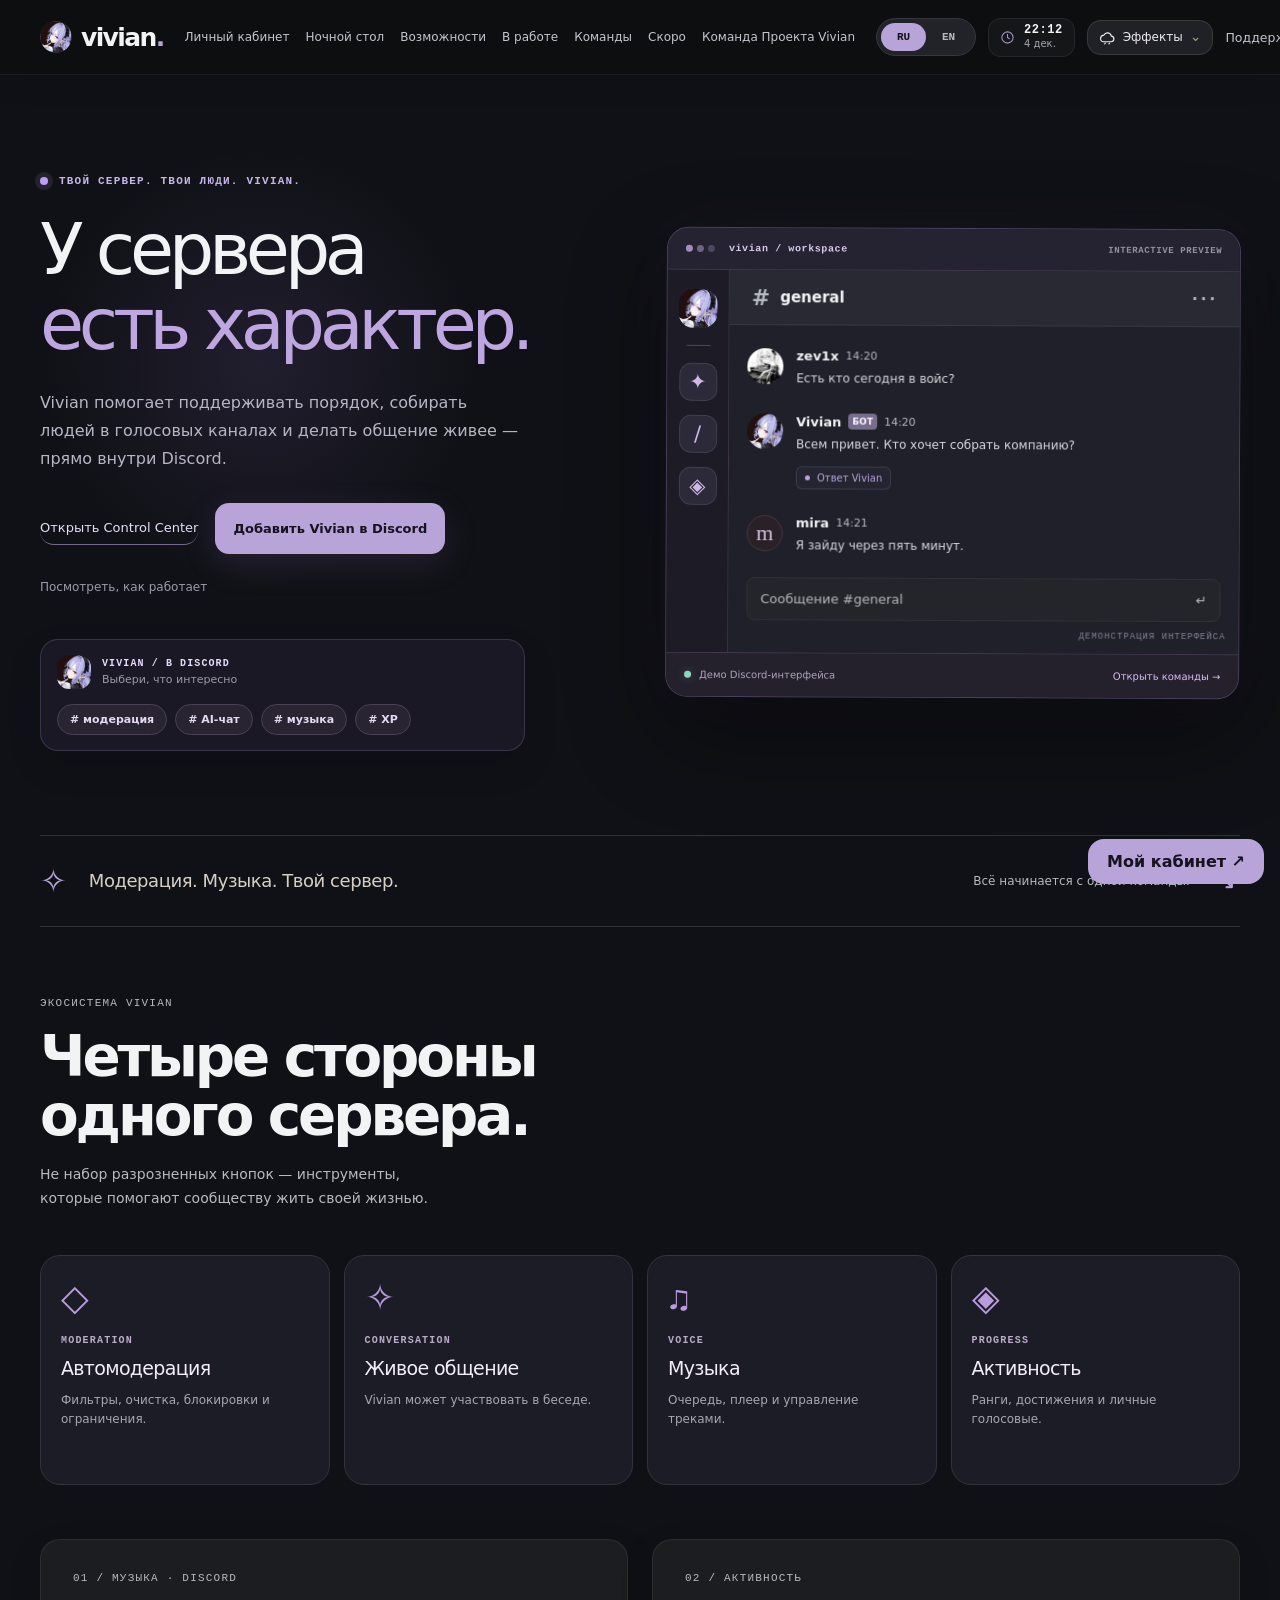
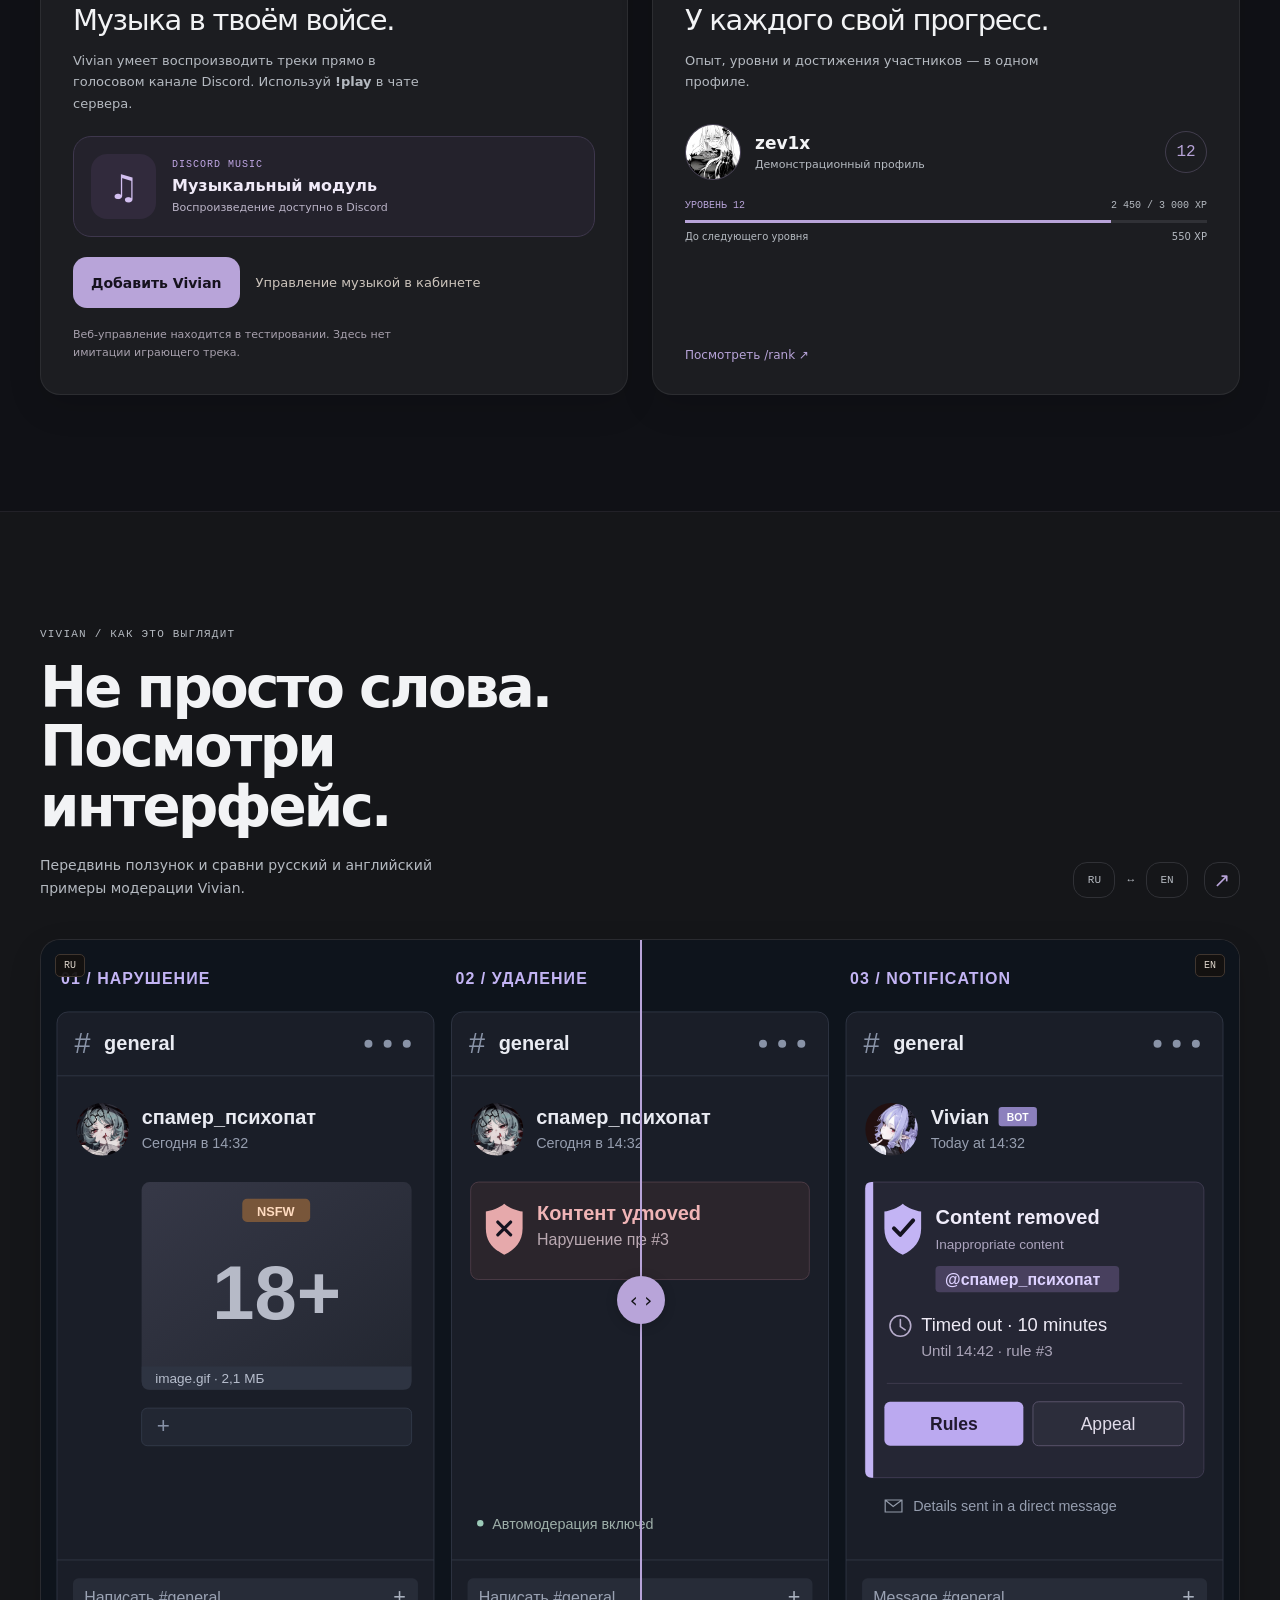
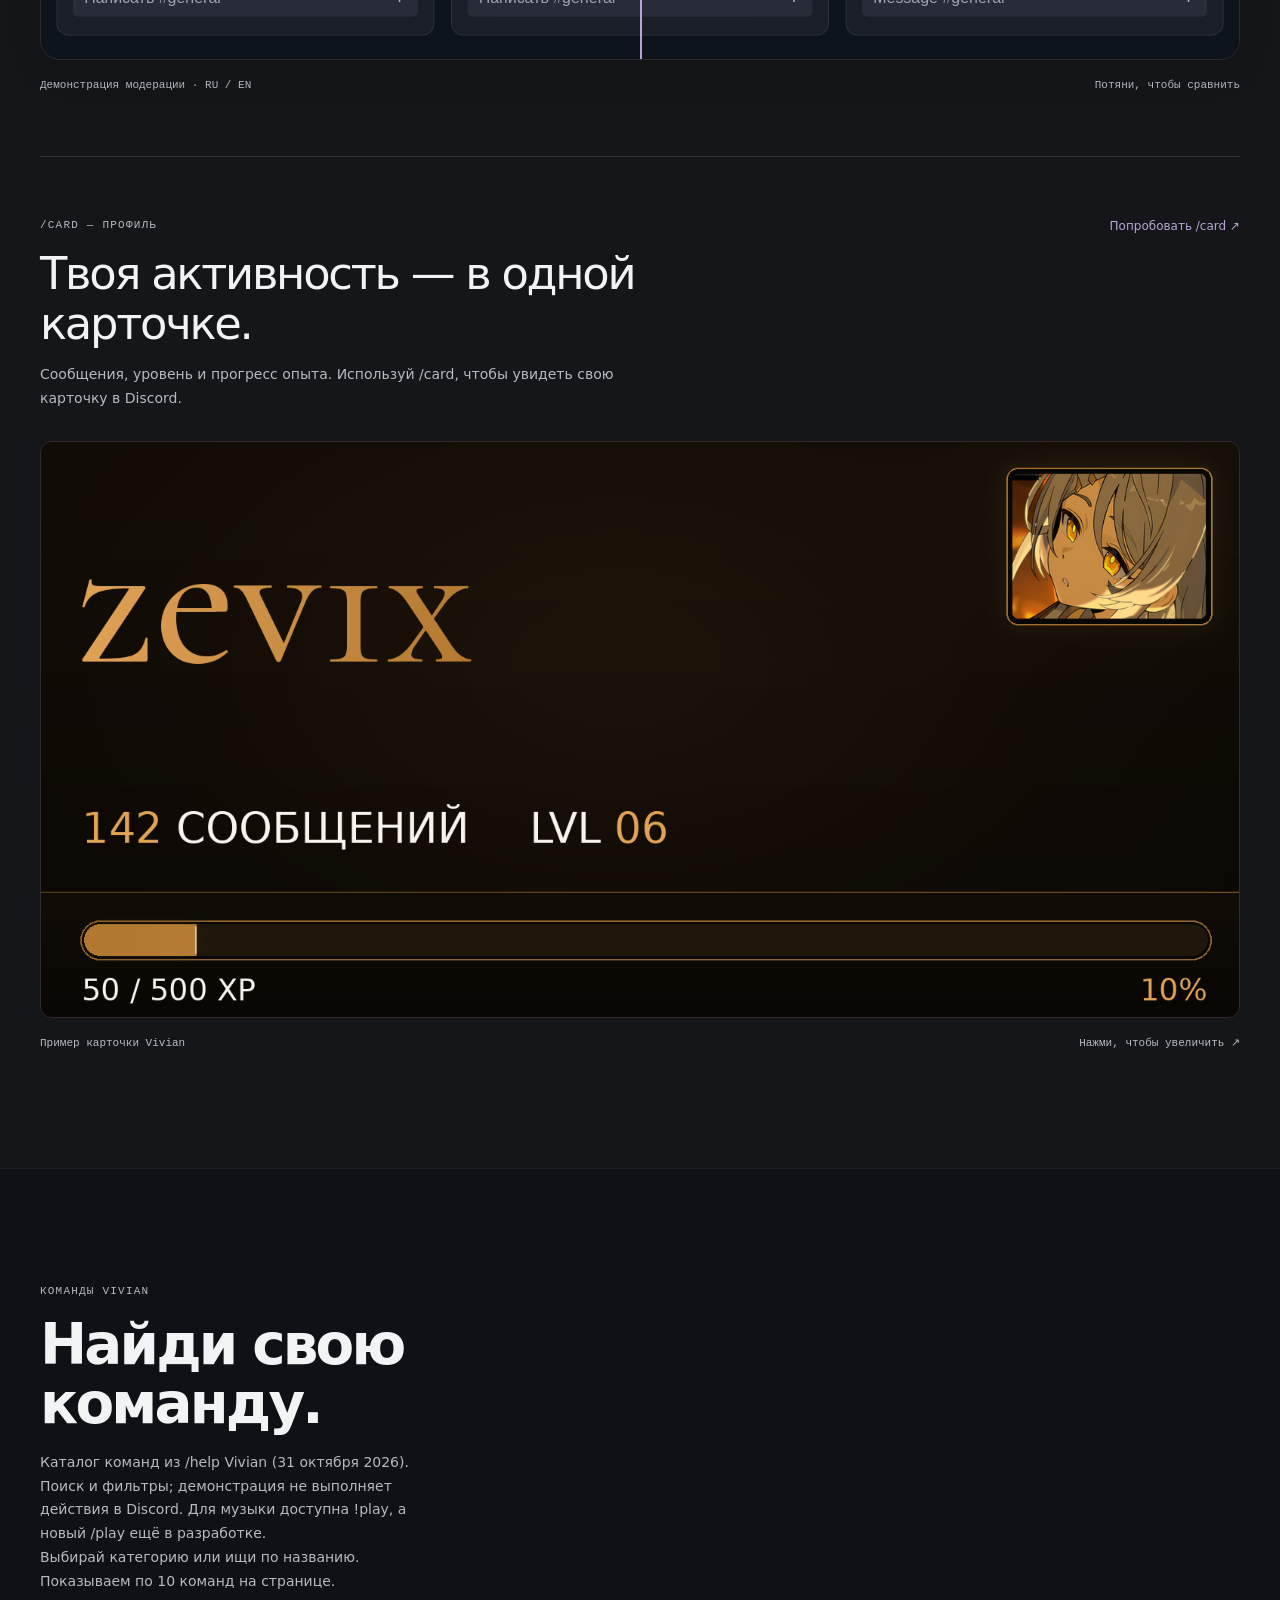
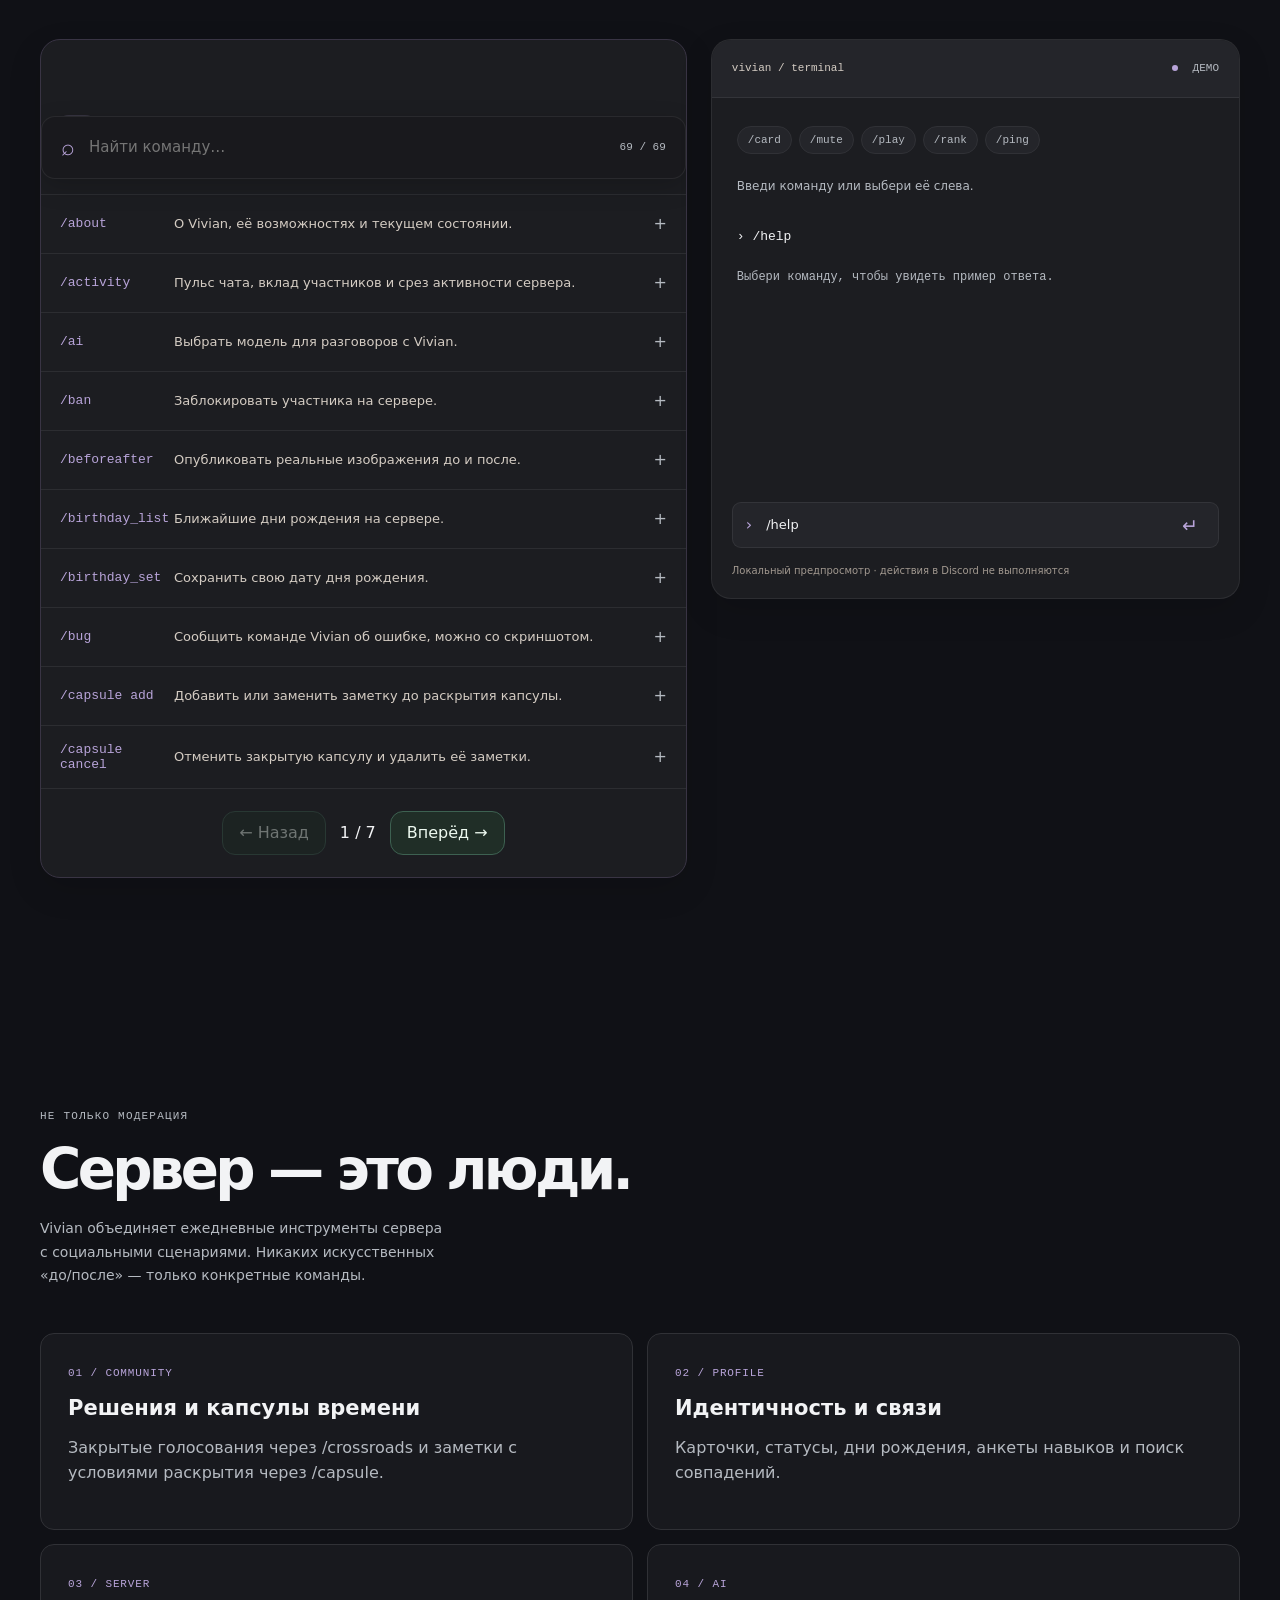
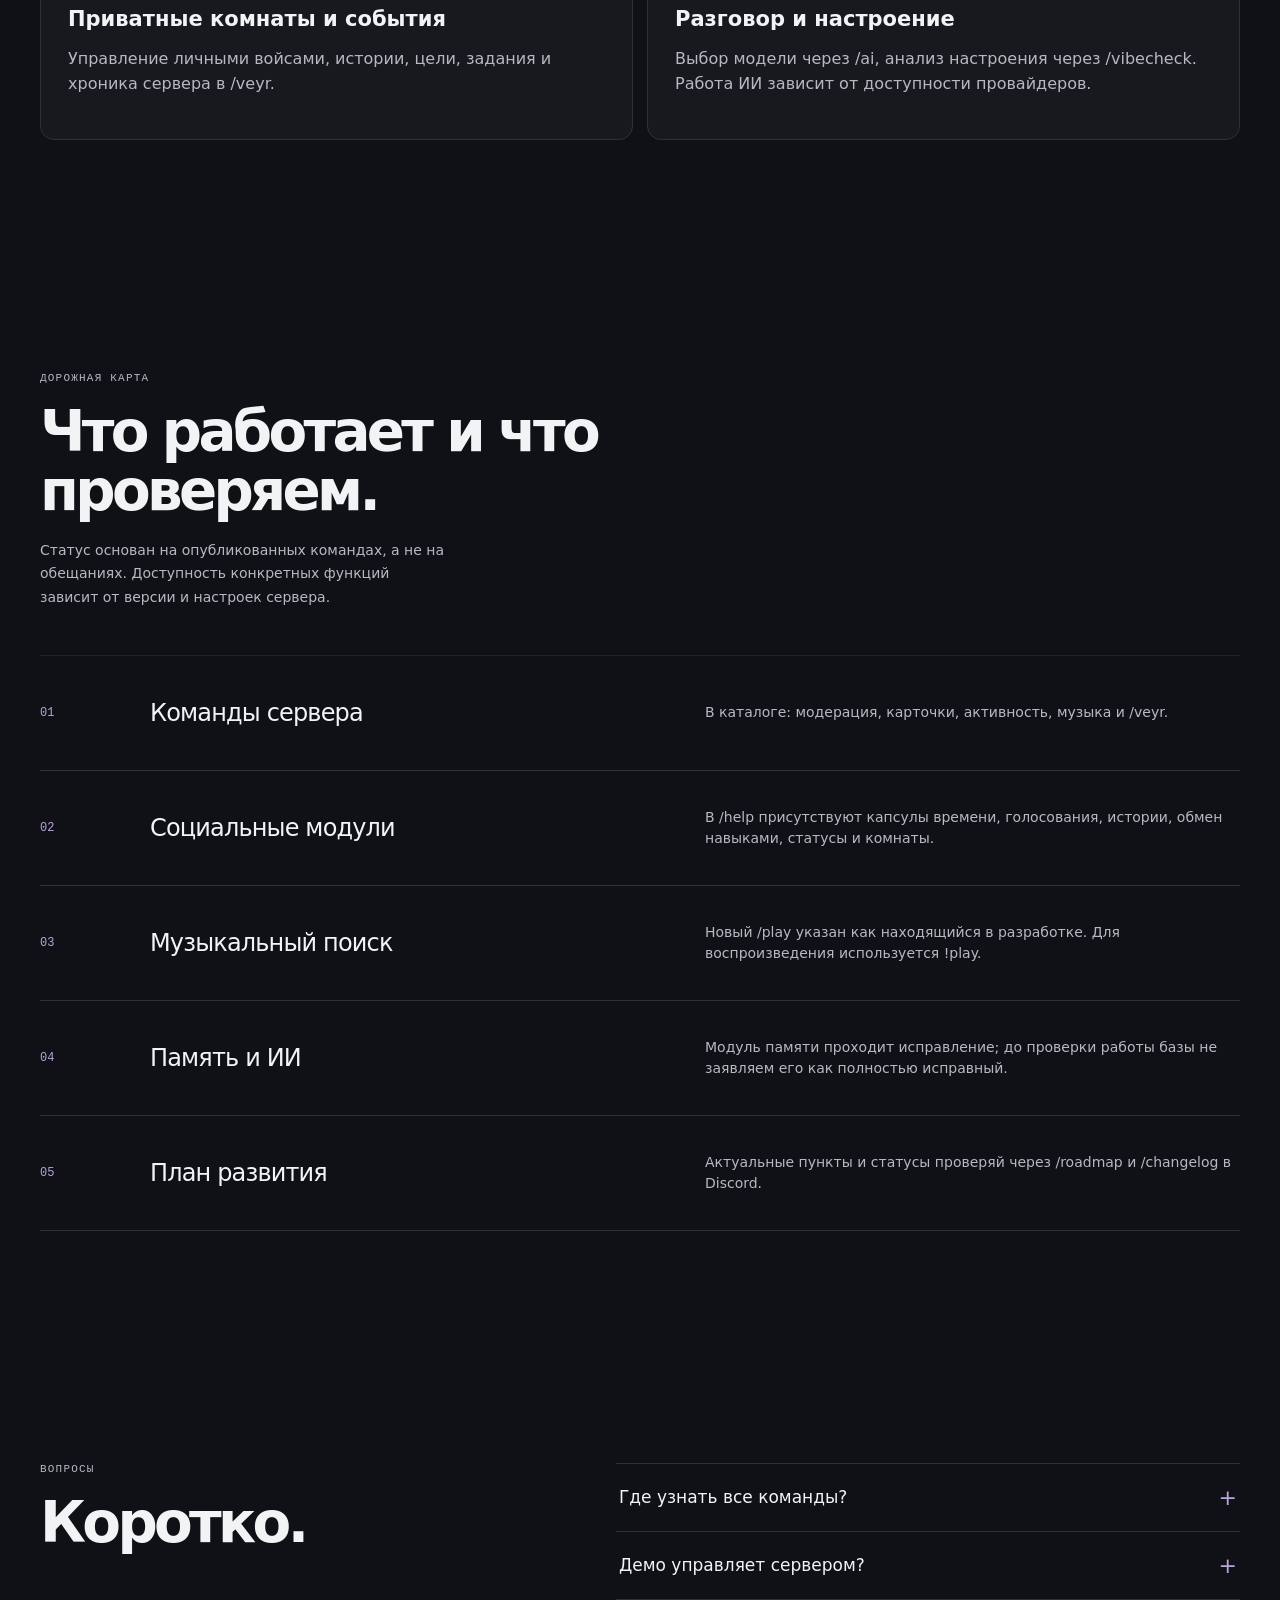
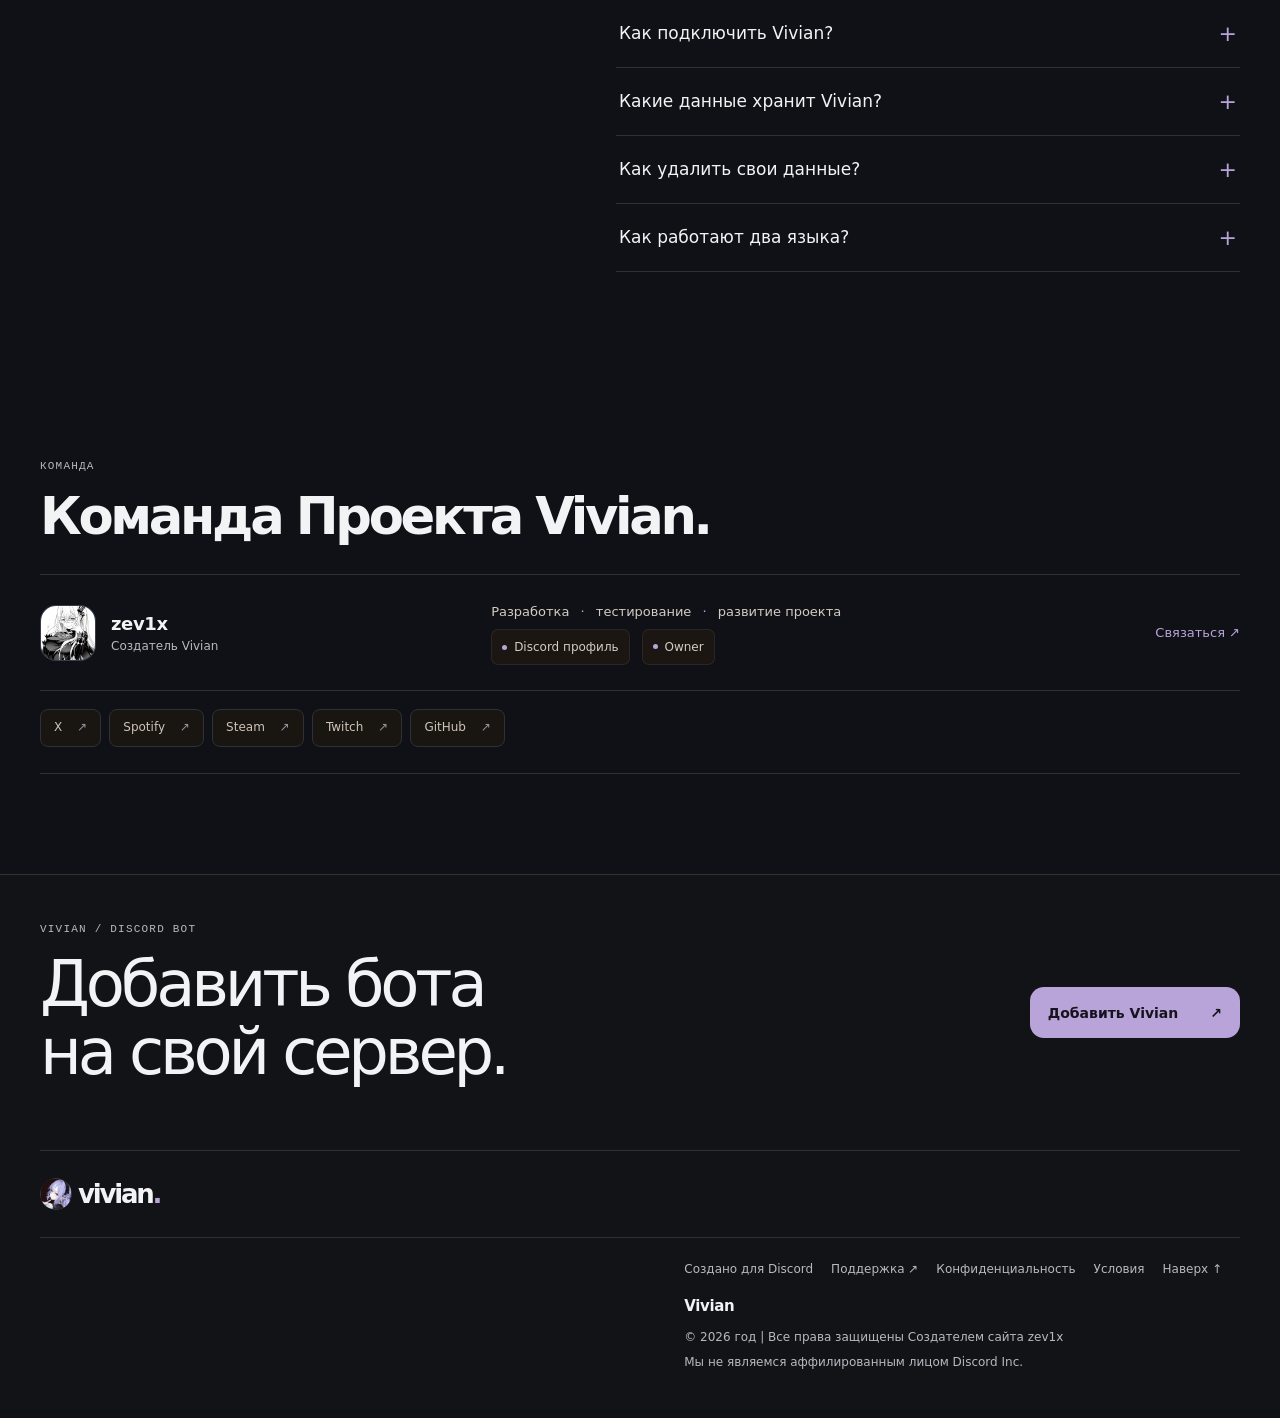
<file: site/index.html>
<!DOCTYPE html>

<html lang="ru"><head><meta charset="utf-8"/><meta content="width=device-width, initial-scale=1" name="viewport"/><meta content="#0e0d0c" name="theme-color"/><title>Vivian — Discord-бот</title><meta content="Vivian: общение, модерация, музыка, активность и команды." name="description"/><meta content="website" property="og:type"/><meta content="Vivian — Discord-бот" property="og:title"/><meta content="Vivian: общение, модерация, музыка, активность и команды." property="og:description"/><meta content="https://vivian.lat/vivian-card.png" property="og:image"/><meta content="summary_large_image" name="twitter:card"/><link href="styles.css" rel="stylesheet"/><link href="theme.css" rel="stylesheet"/><link href="vivian-avatar.png" rel="icon" type="image/png"/><link href="https://vivian.lat/" rel="canonical"/><meta content="https://vivian.lat/" property="og:url"/><meta content="ru_RU" property="og:locale"/><link href="web2.css" rel="stylesheet"/><link href="web2-ui.css" rel="stylesheet"/><link href="vivian-2.3.css?v=2.5" rel="stylesheet"/><link href="site-clock.css?v=2.6" rel="stylesheet"/><link href="vivian-2.7-motion.css?v=2.7" rel="stylesheet"/><link href="vivian-3.1-fixes.css?v=3.1" rel="stylesheet"/><link href="vivian-original.css?v=3.3" rel="stylesheet"/><script src="config.js"></script></head><body>
<canvas aria-hidden="true" class="weather-canvas" hidden="" id="weather-canvas"></canvas>
<header class="header"><div class="shell header-inner"><a class="brand" href="#top"><span class="mark"><img alt="" height="32" loading="lazy" src="vivian-avatar.png" width="32"/></span><span>vivian<span class="brand-period">.</span></span></a><nav aria-label="Разделы" class="nav"><a href="dashboard.html">Личный кабинет</a><a href="social.html">Ночной стол</a><a href="#capabilities">Возможности</a><a href="#preview">В работе</a><a href="#commands">Команды</a><a href="#roadmap">Скоро</a><a href="#team">Команда Проекта Vivian</a></nav><div class="header-right"><div aria-label="Язык сайта" class="language-switch" data-language="ru" id="language-switch" role="group"><span aria-hidden="true" class="language-thumb"></span><button aria-pressed="true" data-lang="ru" lang="ru" type="button">RU</button><button aria-pressed="false" data-lang="en" lang="en" type="button">EN</button></div><div aria-label="Локальные дата и время" class="site-time-pill site-clock" title="Время по настройкам устройства"><svg aria-hidden="true" class="site-clock-icon" fill="none" height="15" stroke="currentColor" stroke-linecap="round" stroke-linejoin="round" stroke-width="1.7" viewbox="0 0 24 24" width="15" xmlns="http://www.w3.org/2000/svg"><circle cx="12" cy="12" r="9"></circle><path d="M12 7v5l3 2"></path></svg><span class="site-clock-text"><time class="site-time-value" data-site-time="">--:--</time><span class="site-time-date" data-site-date="">—</span></span></div><div class="weather-control" id="weather-control">
<button aria-controls="weather-panel" aria-expanded="false" aria-label="Настройки фоновых эффектов" class="weather-trigger" id="weather-trigger" title="Фоновые эффекты" type="button">
<svg aria-hidden="true" class="weather-trigger-icon" fill="none" height="17" stroke="currentColor" stroke-linecap="round" stroke-linejoin="round" stroke-width="1.6" viewbox="0 0 24 24" width="17"><path d="M6 18h11a4 4 0 0 0 .4-7.98A5.5 5.5 0 0 0 7 8.6 4.75 4.75 0 0 0 6 18Z"></path><path d="m8 21 1-1m5 1 1-1"></path></svg>
<span class="weather-trigger-label">Эффекты</span><span aria-hidden="true" class="weather-caret">⌄</span></button>
<div class="weather-panel" hidden="" id="weather-panel">
<div class="weather-panel-heading">ФОН САЙТА</div>
<button aria-pressed="true" class="weather-option" data-weather="off" type="button"><span aria-hidden="true" class="weather-option-icon">○</span>Выключено<span aria-hidden="true" class="weather-option-check">✓</span></button>
<button aria-pressed="false" class="weather-option" data-weather="snow" type="button"><span aria-hidden="true" class="weather-option-icon">✳</span>Снег<span aria-hidden="true" class="weather-option-check">✓</span></button>
<button aria-pressed="false" class="weather-option" data-weather="rain" type="button"><span aria-hidden="true" class="weather-option-icon">╱</span>Дождь<span aria-hidden="true" class="weather-option-check">✓</span></button>
<div class="weather-panel-note">Выбор сохранится на этом устройстве</div>
</div></div><a class="subtle-link" href="https://discord.gg/d9XwE4tsXc" rel="noreferrer" target="_blank">Поддержка</a><a class="small-cta nav-invite-cta" data-invite="" href="https://discord.com/oauth2/authorize?client_id=1553826513474945114" rel="noreferrer" target="_blank">Добавить Vivian</a><details class="mobile-nav"><summary aria-label="Открыть меню"><span class="mobile-icon">☰</span></summary><div><a href="#capabilities">Возможности</a><a href="#preview">В работе</a><a href="#commands">Команды</a><a href="#roadmap">Скоро</a><a href="#team">Команда Проекта Vivian</a><a href="https://discord.gg/d9XwE4tsXc" rel="noreferrer" target="_blank">Поддержка</a><a class="mobile-invite" data-invite="" href="https://discord.com/oauth2/authorize?client_id=1553826513474945114" rel="noreferrer" target="_blank">Добавить Vivian</a></div></details><a class="web2-header-link" href="social.html">Ночной стол</a></div></div></header>
<main><section class="hero shell vivian-hero" id="top"><div class="hero-main"><div class="eyebrow"><span class="live-dot"></span><span class="hero-eyebrow-copy">ТВОЙ СЕРВЕР. ТВОИ ЛЮДИ. VIVIAN.</span></div><h1><span class="hero-title-line">У сервера</span><em class="hero-title-line">есть характер.</em></h1><p>Vivian помогает поддерживать порядок, собирать людей в голосовых каналах и делать общение живее — прямо внутри Discord.</p><div class="hero-actions"><a class="plain-btn hero-dashboard-link" href="/auth/discord">Открыть Control Center</a><a class="primary-btn hero-invite" data-invite="" href="https://discord.com/oauth2/authorize?client_id=1553826513474945114" rel="noreferrer" target="_blank">Добавить Vivian в Discord</a><a class="plain-btn hero-preview-link" href="#preview">Посмотреть, как работает</a></div><div aria-label="Быстрые разделы Vivian" class="hero-command-dock"><div class="dock-label"><img alt="Аватар Vivian" height="34" src="vivian-avatar.png" width="34"/><span><strong>VIVIAN / В DISCORD</strong><small>Выбери, что интересно</small></span></div><div class="dock-actions"><a data-command-category="Модерация" href="#commands"># модерация</a><a data-command-category="ИИ" href="#commands"># AI-чат</a><a data-command-category="Музыка" href="#commands"># музыка</a><a data-command-category="Активность" href="#commands"># XP</a></div></div></div>
<div class="hero-demo vivian-app-demo"><div class="vivian-window"><div class="vivian-window-title"><span class="window-signal"><i></i><i></i><i></i></span><span>vivian / workspace</span><span class="window-preview-label">INTERACTIVE PREVIEW</span></div><div class="vivian-window-body"><aside aria-label="Разделы демонстрации" class="vivian-app-rail"><img alt="Vivian" class="rail-bot" height="43" src="vivian-avatar.png" width="43"/><span class="rail-line"></span><a aria-label="Возможности" href="#capabilities" title="Возможности">✦</a><a aria-label="Команды" href="#commands" title="Команды">/</a><a aria-label="Личный кабинет" href="dashboard.html" title="Личный кабинет">◈</a></aside><div class="chat-shell"><div class="chat-top"><span class="hash">#</span><span>general</span><span class="chat-right">···</span></div><div class="chat-rows"><div class="chat-line"><img alt="" class="round-avatar" loading="lazy" src="zev1x-avatar.png"/><div><div class="name-line"><b>zev1x</b><time>14:20</time></div><p>Есть кто сегодня в войс?</p></div></div><div class="chat-line"><img alt="" class="round-avatar" loading="lazy" src="vivian-avatar.png"/><div><div class="name-line"><b>Vivian</b><span class="bot-label">БОТ</span><time>14:20</time></div><p>Всем привет. Кто хочет собрать компанию?</p><div class="inline-tag"><span class="dot"></span> Ответ Vivian</div></div></div><div class="chat-line"><div aria-hidden="true" class="chat-initial">m</div><div><div class="name-line"><b>mira</b><time>14:21</time></div><p>Я зайду через пять минут.</p></div></div></div><div class="chat-footer">Сообщение #general <span>↵</span></div><div class="mock-watermark">ДЕМОНСТРАЦИЯ ИНТЕРФЕЙСА</div></div></div><div class="vivian-window-status"><span><i class="status-light"></i> Демо Discord-интерфейса</span><a href="#commands">Открыть команды <span aria-hidden="true">→</span></a></div></div></div></section>
<div class="bot-strip shell"><span aria-hidden="true" class="strip-star">✧</span><p>Модерация. Музыка. Твой сервер.</p><span>Всё начинается с одной команды.</span><a aria-label="Команды" href="#commands">↘</a></div><section class="shell section features-section vivian-features" id="capabilities"><div class="section-intro"><div class="index-label">ЭКОСИСТЕМА VIVIAN</div><h2>Четыре стороны одного сервера.</h2><p>Не набор разрозненных кнопок — инструменты, которые помогают сообществу жить своей жизнью.</p></div><div class="feature-table"><div class="feature-row vivian-feature-tile vf-1" data-tile="1"><span aria-hidden="true" class="feature-symbol">◇</span><span class="feat-no">MODERATION</span><h3>Автомодерация</h3><p>Фильтры, очистка, блокировки и ограничения.</p><span class="feat-arrow">↗</span></div><div class="feature-row vivian-feature-tile vf-2" data-tile="2"><span aria-hidden="true" class="feature-symbol">✧</span><span class="feat-no">CONVERSATION</span><h3>Живое общение</h3><p>Vivian может участвовать в беседе.</p><span class="feat-arrow">↗</span></div><div class="feature-row vivian-feature-tile vf-3" data-tile="3"><span aria-hidden="true" class="feature-symbol">♫</span><span class="feat-no">VOICE</span><h3>Музыка</h3><p>Очередь, плеер и управление треками.</p><span class="feat-arrow">↗</span></div><div class="feature-row vivian-feature-tile vf-4" data-tile="4"><span aria-hidden="true" class="feature-symbol">◈</span><span class="feat-no">PROGRESS</span><h3>Активность</h3><p>Ранги, достижения и личные голосовые.</p><span class="feat-arrow">↗</span></div></div><div class="bot-extras"><article class="extra-card music-card" id="web-music"><div class="index-label">01 / МУЗЫКА · DISCORD</div><h3>Музыка в твоём войсе.</h3><p>Vivian умеет воспроизводить треки прямо в голосовом канале Discord. Используй <strong>!play</strong> в чате сервера.</p><div aria-label="Демонстрация музыкальной функции" class="music-showcase"><div aria-hidden="true" class="music-showcase-icon">♫</div><div><span class="music-showcase-label">DISCORD MUSIC</span><strong>Музыкальный модуль</strong><small>Воспроизведение доступно в Discord</small></div></div><div class="music-showcase-actions"><a class="primary-btn" href="https://discord.com/oauth2/authorize?client_id=1553826513474945114" rel="noopener noreferrer" target="_blank">Добавить Vivian</a><a class="plain-btn" href="dashboard.html#music">Управление музыкой в кабинете</a></div><p class="music-availability-note">Веб-управление находится в тестировании. Здесь нет имитации играющего трека.</p></article><article class="extra-card rank-card"><div class="index-label">02 / АКТИВНОСТЬ</div><h3>У каждого свой прогресс.</h3><p>Опыт, уровни и достижения участников — в одном профиле.</p><div class="rank-preview"><img alt="Аватар zev1x" loading="lazy" src="zev1x-avatar.png"/><div><strong>zev1x</strong><span>Демонстрационный профиль</span></div><span class="rank-level">12</span></div><div class="rank-meta"><span>УРОВЕНЬ 12</span><span>2 450 / 3 000 XP</span></div><div class="rank-progress"><span></span></div><div class="rank-next">До следующего уровня <b>550 XP</b></div><button class="extra-action" data-quick="/rank @zev1x" type="button">Посмотреть /rank ↗</button></article></div></section>
<section class="section work-section" id="preview"><div class="shell"><div class="preview-heading"><div class="section-intro work-intro"><div class="index-label">VIVIAN / КАК ЭТО ВЫГЛЯДИТ</div><h2>Не просто слова. Посмотри интерфейс.</h2><p>Передвинь ползунок и сравни русский и английский примеры модерации Vivian.</p></div><div class="preview-controls"><div class="preview-presets"><button data-preview-language="ru" lang="ru" type="button">RU</button><span aria-hidden="true">↔</span><button data-preview-language="en" lang="en" type="button">EN</button></div><button aria-label="Увеличить пример модерации" class="image-expand" id="open-image" type="button">↗</button></div></div><div class="preview-compare" id="preview-compare" style="--image-split:50%"><img alt="Пример модерации Vivian на русском" class="preview-image-ru" height="900" loading="lazy" src="moderation-ru.svg" width="1500"/><img alt="Пример модерации Vivian на английском" class="preview-image-en" height="900" loading="lazy" src="moderation-en.svg" width="1500"/><div aria-hidden="true" class="preview-divider" id="preview-divider"><span>‹ ›</span></div><input aria-label="Сравнение примеров на русском и английском" class="preview-range" id="preview-range" max="100" min="0" type="range" value="50"/><span aria-hidden="true" class="preview-language-label label-ru">RU</span><span aria-hidden="true" class="preview-language-label label-en">EN</span></div><div class="work-caption"><span>Демонстрация модерации · RU / EN</span><span>Потяни, чтобы сравнить</span></div><article aria-labelledby="profile-card-title" class="card-feature" id="card-preview"><div class="card-feature-heading"><div class="card-feature-copy"><div class="index-label">/CARD — ПРОФИЛЬ</div><h3 id="profile-card-title">Твоя активность — в одной карточке.</h3><p>Сообщения, уровень и прогресс опыта. Используй /card, чтобы увидеть свою карточку в Discord.</p></div><button class="extra-action" data-quick="/card" type="button">Попробовать /card ↗</button></div><button aria-label="Увеличить карточку Vivian" class="card-frame" data-open-card="" type="button"><img alt="Карточка Vivian: сообщения, уровень и опыт" height="762" loading="lazy" src="vivian-card.png" width="1586"/></button><div class="work-caption"><span>Пример карточки Vivian</span><span>Нажми, чтобы увеличить ↗</span></div></article></div><dialog aria-label="Карточка профиля Vivian" class="image-dialog card-dialog" id="card-dialog"><button class="dialog-close" id="close-card" type="button">Закрыть ×</button><img alt="Карточка Vivian: сообщения, уровень и опыт" height="762" src="vivian-card.png" width="1586"/></dialog><dialog aria-label="Полноэкранный пример модерации Vivian" class="image-dialog" id="image-dialog"><button class="dialog-close" id="close-image" type="button">Закрыть ×</button><img alt="Полноэкранный пример модерации Vivian" height="900" id="dialog-preview-image" src="moderation-ru.svg" width="1500"/></dialog></section>
<section class="section shell commands-section" id="commands"><div class="section-intro"><div class="index-label">КОМАНДЫ VIVIAN</div><h2>Найди свою команду.</h2><p>Каталог команд из /help Vivian (31 октября 2026). Поиск и фильтры; демонстрация не выполняет действия в Discord. Для музыки доступна !play, а новый /play ещё в разработке.</p><p class="muted">Выбирай категорию или ищи по названию. Показываем по 10 команд на странице.</p></div><div class="command-layout"><div class="command-browser"><div class="command-search"><span>⌕</span><input aria-label="Поиск команд Vivian" id="command-query" placeholder="Найти команду…" type="search"/><small id="command-count">69 / 69</small></div><div aria-label="Категории команд" class="category-tabs"><button aria-pressed="true" class="active" data-group="Все" type="button">Все</button><button aria-pressed="false" class="" data-group="Общее" type="button">Общее</button><button aria-pressed="false" class="" data-group="Модерация" type="button">Модерация</button><button aria-pressed="false" class="" data-group="Музыка" type="button">Музыка</button><button aria-pressed="false" class="" data-group="Активность" type="button">Активность</button><button aria-pressed="false" class="" data-group="ИИ" type="button">ИИ</button><button aria-pressed="false" class="" data-group="Сообщество" type="button">Сообщество</button><button aria-pressed="false" class="" data-group="Приватные комнаты" type="button">Приватные комнаты</button><button aria-pressed="false" class="" data-group="Система" type="button">Система</button></div><div class="command-list" id="command-list"><details class="command-item" data-category="Общее"><summary><code>/about</code><span>О Vivian, её возможностях и текущем состоянии.</span><span class="item-plus">+</span></summary><p>О Vivian, её возможностях и текущем состоянии. <button class="try-command" data-try="/about" type="button">Попробовать ↗</button></p></details><details class="command-item" data-category="Активность"><summary><code>/activity</code><span>Пульс чата, вклад участников и срез активности сервера.</span><span class="item-plus">+</span></summary><p>Пульс чата, вклад участников и срез активности сервера. <button class="try-command" data-try="/activity" type="button">Попробовать ↗</button></p></details><details class="command-item" data-category="ИИ"><summary><code>/ai</code><span>Выбрать модель для разговоров с Vivian.</span><span class="item-plus">+</span></summary><p>Выбрать модель для разговоров с Vivian. <button class="try-command" data-try="/ai" type="button">Попробовать ↗</button></p></details><details class="command-item" data-category="Модерация"><summary><code>/ban</code><span>Заблокировать участника на сервере.</span><span class="item-plus">+</span></summary><p>Заблокировать участника на сервере. <button class="try-command" data-try="/ban" type="button">Попробовать ↗</button></p></details><details class="command-item" data-category="Сообщество"><summary><code>/beforeafter</code><span>Опубликовать реальные изображения до и после.</span><span class="item-plus">+</span></summary><p>Опубликовать реальные изображения до и после. <button class="try-command" data-try="/beforeafter" type="button">Попробовать ↗</button></p></details><details class="command-item" data-category="Сообщество"><summary><code>/birthday_list</code><span>Ближайшие дни рождения на сервере.</span><span class="item-plus">+</span></summary><p>Ближайшие дни рождения на сервере. <button class="try-command" data-try="/birthday_list" type="button">Попробовать ↗</button></p></details><details class="command-item" data-category="Сообщество"><summary><code>/birthday_set</code><span>Сохранить свою дату дня рождения.</span><span class="item-plus">+</span></summary><p>Сохранить свою дату дня рождения. <button class="try-command" data-try="/birthday_set" type="button">Попробовать ↗</button></p></details><details class="command-item" data-category="Общее"><summary><code>/bug</code><span>Сообщить команде Vivian об ошибке, можно со скриншотом.</span><span class="item-plus">+</span></summary><p>Сообщить команде Vivian об ошибке, можно со скриншотом. <button class="try-command" data-try="/bug" type="button">Попробовать ↗</button></p></details><details class="command-item" data-category="Сообщество"><summary><code>/capsule add</code><span>Добавить или заменить заметку до раскрытия капсулы.</span><span class="item-plus">+</span></summary><p>Добавить или заменить заметку до раскрытия капсулы. <button class="try-command" data-try="/capsule add" type="button">Попробовать ↗</button></p></details><details class="command-item" data-category="Сообщество"><summary><code>/capsule cancel</code><span>Отменить закрытую капсулу и удалить её заметки.</span><span class="item-plus">+</span></summary><p>Отменить закрытую капсулу и удалить её заметки. <button class="try-command" data-try="/capsule cancel" type="button">Попробовать ↗</button></p></details><details class="command-item" data-category="Сообщество" hidden=""><summary><code>/capsule create</code><span>Создать капсулу с дедлайном и порогом участников.</span><span class="item-plus">+</span></summary><p>Создать капсулу с дедлайном и порогом участников. <button class="try-command" data-try="/capsule create" type="button">Попробовать ↗</button></p></details><details class="command-item" data-category="Сообщество" hidden=""><summary><code>/capsule list</code><span>Показать десять последних капсул канала.</span><span class="item-plus">+</span></summary><p>Показать десять последних капсул канала. <button class="try-command" data-try="/capsule list" type="button">Попробовать ↗</button></p></details><details class="command-item" data-category="Сообщество" hidden=""><summary><code>/capsule open</code><span>Открыть готовую капсулу или проверить условия раскрытия.</span><span class="item-plus">+</span></summary><p>Открыть готовую капсулу или проверить условия раскрытия. <button class="try-command" data-try="/capsule open" type="button">Попробовать ↗</button></p></details><details class="command-item" data-category="Активность" hidden=""><summary><code>/card</code><span>Карточка участника</span><span class="item-plus">+</span></summary><p>Карточка участника: аватар, уровень, XP, статистика и достижения. <button class="try-command" data-try="/card" type="button">Попробовать ↗</button></p></details><details class="command-item" data-category="Система" hidden=""><summary><code>/changelog</code><span>Журнал изменений Vivian с указанием версий.</span><span class="item-plus">+</span></summary><p>Журнал изменений Vivian с указанием версий. <button class="try-command" data-try="/changelog" type="button">Попробовать ↗</button></p></details><details class="command-item" data-category="Модерация" hidden=""><summary><code>/clear</code><span>Удалить недавние сообщения из текущего канала.</span><span class="item-plus">+</span></summary><p>Удалить недавние сообщения из текущего канала. <button class="try-command" data-try="/clear" type="button">Попробовать ↗</button></p></details><details class="command-item" data-category="Активность" hidden=""><summary><code>/crad</code><span>Псевдоним команды /card.</span><span class="item-plus">+</span></summary><p>Псевдоним команды /card. <button class="try-command" data-try="/crad" type="button">Попробовать ↗</button></p></details><details class="command-item" data-category="Сообщество" hidden=""><summary><code>/crossroads ballot</code><span>Посмотреть варианты решения без раскрытия голосов.</span><span class="item-plus">+</span></summary><p>Посмотреть варианты решения без раскрытия голосов. <button class="try-command" data-try="/crossroads ballot" type="button">Попробовать ↗</button></p></details><details class="command-item" data-category="Сообщество" hidden=""><summary><code>/crossroads cancel</code><span>Отменить открытое решение и удалить его голосования.</span><span class="item-plus">+</span></summary><p>Отменить открытое решение и удалить его голосования. <button class="try-command" data-try="/crossroads cancel" type="button">Попробовать ↗</button></p></details><details class="command-item" data-category="Сообщество" hidden=""><summary><code>/crossroads create</code><span>Создать закрытое голосование с последующим анализом резу</span><span class="item-plus">+</span></summary><p>Создать закрытое голосование с последующим анализом результата. <button class="try-command" data-try="/crossroads create" type="button">Попробовать ↗</button></p></details><details class="command-item" data-category="Сообщество" hidden=""><summary><code>/crossroads history</code><span>История решений канала и ожидающих итогов.</span><span class="item-plus">+</span></summary><p>История решений канала и ожидающих итогов. <button class="try-command" data-try="/crossroads history" type="button">Попробовать ↗</button></p></details><details class="command-item" data-category="Сообщество" hidden=""><summary><code>/crossroads outcome</code><span>Зафиксировать результат после даты проверки.</span><span class="item-plus">+</span></summary><p>Зафиксировать результат после даты проверки. <button class="try-command" data-try="/crossroads outcome" type="button">Попробовать ↗</button></p></details><details class="command-item" data-category="Сообщество" hidden=""><summary><code>/crossroads results</code><span>Показать анонимные результаты и итог после дедлайна.</span><span class="item-plus">+</span></summary><p>Показать анонимные результаты и итог после дедлайна. <button class="try-command" data-try="/crossroads results" type="button">Попробовать ↗</button></p></details><details class="command-item" data-category="Сообщество" hidden=""><summary><code>/crossroads vote</code><span>Проголосовать или изменить тайный голос до дедлайна.</span><span class="item-plus">+</span></summary><p>Проголосовать или изменить тайный голос до дедлайна. <button class="try-command" data-try="/crossroads vote" type="button">Попробовать ↗</button></p></details><details class="command-item" data-category="Система" hidden=""><summary><code>/deploy</code><span>Проверить подтверждение запуска новой версии Vivian.</span><span class="item-plus">+</span></summary><p>Проверить подтверждение запуска новой версии Vivian. <button class="try-command" data-try="/deploy" type="button">Попробовать ↗</button></p></details><details class="command-item" data-category="Сообщество" hidden=""><summary><code>/exchange matches</code><span>Найти взаимные совпадения навыков участников канала.</span><span class="item-plus">+</span></summary><p>Найти взаимные совпадения навыков участников канала. <button class="try-command" data-try="/exchange matches" type="button">Попробовать ↗</button></p></details><details class="command-item" data-category="Сообщество" hidden=""><summary><code>/exchange pause</code><span>Скрыть свой профиль из поиска совпадений.</span><span class="item-plus">+</span></summary><p>Скрыть свой профиль из поиска совпадений. <button class="try-command" data-try="/exchange pause" type="button">Попробовать ↗</button></p></details><details class="command-item" data-category="Сообщество" hidden=""><summary><code>/exchange profile</code><span>Опубликовать навыки и сведения о себе для поиска совпаде</span><span class="item-plus">+</span></summary><p>Опубликовать навыки и сведения о себе для поиска совпадений. <button class="try-command" data-try="/exchange profile" type="button">Попробовать ↗</button></p></details><details class="command-item" data-category="Сообщество" hidden=""><summary><code>/exchange remove</code><span>Удалить профиль обмена навыками для этого канала.</span><span class="item-plus">+</span></summary><p>Удалить профиль обмена навыками для этого канала. <button class="try-command" data-try="/exchange remove" type="button">Попробовать ↗</button></p></details><details class="command-item" data-category="Сообщество" hidden=""><summary><code>/exchange show</code><span>Показать свой профиль обмена навыками.</span><span class="item-plus">+</span></summary><p>Показать свой профиль обмена навыками. <button class="try-command" data-try="/exchange show" type="button">Попробовать ↗</button></p></details><details class="command-item" data-category="Общее" hidden=""><summary><code>/feedback_status</code><span>Статус отправленной ошибки или предложения.</span><span class="item-plus">+</span></summary><p>Статус отправленной ошибки или предложения. <button class="try-command" data-try="/feedback_status" type="button">Попробовать ↗</button></p></details><details class="command-item" data-category="Общее" hidden=""><summary><code>/help</code><span>Посмотреть команды Vivian и их краткие описания.</span><span class="item-plus">+</span></summary><p>Посмотреть команды Vivian и их краткие описания. <button class="try-command" data-try="/help" type="button">Попробовать ↗</button></p></details><details class="command-item" data-category="Модерация" hidden=""><summary><code>/kick</code><span>Удалить участника с сервера без блокировки повторного вх</span><span class="item-plus">+</span></summary><p>Удалить участника с сервера без блокировки повторного входа. <button class="try-command" data-try="/kick" type="button">Попробовать ↗</button></p></details><details class="command-item" data-category="Модерация" hidden=""><summary><code>/lock</code><span>Запретить обычным участникам отправлять сообщения в кана</span><span class="item-plus">+</span></summary><p>Запретить обычным участникам отправлять сообщения в канале. <button class="try-command" data-try="/lock" type="button">Попробовать ↗</button></p></details><details class="command-item" data-category="Музыка" hidden=""><summary><code>/loop</code><span>Включить или выключить повтор текущего трека.</span><span class="item-plus">+</span></summary><p>Включить или выключить повтор текущего трека. <button class="try-command" data-try="/loop" type="button">Попробовать ↗</button></p></details><details class="command-item" data-category="Сообщество" hidden=""><summary><code>/memories_now</code><span>Опубликовать воспоминание дня прямо сейчас.</span><span class="item-plus">+</span></summary><p>Опубликовать воспоминание дня прямо сейчас. <button class="try-command" data-try="/memories_now" type="button">Попробовать ↗</button></p></details><details class="command-item" data-category="Музыка" hidden=""><summary><code>/pause</code><span>Приостановить текущий трек.</span><span class="item-plus">+</span></summary><p>Приостановить текущий трек. <button class="try-command" data-try="/pause" type="button">Попробовать ↗</button></p></details><details class="command-item" data-category="Система" hidden=""><summary><code>/ping</code><span>Показать задержку соединения Vivian с Discord.</span><span class="item-plus">+</span></summary><p>Показать задержку соединения Vivian с Discord. <button class="try-command" data-try="/ping" type="button">Попробовать ↗</button></p></details><details class="command-item" data-category="Музыка" hidden=""><summary><code>/play</code><span>Поиск по YouTube в разработке; для музыки используется !</span><span class="item-plus">+</span></summary><p>Поиск по YouTube в разработке; для музыки используется !play. <button class="try-command" data-try="/play" type="button">Попробовать ↗</button></p></details><details class="command-item" data-category="Система" hidden=""><summary><code>/project_status</code><span>Изменить статус пункта плана проекта (команда сервера).</span><span class="item-plus">+</span></summary><p>Изменить статус пункта плана проекта (команда сервера). <button class="try-command" data-try="/project_status" type="button">Попробовать ↗</button></p></details><details class="command-item" data-category="Сообщество" hidden=""><summary><code>/quests</code><span>Цели, прогресс дня, путь участника и общие события.</span><span class="item-plus">+</span></summary><p>Цели, прогресс дня, путь участника и общие события. <button class="try-command" data-try="/quests" type="button">Попробовать ↗</button></p></details><details class="command-item" data-category="Музыка" hidden=""><summary><code>/queue</code><span>Панель трека, очередь и управление музыкой.</span><span class="item-plus">+</span></summary><p>Панель трека, очередь и управление музыкой. <button class="try-command" data-try="/queue" type="button">Попробовать ↗</button></p></details><details class="command-item" data-category="Активность" hidden=""><summary><code>/rank</code><span>Прогресс участника, вклад в разговор и достижения.</span><span class="item-plus">+</span></summary><p>Прогресс участника, вклад в разговор и достижения. <button class="try-command" data-try="/rank" type="button">Попробовать ↗</button></p></details><details class="command-item" data-category="Общее" hidden=""><summary><code>/report</code><span>Посмотреть обращение или статус предложения по номеру.</span><span class="item-plus">+</span></summary><p>Посмотреть обращение или статус предложения по номеру. <button class="try-command" data-try="/report" type="button">Попробовать ↗</button></p></details><details class="command-item" data-category="Музыка" hidden=""><summary><code>/resume</code><span>Возобновить приостановленный трек.</span><span class="item-plus">+</span></summary><p>Возобновить приостановленный трек. <button class="try-command" data-try="/resume" type="button">Попробовать ↗</button></p></details><details class="command-item" data-category="Система" hidden=""><summary><code>/roadmap</code><span>Публичный план развития Vivian.</span><span class="item-plus">+</span></summary><p>Публичный план развития Vivian. <button class="try-command" data-try="/roadmap" type="button">Попробовать ↗</button></p></details><details class="command-item" data-category="Система" hidden=""><summary><code>/roadmap_add</code><span>Добавить пункт в план развития (команда сервера).</span><span class="item-plus">+</span></summary><p>Добавить пункт в план развития (команда сервера). <button class="try-command" data-try="/roadmap_add" type="button">Попробовать ↗</button></p></details><details class="command-item" data-category="Приватные комнаты" hidden=""><summary><code>/room claim</code><span>Вернуть управление приватной комнатой после выхода владе</span><span class="item-plus">+</span></summary><p>Вернуть управление приватной комнатой после выхода владельца. <button class="try-command" data-try="/room claim" type="button">Попробовать ↗</button></p></details><details class="command-item" data-category="Приватные комнаты" hidden=""><summary><code>/room create</code><span>Создать приватную голосовую комнату для выбранных участн</span><span class="item-plus">+</span></summary><p>Создать приватную голосовую комнату для выбранных участников. <button class="try-command" data-try="/room create" type="button">Попробовать ↗</button></p></details><details class="command-item" data-category="Приватные комнаты" hidden=""><summary><code>/room manage</code><span>Открыть панель управления своей приватной комнатой.</span><span class="item-plus">+</span></summary><p>Открыть панель управления своей приватной комнатой. <button class="try-command" data-try="/room manage" type="button">Попробовать ↗</button></p></details><details class="command-item" data-category="Приватные комнаты" hidden=""><summary><code>/room setup</code><span>Настроить общую панель приватных комнат (администратор).</span><span class="item-plus">+</span></summary><p>Настроить общую панель приватных комнат (администратор). <button class="try-command" data-try="/room setup" type="button">Попробовать ↗</button></p></details><details class="command-item" data-category="Сообщество" hidden=""><summary><code>/showcases</code><span>Сохранённые карточки изменений «до и после».</span><span class="item-plus">+</span></summary><p>Сохранённые карточки изменений «до и после». <button class="try-command" data-try="/showcases" type="button">Попробовать ↗</button></p></details><details class="command-item" data-category="Музыка" hidden=""><summary><code>/skip</code><span>Перейти к следующему треку.</span><span class="item-plus">+</span></summary><p>Перейти к следующему треку. <button class="try-command" data-try="/skip" type="button">Попробовать ↗</button></p></details><details class="command-item" data-category="Модерация" hidden=""><summary><code>/slowmode</code><span>Задать интервал между сообщениями в канале.</span><span class="item-plus">+</span></summary><p>Задать интервал между сообщениями в канале. <button class="try-command" data-try="/slowmode" type="button">Попробовать ↗</button></p></details><details class="command-item" data-category="Сообщество" hidden=""><summary><code>/status_relationship</code><span>Предложить участнику отношения.</span><span class="item-plus">+</span></summary><p>Предложить участнику отношения. <button class="try-command" data-try="/status_relationship" type="button">Попробовать ↗</button></p></details><details class="command-item" data-category="Сообщество" hidden=""><summary><code>/status_set</code><span>Задать свободный статус и настроение.</span><span class="item-plus">+</span></summary><p>Задать свободный статус и настроение. <button class="try-command" data-try="/status_set" type="button">Попробовать ↗</button></p></details><details class="command-item" data-category="Сообщество" hidden=""><summary><code>/status_single</code><span>Завершить отношения.</span><span class="item-plus">+</span></summary><p>Завершить отношения. <button class="try-command" data-try="/status_single" type="button">Попробовать ↗</button></p></details><details class="command-item" data-category="Сообщество" hidden=""><summary><code>/status_view</code><span>Показать статус и отношения участника.</span><span class="item-plus">+</span></summary><p>Показать статус и отношения участника. <button class="try-command" data-try="/status_view" type="button">Попробовать ↗</button></p></details><details class="command-item" data-category="Музыка" hidden=""><summary><code>/stop</code><span>Остановить очередь и отключить Vivian от голосового кана</span><span class="item-plus">+</span></summary><p>Остановить очередь и отключить Vivian от голосового канала. <button class="try-command" data-try="/stop" type="button">Попробовать ↗</button></p></details><details class="command-item" data-category="Сообщество" hidden=""><summary><code>/story_post</code><span>Опубликовать историю на 24 часа.</span><span class="item-plus">+</span></summary><p>Опубликовать историю на 24 часа. <button class="try-command" data-try="/story_post" type="button">Попробовать ↗</button></p></details><details class="command-item" data-category="Сообщество" hidden=""><summary><code>/story_setup</code><span>Назначить канал для историй на 24 часа.</span><span class="item-plus">+</span></summary><p>Назначить канал для историй на 24 часа. <button class="try-command" data-try="/story_setup" type="button">Попробовать ↗</button></p></details><details class="command-item" data-category="Общее" hidden=""><summary><code>/suggest</code><span>Предложить улучшение Vivian и начать голосование.</span><span class="item-plus">+</span></summary><p>Предложить улучшение Vivian и начать голосование. <button class="try-command" data-try="/suggest" type="button">Попробовать ↗</button></p></details><details class="command-item" data-category="Сообщество" hidden=""><summary><code>/tasks</code><span>Задания за общение и совместные события Vivian.</span><span class="item-plus">+</span></summary><p>Задания за общение и совместные события Vivian. <button class="try-command" data-try="/tasks" type="button">Попробовать ↗</button></p></details><details class="command-item" data-category="Модерация" hidden=""><summary><code>/unlock</code><span>Снова разрешить сообщения в текущем канале.</span><span class="item-plus">+</span></summary><p>Снова разрешить сообщения в текущем канале. <button class="try-command" data-try="/unlock" type="button">Попробовать ↗</button></p></details><details class="command-item" data-category="Система" hidden=""><summary><code>/veyr</code><span>Центр Vivian</span><span class="item-plus">+</span></summary><p>Центр Vivian: активность, события, задания и хроника. <button class="try-command" data-try="/veyr" type="button">Попробовать ↗</button></p></details><details class="command-item" data-category="ИИ" hidden=""><summary><code>/vibecheck</code><span>Оценить настроение по недавним сообщениям этого канала.</span><span class="item-plus">+</span></summary><p>Оценить настроение по недавним сообщениям этого канала. <button class="try-command" data-try="/vibecheck" type="button">Попробовать ↗</button></p></details><details class="command-item" data-category="Музыка" hidden=""><summary><code>/volume</code><span>Изменить громкость плеера от 0 до 120%.</span><span class="item-plus">+</span></summary><p>Изменить громкость плеера от 0 до 120%. <button class="try-command" data-try="/volume" type="button">Попробовать ↗</button></p></details><details class="command-item" data-category="Музыка" hidden=""><summary><code>!play</code><span>Воспроизвести музыку</span><span class="item-plus">+</span></summary><p>Воспроизвести музыку: !play название (YouTube или SoundCloud). <button class="try-command" data-try="!play" type="button">Попробовать ↗</button></p></details><details class="command-item" data-category="Музыка" hidden=""><summary><code>!stop</code><span>Остановить музыку и выйти из голосового канала.</span><span class="item-plus">+</span></summary><p>Остановить музыку и выйти из голосового канала. <button class="try-command" data-try="!stop" type="button">Попробовать ↗</button></p></details><p class="empty-search" hidden="" id="empty-search">Ничего не найдено.</p></div><nav aria-label="Страницы команд" class="command-pages" id="command-pages"><button aria-label="Предыдущая страница" id="command-prev" type="button">← Назад</button><span aria-live="polite" id="command-page-label">1 / 7</span><button aria-label="Следующая страница" id="command-next" type="button">Вперёд →</button></nav></div>
<div class="console"><div class="console-head"><span>vivian / terminal</span><span class="status-small"><i></i> DEMO</span></div><div class="console-body"><div aria-label="Быстрый запуск" class="quick-commands"><button data-quick="/card" type="button">/card</button><button data-quick="/mute @zev1x 10m" type="button">/mute</button><button data-quick="/play midnight city" type="button">/play</button><button data-quick="/rank @zev1x" type="button">/rank</button><button data-quick="/ping" type="button">/ping</button></div><p class="console-dim">Введи команду или выбери её слева.</p><div class="example-code" id="command-result"><div class="initial-terminal"><span class="terminal-command">› /help</span><p>Выбери команду, чтобы увидеть пример ответа.</p></div></div></div><form class="terminal-form" id="demo-form"><span>›</span><input aria-label="Ввести демонстрационную команду" id="demo-input" spellcheck="false" value="/help"/><button aria-label="Выполнить команду" type="submit">↵</button></form><div class="console-foot">Локальный предпросмотр · действия в Discord не выполняются</div></div></div></section>
<section class="section shell capability-depth" id="compare"><div class="section-intro"><div class="index-label">НЕ ТОЛЬКО МОДЕРАЦИЯ</div><h2>Сервер — это люди.</h2><p>Vivian объединяет ежедневные инструменты сервера с социальными сценариями. Никаких искусственных «до/после» — только конкретные команды.</p></div><div class="depth-grid"><article><span>01 / COMMUNITY</span><h3>Решения и капсулы времени</h3><p>Закрытые голосования через /crossroads и заметки с условиями раскрытия через /capsule.</p></article><article><span>02 / PROFILE</span><h3>Идентичность и связи</h3><p>Карточки, статусы, дни рождения, анкеты навыков и поиск совпадений.</p></article><article><span>03 / SERVER</span><h3>Приватные комнаты и события</h3><p>Управление личными войсами, истории, цели, задания и хроника сервера в /veyr.</p></article><article><span>04 / AI</span><h3>Разговор и настроение</h3><p>Выбор модели через /ai, анализ настроения через /vibecheck. Работа ИИ зависит от доступности провайдеров.</p></article></div></section>
<section class="section shell" id="roadmap"><div class="section-intro"><div class="index-label">ДОРОЖНАЯ КАРТА</div><h2>Что работает и что проверяем.</h2><p>Статус основан на опубликованных командах, а не на обещаниях. Доступность конкретных функций зависит от версии и настроек сервера.</p></div><div class="feature-table"><div class="feature-row"><span class="feat-no">01</span><h3>Команды сервера</h3><p>В каталоге: модерация, карточки, активность, музыка и /veyr.</p><span class="feat-arrow">✓</span></div><div class="feature-row"><span class="feat-no">02</span><h3>Социальные модули</h3><p>В /help присутствуют капсулы времени, голосования, истории, обмен навыками, статусы и комнаты.</p><span class="feat-arrow">✓</span></div><div class="feature-row"><span class="feat-no">03</span><h3>Музыкальный поиск</h3><p>Новый /play указан как находящийся в разработке. Для воспроизведения используется !play.</p><span class="feat-arrow">…</span></div><div class="feature-row"><span class="feat-no">04</span><h3>Память и ИИ</h3><p>Модуль памяти проходит исправление; до проверки работы базы не заявляем его как полностью исправный.</p><span class="feat-arrow">…</span></div><div class="feature-row"><span class="feat-no">05</span><h3>План развития</h3><p>Актуальные пункты и статусы проверяй через /roadmap и /changelog в Discord.</p><span class="feat-arrow">↗</span></div></div></section>
<section class="section shell questions" id="faq"><div class="section-intro"><div class="index-label">ВОПРОСЫ</div><h2>Коротко.</h2></div><div class="faq-list"><details><summary>Где узнать все команды? <span>+</span></summary><p>В Discord используй <code>/help</code>. На этой странице есть поиск по командам.</p></details><details><summary>Демо управляет сервером? <span>+</span></summary><p>Нет. Команды на сайте — локальная демонстрация. Они не выполняют действия в Discord.</p></details><details><summary>Как подключить Vivian? <span>+</span></summary><p>Перейди по кнопке «Добавить Vivian». Выбери сервер и подтверди добавление в Discord.</p></details><details><summary>Какие данные хранит Vivian? <span>+</span></summary><p>Vivian использует Discord ID, служебные настройки, активность и записи диалогов для отдельных функций. Условия хранения зависят от типа данных и конфигурации. Подробности и запрос удаления — в <a href="privacy.html">политике конфиденциальности</a></p></details><details><summary>Как удалить свои данные? <span>+</span></summary><p>Напиши на <a href="https://discord.gg/d9XwE4tsXc" rel="noreferrer" target="_blank">сервер поддержки</a> с запросом на удаление данных. Срок обработки уточняется в поддержке.</p></details><details><summary>Как работают два языка? <span>+</span></summary><p>Переключатель RU / EN переводит весь сайт. Ползунок в блоке модерации позволяет сравнить оба примера.</p></details></div></section><section class="section shell team-section" id="team"><div class="section-intro"><div class="index-label">КОМАНДА</div><h2>Команда Проекта Vivian.</h2></div><div class="team-list"><div class="team-entry"><div class="team-identity"><img alt="Аватар zev1x" class="team-avatar" loading="lazy" src="zev1x-avatar.png"/><div class="name-role"><a aria-label="Профиль zev1x в Discord" class="team-profile-link" href="https://discord.com/users/1515028662452224074" rel="noopener noreferrer" target="_blank"><strong>zev1x</strong></a><span>Создатель Vivian</span></div></div><div class="team-stack"><div class="team-details">Разработка <span class="team-dot">·</span> тестирование <span class="team-dot">·</span> развитие проекта</div><div class="team-meta"><span class="team-badge"><i></i> Discord профиль</span><span class="team-badge"><i></i> Owner</span></div></div><a class="team-link" href="https://discord.com/users/1515028662452224074" rel="noopener noreferrer" target="_blank">Связаться ↗</a><nav aria-label="Страницы zev1x" class="team-socials"><a aria-label="zev1x в X" href="https://x.com/aeziyaaa" rel="noopener noreferrer" target="_blank"><span>X</span><span aria-hidden="true">↗</span></a><a aria-label="zev1x в Spotify" href="https://open.spotify.com/user/31klpiztydcvcvrmlfqnz76p3wwm" rel="noopener noreferrer" target="_blank"><span>Spotify</span><span aria-hidden="true">↗</span></a><a aria-label="zev1x в Steam" href="https://steamcommunity.com/profiles/76561198764413497" rel="noopener noreferrer" target="_blank"><span>Steam</span><span aria-hidden="true">↗</span></a><a aria-label="zev1x в Twitch" href="https://www.twitch.tv/zev1_x" rel="noopener noreferrer" target="_blank"><span>Twitch</span><span aria-hidden="true">↗</span></a><a aria-label="zev1x в GitHub" href="https://github.com/shyvqqe" rel="noopener noreferrer" target="_blank"><span>GitHub</span><span aria-hidden="true">↗</span></a></nav></div></div></section></main>
<footer class="footer"><div class="shell"><div class="footer-main"><div><div class="index-label">VIVIAN / DISCORD BOT</div><h2>Добавить бота<br/>на свой сервер.</h2></div><a class="primary-btn" data-invite="" href="https://discord.com/oauth2/authorize?client_id=1553826513474945114" rel="noreferrer" target="_blank">Добавить Vivian <span>↗</span></a></div><div class="footer-bar"><a class="brand" href="#top"><span class="mark"><img alt="" height="32" loading="lazy" src="vivian-avatar.png" width="32"/></span><span>vivian<span class="brand-period">.</span></span></a></div><div class="footer-legal"><div class="footer-legal-content"><div class="footer-legal-links"><span>Создано для Discord</span><a href="https://discord.gg/d9XwE4tsXc" rel="noreferrer" target="_blank">Поддержка ↗</a><a href="privacy.html">Конфиденциальность</a><a href="terms.html">Условия</a><a href="#top">Наверх ↑</a></div><div class="footer-legal-name">Vivian</div><div>© 2026 год | Все права защищены Создателем сайта <a class="footer-author-link" href="https://discord.com/users/1515028662452224074" rel="noopener noreferrer" target="_blank">zev1x</a></div><div>Мы не являемся аффилированным лицом Discord Inc.</div></div></div></div></footer><script defer="" src="i18n.js"></script><script defer="" src="site.js"></script><script defer="" src="weather.js?v=2.5"></script><div class="web2-float"><a href="dashboard.html">Мой кабинет ↗</a></div><script defer="" src="vivian-cursor.js?v=2.5"></script><script defer="" src="vivian-motion.js?v=2.5"></script><script defer="" src="site-time.js?v=2.6"></script><script defer="" src="vivian-2.7-motion.js?v=2.7"></script><script defer="True" src="vivian-original.js?v=3.3"></script></body></html>
</file>
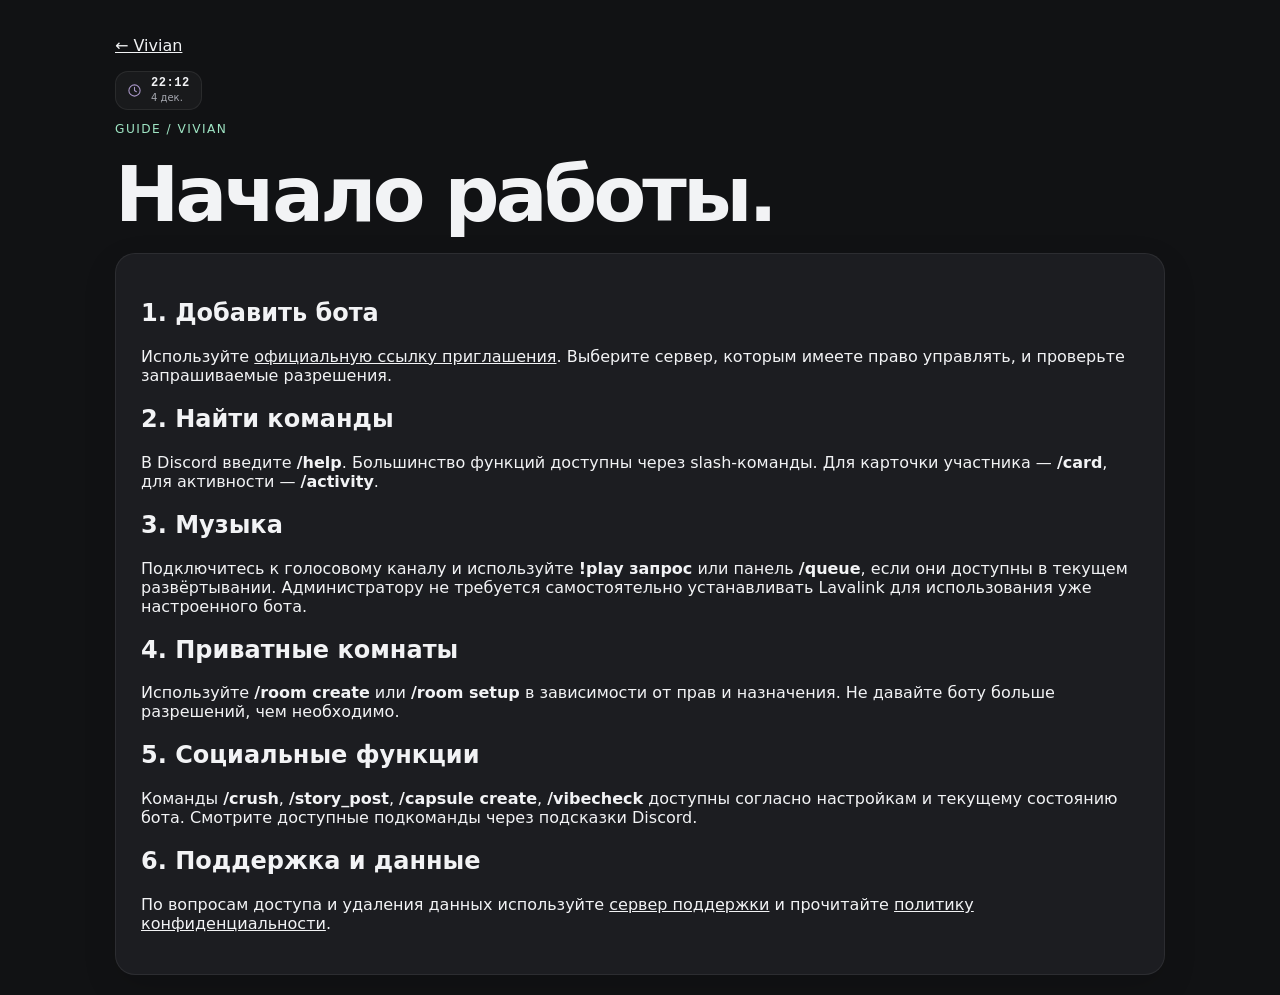
<file: site/docs.html>
<!doctype html><html lang="ru"><head><meta charset="utf-8"><meta name="viewport" content="width=device-width,initial-scale=1"><title>Vivian — руководство</title><link rel="stylesheet" href="web2.css"><link href="vivian-2.3.css" rel="stylesheet"/><link rel="stylesheet" href="site-clock.css?v=2.6"/><link rel="stylesheet" href="vivian-2.7-motion.css?v=2.7"></head><body><main class="dash-shell"><div class="docs-topbar"><p><a href="index.html">← Vivian</a></p><div class="site-time-pill site-clock" aria-label="Локальные дата и время" title="Время по настройкам устройства"><svg class="site-clock-icon" xmlns="http://www.w3.org/2000/svg" width="15" height="15" viewBox="0 0 24 24" fill="none" stroke="currentColor" stroke-width="1.7" stroke-linecap="round" stroke-linejoin="round" aria-hidden="true"><circle cx="12" cy="12" r="9"/><path d="M12 7v5l3 2"/></svg><span class="site-clock-text"><time class="site-time-value" data-site-time>--:--</time><span class="site-time-date" data-site-date>—</span></span></div></div><p class="eyebrow">GUIDE / VIVIAN</p><h1 class="dash-heading">Начало работы.</h1><section class="dash-card"><h2>1. Добавить бота</h2><p>Используйте <a href="https://discord.com/oauth2/authorize?client_id=1553826513474945114">официальную ссылку приглашения</a>. Выберите сервер, которым имеете право управлять, и проверьте запрашиваемые разрешения.</p><h2>2. Найти команды</h2><p>В Discord введите <b>/help</b>. Большинство функций доступны через slash-команды. Для карточки участника — <b>/card</b>, для активности — <b>/activity</b>.</p><h2>3. Музыка</h2><p>Подключитесь к голосовому каналу и используйте <b>!play запрос</b> или панель <b>/queue</b>, если они доступны в текущем развёртывании. Администратору не требуется самостоятельно устанавливать Lavalink для использования уже настроенного бота.</p><h2>4. Приватные комнаты</h2><p>Используйте <b>/room create</b> или <b>/room setup</b> в зависимости от прав и назначения. Не давайте боту больше разрешений, чем необходимо.</p><h2>5. Социальные функции</h2><p>Команды <b>/crush</b>, <b>/story_post</b>, <b>/capsule create</b>, <b>/vibecheck</b> доступны согласно настройкам и текущему состоянию бота. Смотрите доступные подкоманды через подсказки Discord.</p><h2>6. Поддержка и данные</h2><p>По вопросам доступа и удаления данных используйте <a href="https://discord.gg/d9XwE4tsXc">сервер поддержки</a> и прочитайте <a href="privacy.html">политику конфиденциальности</a>.</p></section></main><script defer src="vivian-cursor.js?v=2.5"></script><script defer src="site-time.js?v=2.6"></script><script defer src="vivian-2.7-motion.js?v=2.7"></script></body></html>
</file>
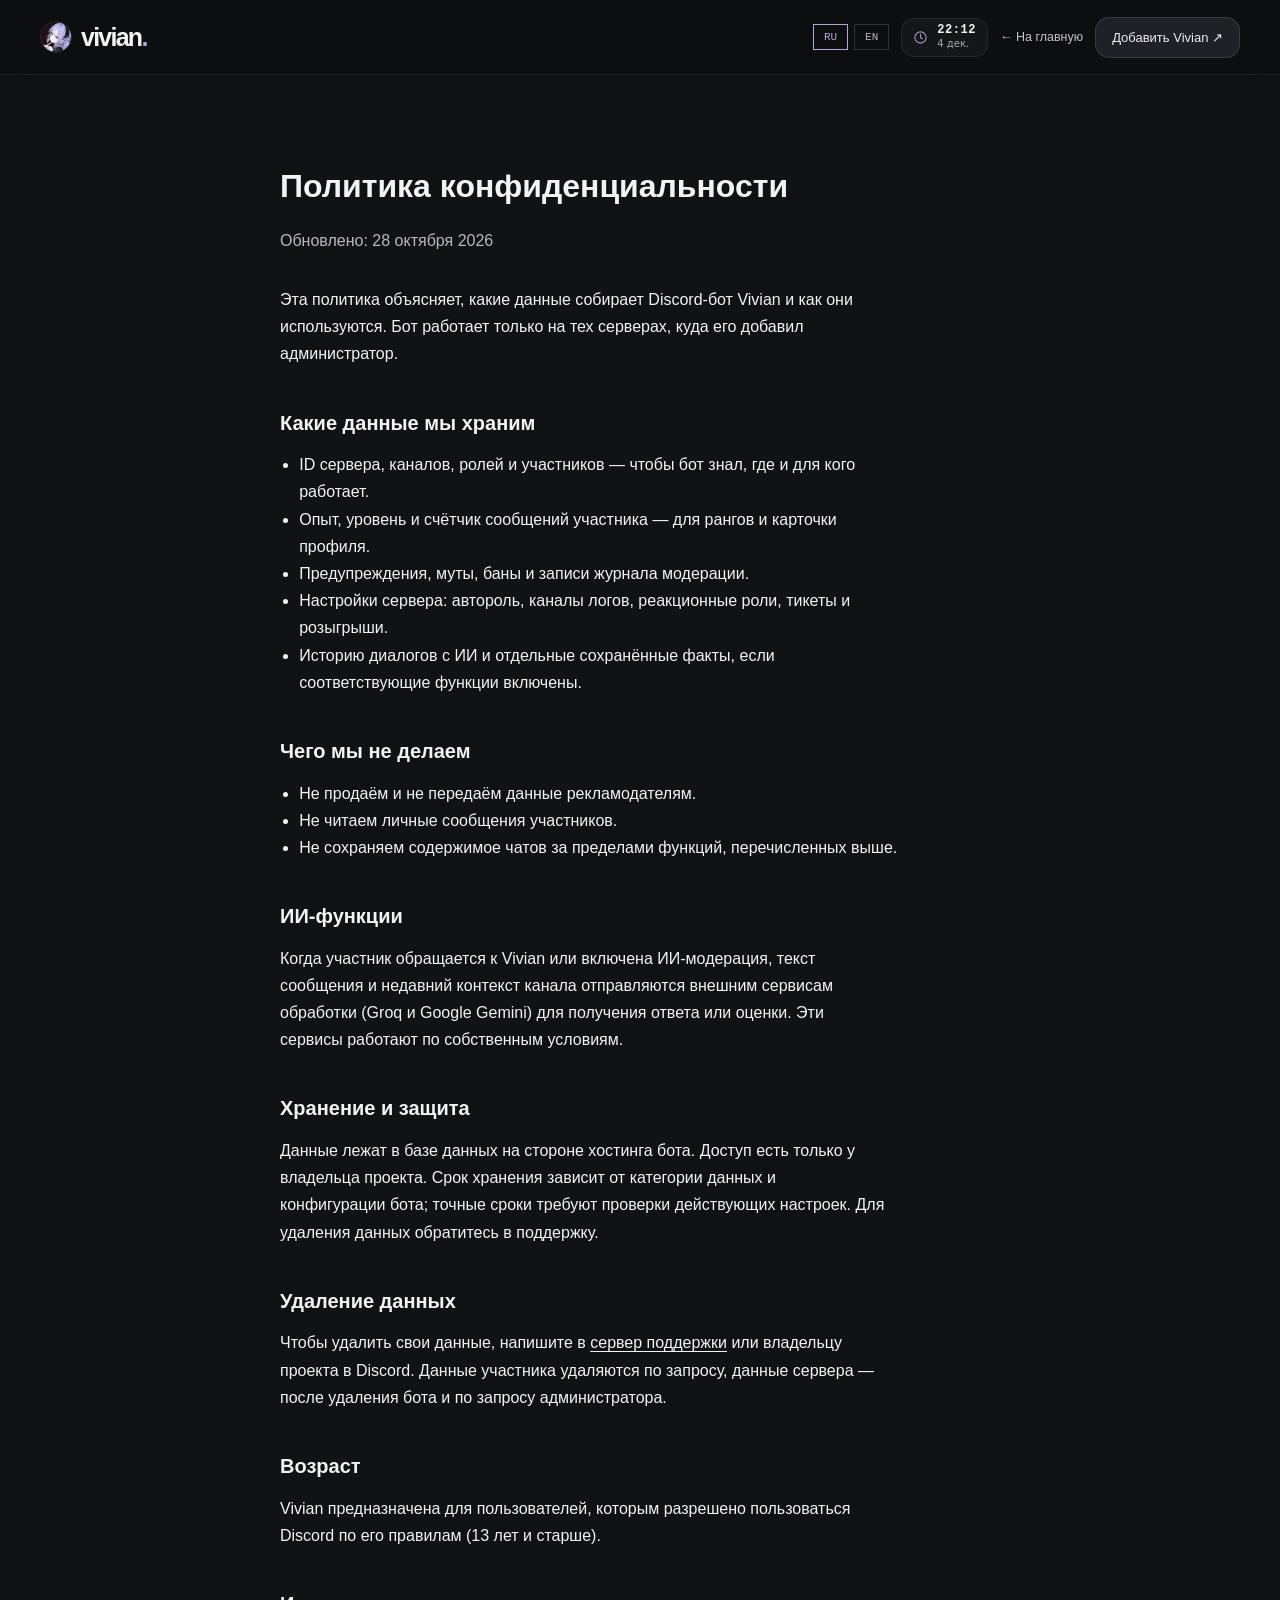
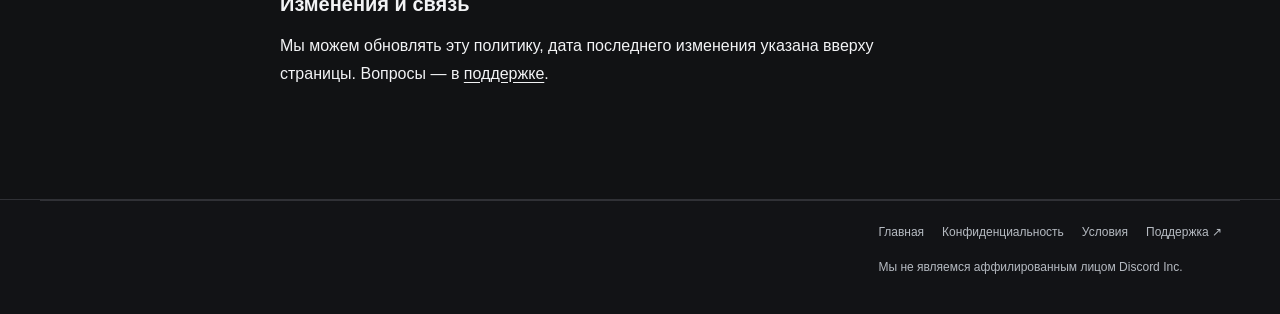
<file: site/privacy.html>
<!doctype html><html lang="ru"><head><meta charset="utf-8"/><meta name="viewport" content="width=device-width, initial-scale=1"/><meta name="theme-color" content="#0e0d0c"/><title>Политика конфиденциальности — Vivian</title><link rel="stylesheet" href="styles.css"/><link rel="stylesheet" href="theme.css"/><link rel="icon" href="vivian-avatar.png" type="image/png"/>
<script>(function(){var l='ru';try{l=localStorage.getItem('vivian-language-v1')==='en'?'en':'ru'}catch(e){}var q=new URLSearchParams(location.search).get('lang');if(q==='en'||q==='ru')l=q;document.documentElement.dataset.language=l;document.documentElement.lang=l})()</script>
<style>html[data-language=ru] .l-en,html[data-language=en] .l-ru{display:none!important}.legal{max-width:720px;padding-block:72px 96px}.legal h2{margin-top:2.2em;font-size:1.25rem}.legal p,.legal li{line-height:1.7;max-width:68ch}.legal ul{padding-left:1.2em}.legal .updated{color:var(--muted);margin-bottom:2em}.legal a{text-decoration:underline;text-underline-offset:3px}.lang-pick{display:flex;gap:6px}.lang-pick a{border:1px solid var(--line);padding:6px 10px;font:11px ui-monospace,monospace;color:var(--muted)}html[data-language=ru] .lang-pick a[data-l=ru],html[data-language=en] .lang-pick a[data-l=en]{color:var(--accent);border-color:var(--accent)}</style><link href="vivian-2.3.css" rel="stylesheet"/><link rel="stylesheet" href="site-clock.css?v=2.6"/><link rel="stylesheet" href="vivian-2.7-motion.css?v=2.7"></head><body>
<header class="header"><div class="shell header-inner"><a class="brand" href="index.html"><span class="mark"><img src="vivian-avatar.png" alt="" width="32" height="32"/></span><span>vivian<span class="brand-period">.</span></span></a><div class="header-right"><div class="lang-pick"><a data-l="ru" href="?lang=ru">RU</a><a data-l="en" href="?lang=en">EN</a></div><div class="site-time-pill site-clock" aria-label="Локальные дата и время" title="Время по настройкам устройства"><svg class="site-clock-icon" xmlns="http://www.w3.org/2000/svg" width="15" height="15" viewBox="0 0 24 24" fill="none" stroke="currentColor" stroke-width="1.7" stroke-linecap="round" stroke-linejoin="round" aria-hidden="true"><circle cx="12" cy="12" r="9"/><path d="M12 7v5l3 2"/></svg><span class="site-clock-text"><time class="site-time-value" data-site-time>--:--</time><span class="site-time-date" data-site-date>—</span></span></div><a class="subtle-link" href="index.html"><span class="l-ru">← На главную</span><span class="l-en">← Home</span></a><a class="small-cta" href="https://discord.com/oauth2/authorize?client_id=1553826513474945114" target="_blank" rel="noreferrer"><span class="l-ru">Добавить Vivian ↗</span><span class="l-en">Add Vivian ↗</span></a></div></div></header>
<main class="shell legal">
<div class="l-ru" lang="ru"><h1>Политика конфиденциальности</h1><p class="updated">Обновлено: 28 октября 2026</p>
<p>Эта политика объясняет, какие данные собирает Discord-бот Vivian и как они используются. Бот работает только на тех серверах, куда его добавил администратор.</p>
<h2>Какие данные мы храним</h2>
<ul><li>ID сервера, каналов, ролей и участников — чтобы бот знал, где и для кого работает.</li><li>Опыт, уровень и счётчик сообщений участника — для рангов и карточки профиля.</li><li>Предупреждения, муты, баны и записи журнала модерации.</li><li>Настройки сервера: автороль, каналы логов, реакционные роли, тикеты и розыгрыши.</li><li>Историю диалогов с ИИ и отдельные сохранённые факты, если соответствующие функции включены.</li></ul>
<h2>Чего мы не делаем</h2>
<ul><li>Не продаём и не передаём данные рекламодателям.</li><li>Не читаем личные сообщения участников.</li><li>Не сохраняем содержимое чатов за пределами функций, перечисленных выше.</li></ul>
<h2>ИИ-функции</h2>
<p>Когда участник обращается к Vivian или включена ИИ-модерация, текст сообщения и недавний контекст канала отправляются внешним сервисам обработки (Groq и Google Gemini) для получения ответа или оценки. Эти сервисы работают по собственным условиям.</p>
<h2>Хранение и защита</h2>
<p>Данные лежат в базе данных на стороне хостинга бота. Доступ есть только у владельца проекта. Срок хранения зависит от категории данных и конфигурации бота; точные сроки требуют проверки действующих настроек. Для удаления данных обратитесь в поддержку.</p>
<h2>Удаление данных</h2>
<p>Чтобы удалить свои данные, напишите в <a href="https://discord.gg/d9XwE4tsXc" target="_blank" rel="noreferrer">сервер поддержки</a> или владельцу проекта в Discord. Данные участника удаляются по запросу, данные сервера — после удаления бота и по запросу администратора.</p>
<h2>Возраст</h2>
<p>Vivian предназначена для пользователей, которым разрешено пользоваться Discord по его правилам (13 лет и старше).</p>
<h2>Изменения и связь</h2>
<p>Мы можем обновлять эту политику, дата последнего изменения указана вверху страницы. Вопросы — в <a href="https://discord.gg/d9XwE4tsXc" target="_blank" rel="noreferrer">поддержке</a>.</p></div>
<div class="l-en" lang="en"><h1>Privacy Policy</h1><p class="updated">Last updated: October 28, 2026</p>
<p>This policy explains what data the Vivian Discord bot collects and how it is used. The bot only runs on servers where an administrator has added it.</p>
<h2>What we store</h2>
<ul><li>Server, channel, role and member IDs, so the bot knows where and for whom it works.</li><li>A member's XP, level and message count, for ranks and the profile card.</li><li>Warnings, mutes, bans and moderation log entries.</li><li>Settings needed for enabled server features.</li><li>AI conversation history and saved facts where those features are enabled.</li></ul>
<h2>What we don't do</h2>
<ul><li>We don't sell data or share it with advertisers.</li><li>We don't read members' direct messages.</li><li>We don't store chat content beyond the features listed above.</li></ul>
<h2>AI features</h2>
<p>When a member talks to Vivian or AI moderation is enabled, the message text and recent channel context are sent to external processing services (Groq and Google Gemini) to produce a reply or an assessment. These services operate under their own terms.</p>
<h2>Storage and security</h2>
<p>Data is kept in a database on the bot's hosting. Only the project owner has access. Retention depends on data type and bot configuration; exact periods need to be verified against current settings. Contact support to request deletion.</p>
<h2>Deleting your data</h2>
<p>To delete your data, write to the <a href="https://discord.gg/d9XwE4tsXc" target="_blank" rel="noreferrer">support server</a> or message the project owner on Discord. A member's data is deleted on request; a server's data is deleted after the bot is removed and on the administrator's request.</p>
<h2>Age</h2>
<p>Vivian is intended for users who are allowed to use Discord under its rules (13 and older).</p>
<h2>Changes and contact</h2>
<p>We may update this policy; the date of the last change is shown at the top of the page. Questions — in <a href="https://discord.gg/d9XwE4tsXc" target="_blank" rel="noreferrer">support</a>.</p></div>
</main>
<footer class="footer"><div class="shell"><div class="footer-legal"><div class="footer-legal-content"><div class="footer-legal-links"><a href="index.html"><span class="l-ru">Главная</span><span class="l-en">Home</span></a><a href="privacy.html"><span class="l-ru">Конфиденциальность</span><span class="l-en">Privacy</span></a><a href="terms.html"><span class="l-ru">Условия</span><span class="l-en">Terms</span></a><a href="https://discord.gg/d9XwE4tsXc" target="_blank" rel="noreferrer"><span class="l-ru">Поддержка ↗</span><span class="l-en">Support ↗</span></a></div><div><span class="l-ru">Мы не являемся аффилированным лицом Discord Inc.</span><span class="l-en">We are not affiliated with Discord Inc.</span></div></div></div></div></footer><script defer src="vivian-cursor.js"></script><script defer src="site-time.js?v=2.6"></script><script defer src="vivian-2.7-motion.js?v=2.7"></script></body></html>
</file>
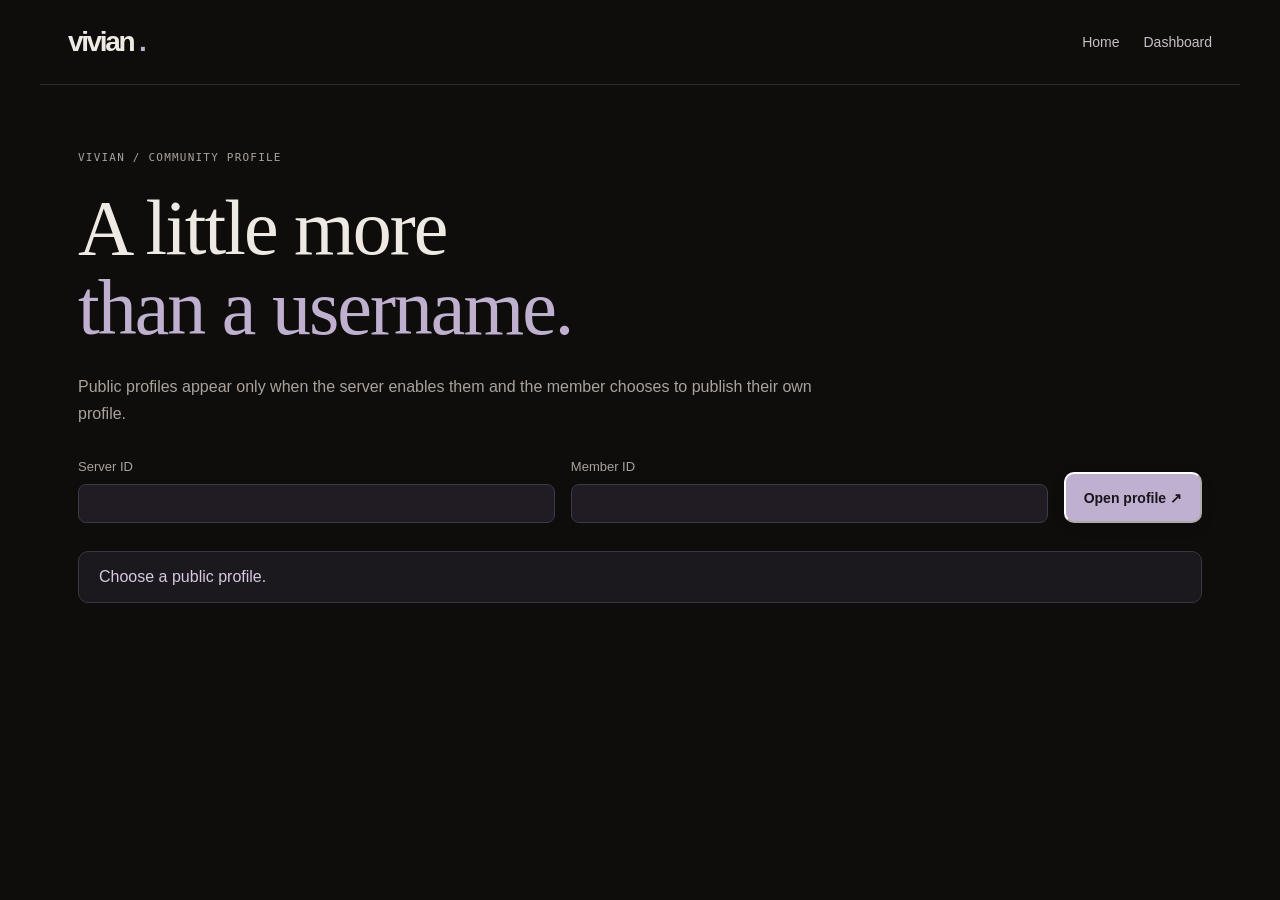
<file: site/profile.html>
<!doctype html>
<html lang="en"><head><meta charset="utf-8"><meta name="viewport" content="width=device-width,initial-scale=1"><meta name="theme-color" content="#0e0d0c"><title>Public profile · Vivian</title><link rel="stylesheet" href="styles.css"><link rel="stylesheet" href="theme.css"><link rel="stylesheet" href="dashboard.css"></head>
<body class="hub-page"><header class="hub-header"><a class="brand" data-home href="index.html">vivian<span class="brand-period">.</span></a><nav><a data-home href="index.html">Home</a><a id="dashboard-home" href="dashboard.html">Dashboard</a></nav></header><main class="hub-main"><div class="eyebrow">VIVIAN / COMMUNITY PROFILE</div><h1>A little more<br><em>than a username.</em></h1><p class="hub-copy">Public profiles appear only when the server enables them and the member chooses to publish their own profile.</p>
<form id="profile-search" class="hub-profile-form"><label>Server ID<input id="profile-guild" inputmode="numeric" pattern="[1-9][0-9]{0,19}" required></label><label>Member ID<input id="profile-member" inputmode="numeric" pattern="[1-9][0-9]{0,19}" required></label><button class="primary-btn" type="submit">Open profile ↗</button></form><div id="profile-message" class="hub-notice" role="status" aria-live="polite">Choose a public profile.</div>
<section id="public-profile" class="public-profile hub-panel" hidden>
  <div class="profile-identity"><div><div id="profile-server" class="eyebrow"></div><h2 id="profile-name"></h2><p id="profile-status" class="profile-status"></p></div><img id="profile-avatar" width="136" height="136" alt="Member avatar"></div>
  <div id="profile-metrics" class="hub-metrics"></div>
  <progress id="profile-progress" class="profile-progress" aria-label="XP toward the next level" max="500" value="0"></progress>
  <p id="profile-xp" class="hub-copy"></p><div id="profile-badges" class="profile-badges"></div>
  <p id="profile-relationship" class="profile-status"></p>
  <section id="profile-friends" class="profile-shared" hidden><h3>Friends</h3><ul id="profile-friend-list" class="profile-badges"></ul></section>
  <section id="profile-wall-section" class="profile-shared" hidden><h3>Wall</h3><div id="profile-wall" class="profile-wall"></div></section>
</section></main><script src="config.js"></script><script src="profile.js"></script></body></html>
</file>
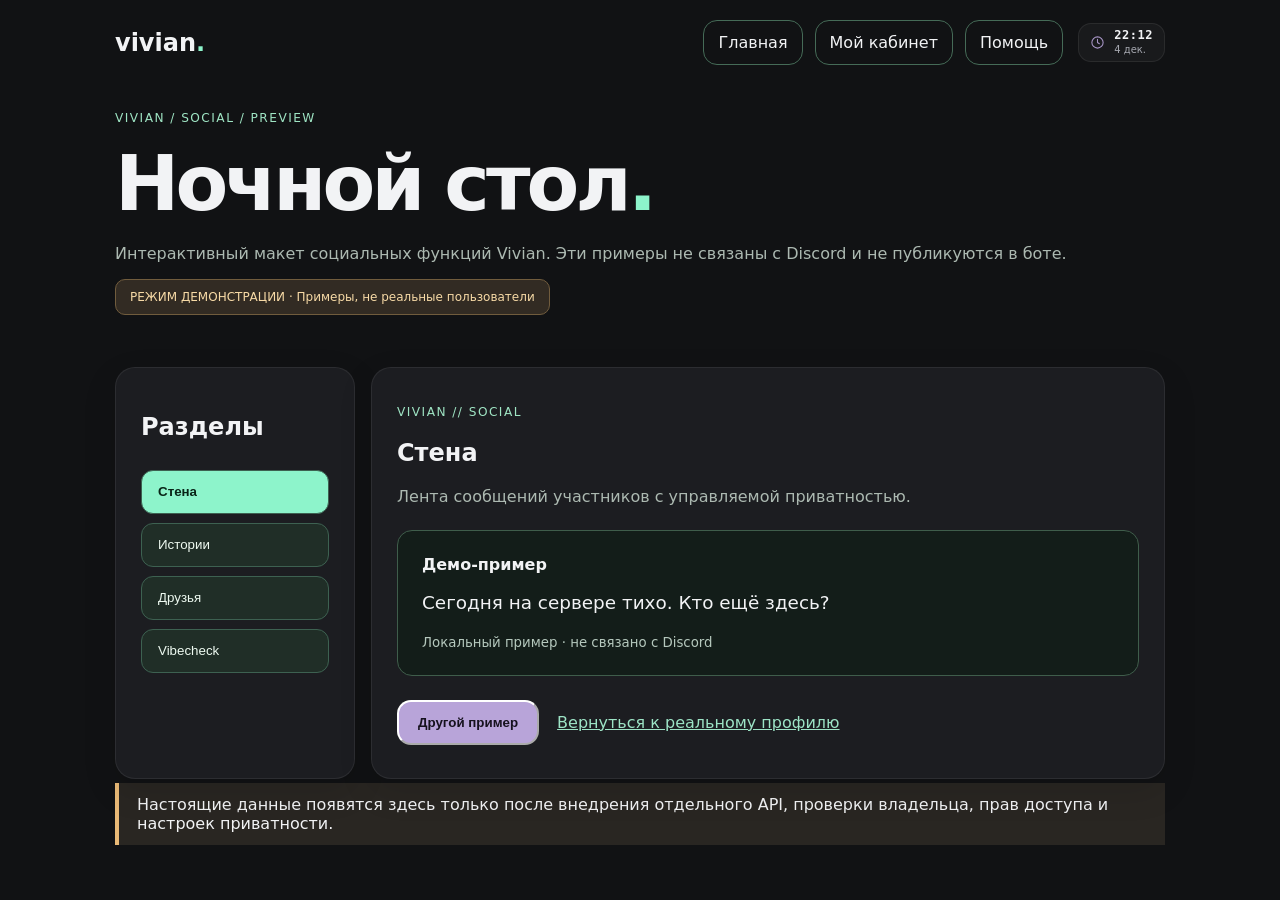
<file: site/social.html>
<!doctype html><html lang="ru"><head><meta charset="utf-8"><meta name="viewport" content="width=device-width,initial-scale=1"><meta name="robots" content="noindex,nofollow"><meta name="theme-color" content="#101314"><title>Ночной стол — Vivian</title><link rel="icon" href="vivian-avatar.png"><link rel="stylesheet" href="web2.css"><link rel="stylesheet" href="web2-ui.css"><link href="vivian-2.3.css?v=2.5" rel="stylesheet"/><link rel="stylesheet" href="site-clock.css?v=2.6"/><link rel="stylesheet" href="vivian-2.7-motion.css?v=2.7"><link rel="stylesheet" href="vivian-3.1-fixes.css?v=3.1"/></head><body><div class="dash-shell"><header class="dash-header"><a href="index.html" class="dash-brand">vivian<span class="mark">.</span></a><div class="dash-header-tools"><nav class="dash-links"><a href="index.html">Главная</a><a href="dashboard.html">Мой кабинет</a><a href="docs.html">Помощь</a></nav><div class="site-time-pill site-clock" aria-label="Локальные дата и время" title="Время по настройкам устройства"><svg class="site-clock-icon" xmlns="http://www.w3.org/2000/svg" width="15" height="15" viewBox="0 0 24 24" fill="none" stroke="currentColor" stroke-width="1.7" stroke-linecap="round" stroke-linejoin="round" aria-hidden="true"><circle cx="12" cy="12" r="9"/><path d="M12 7v5l3 2"/></svg><span class="site-clock-text"><time class="site-time-value" data-site-time>--:--</time><span class="site-time-date" data-site-date>—</span></span></div></div></header><p class="eyebrow">VIVIAN / SOCIAL / PREVIEW</p><h1 class="dash-heading">Ночной стол<span class="mark">.</span></h1><p class="muted">Интерактивный макет социальных функций Vivian. Эти примеры не связаны с Discord и не публикуются в боте.</p><div class="demo-indicator">РЕЖИМ ДЕМОНСТРАЦИИ · Примеры, не реальные пользователи</div><div class="social-layout"><aside class="dash-card social-menu"><h2>Разделы</h2><button class="social-tab selected" data-view="wall">Стена</button><button class="social-tab" data-view="stories">Истории</button><button class="social-tab" data-view="friends">Друзья</button><button class="social-tab" data-view="vibe">Vibecheck</button></aside><main class="dash-card social-display"><p class="eyebrow">VIVIAN // SOCIAL</p><h2 id="social-title">Стена</h2><p id="social-desc" class="muted">Лента сообщений участников с управляемой приватностью.</p><div class="demo-card" id="social-demo"><b>Пример записи</b><p>«Сегодня на сервере тихо. Кто ещё здесь?»</p><small>Демо · ничего не отправляется в Discord</small></div><div class="social-controls"><button class="btn" id="demo-next">Другой пример</button><a class="ghost-link" href="dashboard.html">Вернуться к реальному профилю</a></div></main></div><p class="warning">Настоящие данные появятся здесь только после внедрения отдельного API, проверки владельца, прав доступа и настроек приватности.</p></div><script defer src="social-preview.js"></script><script defer src="vivian-cursor.js?v=2.5"></script><script defer src="vivian-motion.js?v=2.5"></script><script defer src="site-time.js?v=2.6"></script><script defer src="vivian-2.7-motion.js?v=2.7"></script></body></html>
</file>
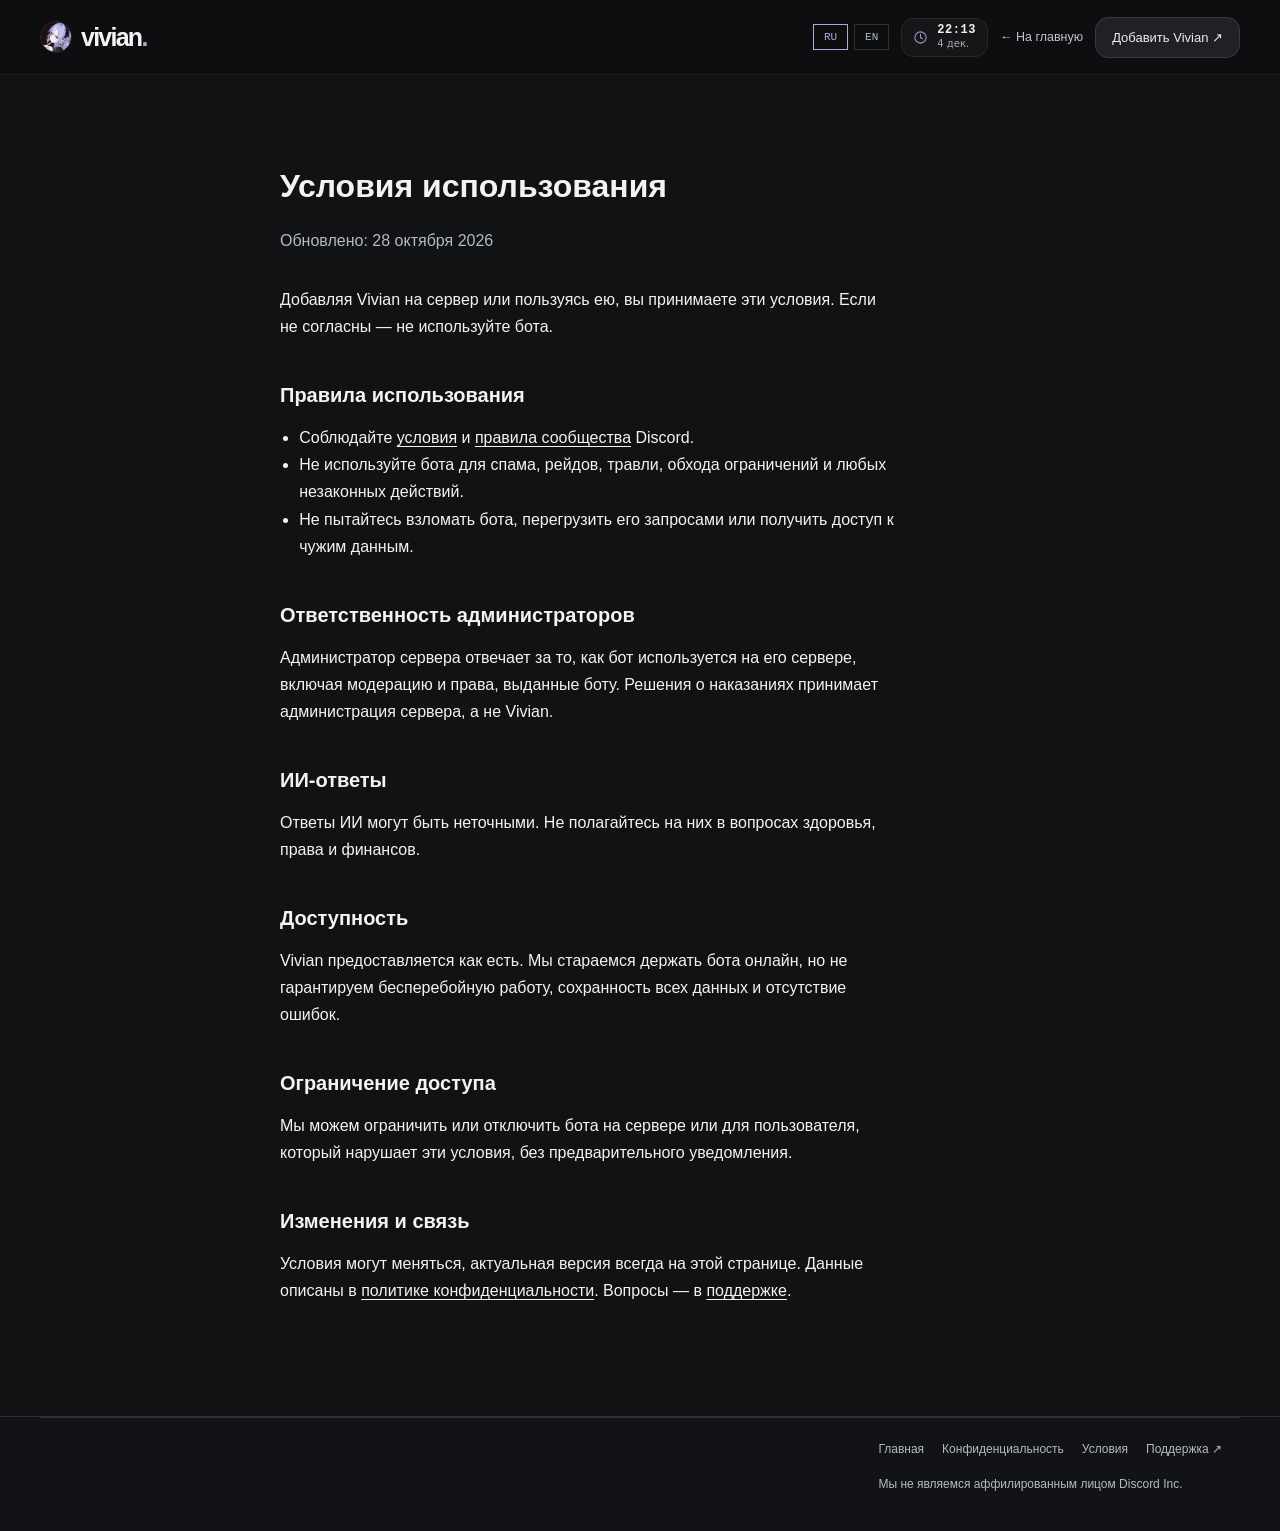
<file: site/terms.html>
<!doctype html><html lang="ru"><head><meta charset="utf-8"/><meta name="viewport" content="width=device-width, initial-scale=1"/><meta name="theme-color" content="#0e0d0c"/><title>Условия использования — Vivian</title><link rel="stylesheet" href="styles.css"/><link rel="stylesheet" href="theme.css"/><link rel="icon" href="vivian-avatar.png" type="image/png"/>
<script>(function(){var l='ru';try{l=localStorage.getItem('vivian-language-v1')==='en'?'en':'ru'}catch(e){}var q=new URLSearchParams(location.search).get('lang');if(q==='en'||q==='ru')l=q;document.documentElement.dataset.language=l;document.documentElement.lang=l})()</script>
<style>html[data-language=ru] .l-en,html[data-language=en] .l-ru{display:none!important}.legal{max-width:720px;padding-block:72px 96px}.legal h2{margin-top:2.2em;font-size:1.25rem}.legal p,.legal li{line-height:1.7;max-width:68ch}.legal ul{padding-left:1.2em}.legal .updated{color:var(--muted);margin-bottom:2em}.legal a{text-decoration:underline;text-underline-offset:3px}.lang-pick{display:flex;gap:6px}.lang-pick a{border:1px solid var(--line);padding:6px 10px;font:11px ui-monospace,monospace;color:var(--muted)}html[data-language=ru] .lang-pick a[data-l=ru],html[data-language=en] .lang-pick a[data-l=en]{color:var(--accent);border-color:var(--accent)}</style><link href="vivian-2.3.css" rel="stylesheet"/><link rel="stylesheet" href="site-clock.css?v=2.6"/><link rel="stylesheet" href="vivian-2.7-motion.css?v=2.7"></head><body>
<header class="header"><div class="shell header-inner"><a class="brand" href="index.html"><span class="mark"><img src="vivian-avatar.png" alt="" width="32" height="32"/></span><span>vivian<span class="brand-period">.</span></span></a><div class="header-right"><div class="lang-pick"><a data-l="ru" href="?lang=ru">RU</a><a data-l="en" href="?lang=en">EN</a></div><div class="site-time-pill site-clock" aria-label="Локальные дата и время" title="Время по настройкам устройства"><svg class="site-clock-icon" xmlns="http://www.w3.org/2000/svg" width="15" height="15" viewBox="0 0 24 24" fill="none" stroke="currentColor" stroke-width="1.7" stroke-linecap="round" stroke-linejoin="round" aria-hidden="true"><circle cx="12" cy="12" r="9"/><path d="M12 7v5l3 2"/></svg><span class="site-clock-text"><time class="site-time-value" data-site-time>--:--</time><span class="site-time-date" data-site-date>—</span></span></div><a class="subtle-link" href="index.html"><span class="l-ru">← На главную</span><span class="l-en">← Home</span></a><a class="small-cta" href="https://discord.com/oauth2/authorize?client_id=1553826513474945114" target="_blank" rel="noreferrer"><span class="l-ru">Добавить Vivian ↗</span><span class="l-en">Add Vivian ↗</span></a></div></div></header>
<main class="shell legal">
<div class="l-ru" lang="ru"><h1>Условия использования</h1><p class="updated">Обновлено: 28 октября 2026</p>
<p>Добавляя Vivian на сервер или пользуясь ею, вы принимаете эти условия. Если не согласны — не используйте бота.</p>
<h2>Правила использования</h2>
<ul><li>Соблюдайте <a href="https://discord.com/terms" target="_blank" rel="noreferrer">условия</a> и <a href="https://discord.com/guidelines" target="_blank" rel="noreferrer">правила сообщества</a> Discord.</li><li>Не используйте бота для спама, рейдов, травли, обхода ограничений и любых незаконных действий.</li><li>Не пытайтесь взломать бота, перегрузить его запросами или получить доступ к чужим данным.</li></ul>
<h2>Ответственность администраторов</h2>
<p>Администратор сервера отвечает за то, как бот используется на его сервере, включая модерацию и права, выданные боту. Решения о наказаниях принимает администрация сервера, а не Vivian.</p>
<h2>ИИ-ответы</h2>
<p>Ответы ИИ могут быть неточными. Не полагайтесь на них в вопросах здоровья, права и финансов.</p>
<h2>Доступность</h2>
<p>Vivian предоставляется как есть. Мы стараемся держать бота онлайн, но не гарантируем бесперебойную работу, сохранность всех данных и отсутствие ошибок.</p>
<h2>Ограничение доступа</h2>
<p>Мы можем ограничить или отключить бота на сервере или для пользователя, который нарушает эти условия, без предварительного уведомления.</p>
<h2>Изменения и связь</h2>
<p>Условия могут меняться, актуальная версия всегда на этой странице. Данные описаны в <a href="privacy.html">политике конфиденциальности</a>. Вопросы — в <a href="https://discord.gg/d9XwE4tsXc" target="_blank" rel="noreferrer">поддержке</a>.</p></div>
<div class="l-en" lang="en"><h1>Terms of Service</h1><p class="updated">Last updated: October 28, 2026</p>
<p>By adding Vivian to a server or using it, you accept these terms. If you don't agree, don't use the bot.</p>
<h2>Rules of use</h2>
<ul><li>Follow Discord's <a href="https://discord.com/terms" target="_blank" rel="noreferrer">Terms of Service</a> and <a href="https://discord.com/guidelines" target="_blank" rel="noreferrer">Community Guidelines</a>.</li><li>Don't use the bot for spam, raids, harassment, evading restrictions or anything illegal.</li><li>Don't try to hack the bot, overload it with requests or access other people's data.</li></ul>
<h2>Administrator responsibility</h2>
<p>A server administrator is responsible for how the bot is used on their server, including moderation and the permissions given to the bot. Punishment decisions are made by the server's staff, not by Vivian.</p>
<h2>AI replies</h2>
<p>AI replies can be inaccurate. Don't rely on them for health, legal or financial matters.</p>
<h2>Availability</h2>
<p>Vivian is provided as is. We try to keep the bot online but don't guarantee uninterrupted service, preservation of all data or freedom from errors.</p>
<h2>Restricting access</h2>
<p>We may restrict or disable the bot on a server, or for a user, that violates these terms, without prior notice.</p>
<h2>Changes and contact</h2>
<p>These terms may change; the current version is always on this page. Data handling is described in the <a href="privacy.html">privacy policy</a>. Questions — in <a href="https://discord.gg/d9XwE4tsXc" target="_blank" rel="noreferrer">support</a>.</p></div>
</main>
<footer class="footer"><div class="shell"><div class="footer-legal"><div class="footer-legal-content"><div class="footer-legal-links"><a href="index.html"><span class="l-ru">Главная</span><span class="l-en">Home</span></a><a href="privacy.html"><span class="l-ru">Конфиденциальность</span><span class="l-en">Privacy</span></a><a href="terms.html"><span class="l-ru">Условия</span><span class="l-en">Terms</span></a><a href="https://discord.gg/d9XwE4tsXc" target="_blank" rel="noreferrer"><span class="l-ru">Поддержка ↗</span><span class="l-en">Support ↗</span></a></div><div><span class="l-ru">Мы не являемся аффилированным лицом Discord Inc.</span><span class="l-en">We are not affiliated with Discord Inc.</span></div></div></div></div></footer><script defer src="vivian-cursor.js"></script><script defer src="site-time.js?v=2.6"></script><script defer src="vivian-2.7-motion.js?v=2.7"></script></body></html>
</file>
<file: site/styles.css>
:root{--bg:#0B0F14;--panel:#111827;--ink:#F3F4F6;--muted:#94A3B8;--accent:#3DD9C5;--line:#29323c;--surface:#10161d;--thin:rgba(243,244,246,.12)}
*{box-sizing:border-box}html{scroll-behavior:smooth;scroll-padding-top:88px}body{margin:0;background:var(--bg);color:var(--ink);font-family:Inter,ui-sans-serif,-apple-system,BlinkMacSystemFont,'Segoe UI',Arial,sans-serif;-webkit-font-smoothing:antialiased}::selection{color:var(--bg);background:var(--accent)}button,input{font:inherit}a{color:inherit;text-decoration:none}button{cursor:pointer;color:inherit}img{max-width:100%}em{font-style:normal;color:var(--accent)}.shell{width:min(1200px,calc(100% - 80px));margin-inline:auto}.section{padding:116px 0}.muted{color:var(--muted)}.index-label,.eyebrow,.demo-label,.scenario-tag,.mock-watermark{font-family:ui-monospace,SFMono-Regular,Menlo,Consolas,monospace;font-size:11px;letter-spacing:.11em;color:var(--muted)}
.header{position:sticky;top:0;z-index:30;background:rgba(11,15,20,.92);backdrop-filter:blur(12px);border-bottom:1px solid var(--line)}.header-inner{height:74px;display:flex;align-items:center;gap:40px}.brand{display:inline-flex;align-items:center;gap:6px;font-size:26px;letter-spacing:-.085em;font-weight:650;flex-shrink:0}.brand .mark{display:grid;place-items:center;border:1px solid var(--accent);color:var(--accent);font-family:Georgia,serif;font-weight:400;font-size:23px;font-style:italic;width:30px;height:30px;border-radius:50%;letter-spacing:0;transform:rotate(-12deg)}.brand-period{color:var(--accent)}.nav{display:flex;gap:34px;margin-left:auto}.nav a,.subtle-link{font-size:12.5px;color:#c5cad2;transition:color .18s}.nav a:hover,.subtle-link:hover{color:var(--accent)}.header-right{display:flex;align-items:center;gap:28px;margin-left:auto}.small-cta{font-size:13px;padding:12px 16px;border:1px solid var(--accent);border-radius:2px;color:var(--accent);transition:.2s}.small-cta:hover{color:var(--bg);background:var(--accent)}.mobile-nav{display:none;position:relative}.mobile-nav summary{list-style:none;cursor:pointer;padding:5px 6px}.mobile-nav summary::-webkit-details-marker{display:none}.mobile-nav>div{position:absolute;right:0;top:45px;background:var(--panel);border:1px solid var(--line);padding:10px 16px;width:250px;box-shadow:0 12px 35px #0008;display:grid;gap:0}.mobile-nav>div>a{padding:14px 4px;border-bottom:1px solid var(--line);font-size:14px}.mobile-nav>div>a:last-child{border:0}
.hero{padding:95px 0 84px;display:grid;grid-template-columns:1fr .88fr;gap:7.5%;align-items:center;min-height:640px}.eyebrow{display:flex;align-items:center;gap:12px;color:#a6b3bd}.small-square{width:8px;height:8px;background:var(--accent);display:inline-block}.slash{color:#42505d}.hero h1{font-weight:540;letter-spacing:-.065em;font-size:clamp(54px,5.65vw,87px);line-height:1.03;margin:27px 0}.hero-main>p{color:#b4bec8;font-size:17px;max-width:455px;line-height:1.7;margin:0}.hero-actions{display:flex;align-items:center;gap:28px;margin-top:36px;flex-wrap:wrap}.primary-btn{min-height:51px;background:var(--accent);color:#06141a;display:inline-flex;align-items:center;justify-content:space-between;gap:32px;padding:14px 18px;font-weight:650;font-size:14px;transition:transform .2s,background .2s}.primary-btn:hover{transform:translateY(-2px);background:#65e4d2}.plain-btn{font-size:13px;color:#d8dce2;display:inline-flex;gap:12px;align-items:center}.plain-btn:hover{color:var(--accent)}.hero-note{display:flex;align-items:center;gap:12px;font-family:ui-monospace,SFMono-Regular,Menlo,monospace;font-size:11px;color:#d1d8de;margin-top:56px}.hero-note img{height:30px;width:30px;border-radius:50%;object-fit:cover}.demo-label{display:flex;justify-content:space-between;align-items:center;margin-bottom:14px;gap:10px}.line-dot{width:5px;height:5px;border-radius:50%;background:var(--accent);margin-left:auto}.chat-shell{border:1px solid #33404d;background:var(--surface);box-shadow:12px 12px 0 #070b0e;min-height:400px;display:flex;flex-direction:column}.chat-top{height:55px;background:#17202b;border-bottom:1px solid var(--line);display:flex;align-items:center;gap:10px;padding:0 22px;font-size:15px;font-weight:650}.hash{font-size:22px;color:#7d8998}.chat-right{margin-left:auto;letter-spacing:3px;color:var(--muted)}.chat-rows{padding:32px 23px 18px;display:grid;gap:29px;flex:1}.chat-line{display:flex;gap:13px;align-items:flex-start}.chat-line>div:last-child{min-width:0}.round-avatar,.user-icon{width:36px;height:36px;border-radius:50%;flex-shrink:0}.round-avatar{object-fit:cover}.user-icon{display:grid;place-items:center;font-size:17px;color:#0f1720;background:#d2ad92;font-weight:700}.user-blue{background:#a2b5d9}.name-line{display:flex;align-items:center;gap:7px;font-size:13px}.name-line time{color:#8793a2;font-size:11px}.name-line b{font-weight:680}.chat-line p{font-size:13px;line-height:1.5;color:#d4dce4;margin:6px 0 0}.bot-label{font-size:9px;font-weight:750;background:#5865f2;padding:3px 4px;border-radius:2px}.inline-tag{display:inline-flex;align-items:center;gap:7px;font-size:10px;color:#a4dace;border:1px solid #285f58;padding:5px 8px;margin-top:13px}.dot{width:5px;height:5px;background:var(--accent);border-radius:50%}.chat-footer{border-top:1px solid var(--line);background:#1a2330;margin:0 18px 18px;padding:13px;color:#7b8a9b;font-size:13px}.chat-footer span{float:right}.mock-watermark{margin-left:auto;text-align:right;padding:0 13px 13px;font-size:9px}.quote-strip{border-top:1px solid var(--line);border-bottom:1px solid var(--line);margin-bottom:26px}.quote-strip details{padding:23px 0}.quote-strip summary{list-style:none;display:grid;align-items:center;grid-template-columns:30px 1fr auto auto;gap:22px;cursor:pointer}.quote-strip summary::-webkit-details-marker{display:none}.quote-left{font-size:45px;color:var(--accent);font-family:Georgia,serif;line-height:.6}.quote-text{font-family:Georgia,'Times New Roman',serif;font-size:18px;letter-spacing:-.025em}.quote-attribution{font-size:11px;color:var(--muted);white-space:nowrap}.quote-toggle{font-size:11px;color:var(--accent);white-space:nowrap}.quote-strip blockquote{font-family:Georgia,'Times New Roman',serif;font-size:16px;line-height:1.8;color:#c4cdd3;max-width:840px;margin:18px 0 6px 52px}
.section-intro{max-width:480px;margin-bottom:45px}.section-intro h2{font-size:clamp(39px,4.4vw,61px);line-height:1.05;letter-spacing:-.065em;font-weight:550;margin:18px 0}.section-intro p{font-size:14px;line-height:1.7;max-width:410px;color:var(--muted);margin:0}.feature-table{border-top:1px solid var(--line)}.feature-row{border-bottom:1px solid var(--line);display:grid;grid-template-columns:90px minmax(220px,1fr) 1fr 26px;gap:20px;align-items:center;min-height:115px;transition:background .18s,padding .18s}.feature-row:hover{background:#111923;padding-inline:18px}.feat-no{font-family:ui-monospace,monospace;color:var(--accent);font-size:12px}.feature-row h3{font-size:24px;letter-spacing:-.035em;font-weight:520;margin:0}.feature-row p{font-size:14px;line-height:1.5;color:var(--muted);margin:0}.feat-arrow{color:var(--accent)}
.work-section{border-block:1px solid var(--line);background:#0e141a}.work-intro{max-width:610px}.work-intro h2{max-width:570px}.work-media{background:#e8e8eb;padding:8px;border:1px solid #47525e}.media-click{border:0;background:transparent;padding:0;display:block;width:100%;text-align:right;color:#091016;position:relative}.media-click img{display:block;width:100%;object-fit:contain}.media-click>span{position:absolute;right:22px;bottom:20px;background:#111b26;color:#f2f6f8;font-size:12px;padding:10px 14px}.work-caption{display:flex;justify-content:space-between;color:var(--muted);font:11px ui-monospace,monospace;margin-top:17px}.image-dialog{max-width:min(95vw,1500px);width:fit-content;padding:12px;background:var(--panel);border:1px solid #65717e;color:white;box-shadow:0 20px 80px #000}.image-dialog::backdrop{background:#05080ae8}.image-dialog img{display:block;max-height:75vh;max-width:90vw}.dialog-close{display:block;margin:0 0 12px auto;border:1px solid var(--line);background:transparent;padding:7px 12px}.dialog-close:hover{border-color:var(--accent)}
.commands-section .section-intro{max-width:620px}.command-layout{display:grid;grid-template-columns:1.1fr .9fr;gap:24px;align-items:start}.command-browser,.console{background:var(--surface);border:1px solid #303c47}.command-search{height:63px;display:flex;align-items:center;gap:12px;padding:0 19px;border-bottom:1px solid var(--line)}.command-search span{font-size:23px;color:var(--accent)}.command-search input{width:100%;background:none;border:0;outline:none;color:var(--ink);font-size:14px}.command-search small{color:var(--muted);white-space:nowrap;font:11px ui-monospace,monospace}.category-tabs{display:flex;gap:4px;padding:12px 14px;border-bottom:1px solid var(--line);overflow-x:auto;scrollbar-width:none}.category-tabs::-webkit-scrollbar{display:none}.category-tabs button{border:0;background:transparent;color:var(--muted);padding:8px 11px;font-size:12px;white-space:nowrap}.category-tabs button.active{background:#21372f;color:var(--accent)}.command-list{max-height:440px;overflow:auto}.command-item{border-bottom:1px solid #222d38}.command-item summary{list-style:none;display:grid;grid-template-columns:105px 1fr 20px;gap:9px;align-items:center;padding:16px 19px;cursor:pointer;min-height:58px}.command-item summary::-webkit-details-marker{display:none}.command-item summary:hover{background:#18222b}.command-item code{font-size:13px;color:var(--accent);font-family:ui-monospace,SFMono-Regular,monospace}.command-item summary>span:nth-child(2){font-size:13px;color:#d7dfe6}.item-plus{text-align:right;color:var(--muted)}.command-item[open] .item-plus{transform:rotate(45deg)}.command-item>p{font-size:13px;line-height:1.55;color:var(--muted);padding:0 20px 16px 124px;margin:0}.try-command{color:var(--accent);border:0;background:none;padding:0;margin-left:8px;font-size:12px}.empty-search{padding:24px;color:var(--muted);font-size:13px}.console{min-height:520px;display:flex;flex-direction:column}.console-head{height:58px;display:flex;justify-content:space-between;align-items:center;border-bottom:1px solid var(--line);padding:0 20px;color:#e3e8ed;font:12px ui-monospace,monospace}.status-small{color:var(--muted)}.status-small i{display:inline-block;width:6px;height:6px;background:var(--accent);border-radius:50%;margin-right:8px}.console-body{padding:28px 25px;flex:1}.console-dim{font-size:12px;color:var(--muted);margin:0 0 33px}.example-code,.terminal-command{font:13px ui-monospace,SFMono-Regular,Consolas,monospace}.terminal-command{color:var(--ink)}.terminal-command span{color:var(--accent)}.initial-terminal p{font:12px ui-monospace,monospace;color:#788592;line-height:1.6;margin-top:20px}.terminal-output{display:flex;gap:12px;align-items:flex-start;padding:22px 0 0}.terminal-output img{width:34px;height:34px;object-fit:cover;border-radius:50%}.terminal-output strong{font-size:13px}.terminal-output strong small{background:#5865f2;font-size:9px;padding:2px 5px;margin-left:3px;border-radius:2px}.terminal-output p{color:var(--ink);font-size:14px;margin:10px 0 6px}.terminal-output span{font-size:13px;color:var(--muted);line-height:1.5}.terminal-form{display:flex;align-items:center;background:#19232e;margin:0 20px 15px;padding:4px 13px}.terminal-form>span{color:var(--accent);padding:0 12px 0 0}.terminal-form input{background:none;border:0;outline:none;color:var(--ink);flex:1;font-size:13px;min-width:0}.terminal-form button{background:none;border:0;color:var(--accent);font-size:19px;padding:7px}.console-foot{padding:0 20px 19px;color:#7f8994;font-size:10px}
.compare-section{border-top:1px solid var(--line);background:#0e141a}.compare-grid{display:grid;grid-template-columns:300px 1fr;gap:8%;align-items:center}.preset-buttons{display:flex;flex-wrap:wrap;gap:6px;margin-top:28px}.preset-buttons button{background:transparent;color:#d4dce2;border:1px solid var(--line);padding:10px 12px;font-size:12px}.preset-buttons button:hover{color:var(--accent);border-color:var(--accent)}.compare-widget{height:365px;position:relative;overflow:hidden;border:1px solid #34434d;background:#151b23;touch-action:pan-y}.compare-scene{position:absolute;inset:0;display:flex;justify-content:center;flex-direction:column;gap:20px;padding:36px 9% 40px}.compare-scene.before{background:#131922;color:#d8dee3}.compare-scene.after{background:#102923;color:#e9f3f1;clip-path:inset(0 0 0 var(--split))}.scenario-tag{font-size:12px;color:#9babb8}.after .scenario-tag{color:var(--accent)}.scenario-box{padding:12px 15px;border:1px solid #52616d;background:#131e27;max-width:390px}.after .scenario-box{border-color:#3a7568;background:#13352e}.scenario-box small{font-family:ui-monospace,monospace;color:#8aa2b1;font-size:10px}.scenario-box strong{display:block;font-size:19px;font-weight:500;margin-top:4px}.scenario-box p{font-size:12px;color:#adbcc9;margin:6px 0 0}.after .scenario-box p{color:#b4d0c9}.compare-divider{position:absolute;pointer-events:none;top:0;bottom:0;left:var(--split);width:2px;background:var(--accent);z-index:2}.compare-divider span{position:absolute;top:50%;left:50%;transform:translate(-50%,-50%);display:grid;place-items:center;width:44px;height:44px;background:var(--accent);color:var(--bg);border-radius:50%;font-size:17px;white-space:nowrap}.compare-hitbox{position:absolute;inset:0;width:100%;height:100%;margin:0;opacity:0;cursor:ew-resize;z-index:3;touch-action:none}.compare-footer{position:absolute;bottom:0;left:0;right:0;display:flex;justify-content:space-between;padding:9px 16px;pointer-events:none;z-index:3;background:#0b1015dd;font:10px ui-monospace,monospace;color:#bdc7cd}
.questions{display:grid;grid-template-columns:1fr 1.3fr;gap:8%}.faq-list{border-top:1px solid var(--line)}.faq-list details{border-bottom:1px solid var(--line);padding:0 3px}.faq-list summary{display:flex;justify-content:space-between;align-items:center;cursor:pointer;list-style:none;font-size:17px;padding:21px 0}.faq-list summary::-webkit-details-marker{display:none}.faq-list summary span{color:var(--accent);font-size:22px}.faq-list details[open] summary span{transform:rotate(45deg)}.faq-list p{font-size:13px;line-height:1.65;color:var(--muted);margin:0 0 22px}.faq-list code{color:var(--accent)}
.footer{background:#101821;border-top:1px solid var(--line)}.footer-main{min-height:275px;display:flex;justify-content:space-between;align-items:center;gap:20px}.footer h2{font-size:clamp(40px,5vw,64px);font-weight:530;line-height:1.06;letter-spacing:-.065em;margin:16px 0}.footer-bar{border-top:1px solid var(--line);padding:27px 0;display:flex;align-items:center;gap:28px;color:var(--muted);font-size:12px}.footer-bar .brand{margin-right:auto;color:var(--ink)}.footer-bar a:hover{color:var(--accent)}
@media(max-width:1050px){.shell{width:min(100% - 56px,1200px)}.hero{grid-template-columns:1fr .95fr;gap:3%}.hero h1{font-size:clamp(48px,5.7vw,65px)}.quote-strip summary{grid-template-columns:25px 1fr auto;gap:15px}.quote-attribution{display:none}.compare-grid{grid-template-columns:260px 1fr;gap:4%}.feature-row{grid-template-columns:60px 1fr 1fr 20px}}
@media(max-width:750px){.shell{width:calc(100% - 40px)}.header-inner{height:64px}.nav,.subtle-link{display:none}.mobile-nav{display:block}.header-right{gap:14px}.small-cta{padding:10px 12px}.hero{padding:64px 0 60px;grid-template-columns:1fr;min-height:0;gap:56px}.hero h1{font-size:clamp(48px,10vw,71px);margin:22px 0}.hero-main>p{font-size:15px}.hero-note{margin-top:40px}.hero-demo{max-width:600px}.quote-strip summary{grid-template-columns:22px 1fr;gap:12px}.quote-text{font-size:16px}.quote-toggle{grid-column:2}.quote-strip blockquote{margin-left:35px;font-size:14px}.section{padding:83px 0}.section-intro h2{font-size:46px}.feature-row{grid-template-columns:38px 1fr 24px;gap:10px;padding:19px 0;min-height:0}.feature-row h3{font-size:21px}.feature-row p{grid-column:2;grid-row:2;font-size:13px}.feat-arrow{grid-column:3;grid-row:1}.command-layout,.compare-grid,.questions{grid-template-columns:1fr}.compare-grid{gap:26px}.compare-widget{height:325px}.command-layout{gap:15px}.console{min-height:390px}.footer-main{min-height:300px}.footer-bar{flex-wrap:wrap}.footer-bar .brand{width:100%}.work-media{padding:4px}}
@media(max-width:420px){.shell{width:calc(100% - 32px)}.header-inner{gap:10px}.brand{font-size:24px}.header-right{margin-left:auto;gap:8px}.small-cta{font-size:11px;padding:10px 9px}.hero{padding-top:46px}.hero h1{font-size:clamp(43px,11.7vw,55px)}.eyebrow{font-size:10px}.hero-actions{gap:18px}.hero-note .muted{display:block;margin-top:5px}.chat-rows{padding:25px 14px}.chat-line p{font-size:12px}.quote-text{font-size:15px}.section-intro h2{font-size:42px}.feature-row h3{font-size:20px}.command-item summary{grid-template-columns:83px 1fr 14px;padding:13px 12px}.command-item>p{padding:0 12px 14px 95px}.command-item code{font-size:11px}.console-body{padding:20px 16px}.compare-widget{height:300px}.compare-scene{padding:30px 8%}.scenario-box{padding:10px}.scenario-box strong{font-size:16px}.footer-main{display:block;padding:62px 0}.footer-main .primary-btn{margin-top:16px}.footer-bar{gap:14px}.work-caption{font-size:9px}}
@media(prefers-reduced-motion:reduce){*,*::before,*::after{scroll-behavior:auto!important;transition:none!important;animation:none!important}}

.preset-buttons label{display:block;position:relative;cursor:pointer}.preset-buttons label input{position:absolute;opacity:0;inset:0;cursor:pointer}.preset-buttons label span{display:block;padding:10px 12px;font-size:12px;color:#d4dce2;border:1px solid var(--line)}.preset-buttons label input:checked+span{border-color:var(--accent);color:var(--accent)}.compare-grid:has(input[name="compare-view"][value="0"]:checked) .compare-widget{--split:0%!important}.compare-grid:has(input[name="compare-view"][value="50"]:checked) .compare-widget{--split:50%!important}.compare-grid:has(input[name="compare-view"][value="100"]:checked) .compare-widget{--split:100%!important}body.enhanced .compare-grid .compare-widget{--split:var(--dynamic-split)!important}.compare-hitbox{display:none}body.enhanced .compare-hitbox{display:block}.preset-buttons{gap:7px}

.command-layout{grid-template-columns:minmax(0,1.1fr) minmax(0,.9fr)}
.command-layout>*{min-width:0}
.command-search input{min-width:0;flex:1}
@media(max-width:900px){.command-layout{grid-template-columns:minmax(0,1fr)}.console{min-height:390px}}


.brand .mark{display:inline-flex;align-items:center;justify-content:center;width:24px;height:24px;border:0;border-radius:0;transform:none;font-size:inherit;flex:0 0 24px;margin-right:-1px}
.brand .mark svg{display:block;width:23px;height:23px;color:var(--accent);transform:translateY(-5px)}
.header .nav{gap:22px}
.team-section{padding-top:72px;padding-bottom:100px}
.team-section .section-intro{margin-bottom:30px}
.team-section .section-intro h2{font-size:clamp(36px,4vw,58px)}.team-list{display:grid}.team-avatar{width:48px;height:48px;object-fit:cover;flex-shrink:0;border:1px solid #355057;background:#121d25;border-radius:10px}.team-identity .name-role{display:flex;flex-direction:column;gap:5px;min-width:0}.team-stack{display:flex;flex-direction:column;gap:6px}.team-entry+.team-entry{border-top:0}.team-meta{display:flex;flex-wrap:wrap;gap:8px 12px;color:#c9d0d7;font-size:13px;line-height:1.7}.team-badge{display:inline-flex;align-items:center;gap:7px;padding:7px 10px;border:1px solid var(--line);background:#121a22;font-size:12px;color:#d6dde4}.team-badge i{width:5px;height:5px;border-radius:50%;background:var(--accent);display:inline-block}
.team-entry{border-top:1px solid var(--line);border-bottom:1px solid var(--line);padding:26px 0;display:grid;grid-template-columns:minmax(220px,1fr) minmax(270px,1.5fr) auto;gap:25px;align-items:center}
.team-identity{display:flex;align-items:center;gap:15px;min-width:0}
.team-initial{width:48px;height:48px;display:grid;place-items:center;flex-shrink:0;border:1px solid #355057;background:#121d25;border-radius:7px;color:var(--accent);font-size:23px;font-weight:600;letter-spacing:-.06em}
.team-initial span{font-size:16px;margin-left:-8px;margin-top:10px}
.team-identity .name-role{display:flex;flex-direction:column;gap:5px}
.team-identity strong{font-size:18px;letter-spacing:-.02em}
.team-identity .name-role>span{color:var(--muted);font-size:12px}
.team-details{color:#c9d0d7;font-size:13px;line-height:1.7}
.team-dot{color:var(--accent);padding:0 7px}
.team-link{white-space:nowrap;color:var(--accent);font-size:13px;text-decoration:none}
.team-link:hover{text-decoration:underline}
.footer-legal{display:flex;justify-content:flex-end;padding:22px 0 38px;border-top:1px solid var(--line);font-size:12px;color:#94A3B8;line-height:1.5}.footer-legal-content{display:grid;gap:7px;width:max-content;max-width:100%;padding:0 18px 0 0;text-align:left}
.footer-legal-name{color:var(--ink);font-size:15px;font-weight:600;letter-spacing:-.025em;margin-bottom:3px}
.footer-legal .grok-disclaimer{color:#83909c;font-size:11px;margin-top:2px}
.footer-legal-links{display:flex;flex-wrap:wrap;gap:18px;color:var(--muted);font-size:12px;margin-bottom:10px}
.footer-legal-links a,.footer-legal-links span{color:inherit}
.footer-legal-links a:hover{color:var(--accent)}

@media(max-width:1050px){.header .nav{gap:16px}.team-entry{grid-template-columns:minmax(0,1fr) minmax(0,1.25fr) auto;gap:16px}}
@media(max-width:750px){.team-section{padding-top:72px;padding-bottom:70px}.team-entry{grid-template-columns:1fr;gap:16px;padding:22px 0}.team-link{justify-self:start}.footer-legal{padding-bottom:32px}}


.team-profile-link,.footer-author-link{color:inherit;text-decoration:none;text-underline-offset:3px;transition:color .18s ease}
.team-profile-link:hover,.footer-author-link:hover{color:var(--accent);text-decoration:underline}
.team-profile-link:focus-visible,.footer-author-link:focus-visible{outline:2px solid var(--accent);outline-offset:4px;border-radius:2px}



.weather-canvas{position:fixed;inset:0;z-index:0;pointer-events:none;width:100%;height:100%;opacity:.85}
.weather-canvas[hidden],.weather-panel[hidden]{display:none!important}
body>main,body>.quote-strip,body>footer{position:relative;z-index:1}
.weather-control{display:none;position:relative;flex:0 0 auto}
.weather-ready .weather-control{display:block}
.weather-trigger{height:35px;padding:0 11px;display:inline-flex;align-items:center;justify-content:center;gap:7px;border:1px solid #33414c;border-radius:4px;background:#121b24;color:#b9cbd2;font-size:12px;line-height:1;white-space:nowrap;transition:border-color .15s,color .15s,background .15s}
.weather-trigger:hover,.weather-trigger[aria-expanded="true"]{color:var(--accent);border-color:#386c65;background:#15232a}
.weather-trigger:focus-visible,.weather-option:focus-visible{outline:2px solid var(--accent);outline-offset:3px}
.weather-trigger-icon{flex:0 0 auto}
.weather-caret{font-size:14px;color:#7b929b;transform:translateY(-1px)}
.weather-panel{position:absolute;top:calc(100% + 11px);right:0;width:216px;padding:10px;background:#101820;border:1px solid #34414b;box-shadow:0 18px 44px #0009;border-radius:5px;z-index:50}
.weather-panel-heading{padding:8px 10px 11px;font:10px ui-monospace,SFMono-Regular,monospace;letter-spacing:.11em;color:#8ea3ad}
.weather-option{width:100%;min-height:40px;border:0;border-radius:3px;background:transparent;color:#c9d7dd;display:flex;align-items:center;gap:11px;text-align:left;padding:8px 10px;font-size:13px;cursor:pointer}
.weather-option:hover{background:#1c2b35}
.weather-option[aria-pressed="true"]{background:#1b3936;color:#62decf}
.weather-option-icon{width:18px;text-align:center;font-size:17px;color:#8d9da7;flex:0 0 18px}
.weather-option[aria-pressed="true"] .weather-option-icon{color:var(--accent)}
.weather-option-check{margin-left:auto;color:var(--accent);opacity:0}
.weather-option[aria-pressed="true"] .weather-option-check{opacity:1}
.weather-panel-note{margin-top:8px;padding:10px 10px 3px;border-top:1px solid #28333d;color:#8796a2;font-size:10px;line-height:1.5}
@media(max-width:1100px){.weather-trigger{padding:0 9px}.header-right{gap:16px}.header-inner{gap:24px}}
@media(max-width:900px){.weather-trigger-label,.weather-caret{display:none}.weather-trigger{width:35px;padding:0}.header-right{gap:12px}}
@media(max-width:420px){.weather-trigger{width:32px;height:34px}.header-right{gap:6px}.header-inner{gap:8px}.weather-panel{position:fixed;top:70px;left:16px;right:auto}}
@media(prefers-reduced-motion:reduce){.weather-trigger{transition:none}}

.brand>span:last-child{display:inline-block;transform:translateY(-2px)}

@media(max-width:900px){.header .nav{gap:14px}.nav a{font-size:12px}}


.hero-title-line {
  display: block;
  max-width: 100%;
  animation: vivian-title-settle 920ms cubic-bezier(.43, 0, .24, 1);
}
.hero-title-line:nth-child(2) {
  animation-delay: 140ms;
}
@keyframes vivian-title-settle {
  0%, 100% { transform: none; }
  42% { transform: translateY(9px); }
}
@media (prefers-reduced-motion: reduce) {
  .hero-title-line { animation: none; }
}

@media(max-width:750px){.footer-legal-content{width:min(100%,460px);padding-right:8px}.footer-legal-links{gap:14px}}


.language-control{position:relative;flex:0 0 auto;z-index:60}
.language-trigger{height:35px;display:inline-flex;align-items:center;justify-content:center;gap:7px;padding:0 10px;border:1px solid #33414c;background:#121b24;color:#c6d2d9;border-radius:4px;font:600 11px ui-monospace,SFMono-Regular,Consolas,monospace;cursor:pointer}
.language-trigger:hover,.language-trigger[aria-expanded="true"]{border-color:#386c65;color:var(--accent);background:#15232a}
.language-trigger:focus-visible,.language-option:focus-visible{outline:2px solid var(--accent);outline-offset:3px}
.language-caret{color:#7b929b;font-size:12px}
.language-panel[hidden]{display:none!important}
.language-panel{position:absolute;top:calc(100% + 11px);right:0;width:210px;background:#101820;border:1px solid #34414b;border-radius:5px;padding:9px;box-shadow:0 18px 44px #0009;z-index:65}
.language-panel-heading{padding:8px 10px 10px;font:10px ui-monospace,SFMono-Regular,monospace;color:#8ea3ad;letter-spacing:.07em;text-transform:uppercase}
.language-option{width:100%;display:flex;gap:12px;align-items:center;background:none;color:#d1dbe0;border:0;border-radius:3px;text-align:left;padding:10px;font-size:12px;cursor:pointer}
.language-option:hover{background:#1c2b35}
.language-option[aria-pressed="true"]{background:#1b3936;color:var(--accent)}
.language-option span{font:600 10px ui-monospace,SFMono-Regular,Consolas,monospace;min-width:22px;color:#899aa4}
.language-option b{margin-left:auto;font-weight:500;color:var(--accent);visibility:hidden}
.language-option[aria-pressed="true"] b{visibility:visible}
.mobile-invite{display:none}
@media(max-width:1180px){.header .nav,.header .subtle-link{display:none}.header .mobile-nav{display:block}.header .header-inner{gap:12px}.header-right{gap:12px}}
@media(max-width:750px){.header-right{gap:10px}.language-trigger{padding:0 8px}.language-caret{display:none}}
@media(max-width:460px){.header .small-cta{display:none}.mobile-invite{display:block!important}.header .header-inner{gap:8px}.header-right{gap:8px}.language-trigger{height:34px}.language-panel{position:fixed;top:70px;left:16px;right:auto;width:min(210px,calc(100vw - 32px))}}

.command-item summary span:not(.item-plus){min-width:0;overflow-wrap:anywhere}

:root{--accent-hover:#68e5d4;--accent-rgb:61,217,197;--bg-rgb:11,15,20}
body{overflow-x:clip}button,a,input,summary{-webkit-tap-highlight-color:transparent}button:focus-visible,a:focus-visible,input:focus-visible,summary:focus-visible{outline:2px solid var(--accent);outline-offset:5px}button{touch-action:manipulation}input[type=range]{touch-action:pan-y}input[type=search]::-webkit-search-cancel-button{cursor:pointer}.header{background:rgba(var(--bg-rgb),.9)}.header-inner{gap:26px}.header .brand{letter-spacing:-.07em;font-size:25px;gap:9px}.brand .mark{width:32px;height:32px;flex-basis:32px;margin:0}.brand .mark img{display:block;width:32px;height:32px;border-radius:50%;object-fit:cover;border:1px solid rgba(var(--accent-rgb),.4)}.brand>span:last-child{transform:none}.nav a{white-space:nowrap}.header .nav{gap:22px}.header-right{gap:17px}.language-switch{--language-position:0;position:relative;display:flex;align-items:center;width:100px;height:38px;flex:0 0 100px;border:1px solid var(--line);border-radius:24px;background:var(--surface);padding:4px;isolation:isolate;user-select:none;touch-action:pan-y}.language-thumb{position:absolute;z-index:-1;left:4px;top:4px;bottom:4px;width:calc(50% - 4px);background:var(--accent);border-radius:18px;transform:translateX(calc(var(--language-position)*100%));box-shadow:0 2px 12px rgba(var(--accent-rgb),.15);transition:transform .42s cubic-bezier(.2,.8,.2,1)}.language-switch button{flex:1;height:100%;position:relative;padding:0;border:0;border-radius:18px;background:transparent;font:650 11px ui-monospace,monospace;color:var(--muted);transition:color .25s}.language-switch button[aria-pressed=true]{color:var(--bg)}.language-switch button:hover{color:var(--ink)}.language-switch button[aria-pressed=true]:hover{color:var(--bg)}.language-changing main{animation:language-reveal .36s ease-out}@keyframes language-reveal{from{opacity:.72;transform:translateY(3px)}to{opacity:1;transform:none}}.hero h1{font-size:clamp(52px,5.35vw,81px);letter-spacing:-.065em}.hero-title-line{animation:none}.hero-demo{min-width:0}.hero-note img{width:36px;height:36px;border:1px solid rgba(var(--accent-rgb),.35)}.primary-btn:hover{background:var(--accent-hover)}.chat-shell{border-color:var(--line);box-shadow:12px 12px 0 rgba(0,0,0,.22)}.chat-top,.chat-footer{background:rgba(var(--accent-rgb),.055)}.inline-tag{color:var(--accent);border-color:rgba(var(--accent-rgb),.28);background:rgba(var(--accent-rgb),.04)}.bot-strip{display:flex;align-items:center;gap:22px;padding-block:26px;border-block:1px solid var(--line)}.strip-star{color:var(--accent);font-size:32px}.bot-strip p{font-size:18px;letter-spacing:-.025em;margin:0}.bot-strip>span:not(.strip-star){font-size:12px;color:var(--muted);margin-left:auto}.bot-strip>a{font-size:24px;color:var(--accent);padding:4px}.feature-row:hover{background:rgba(var(--accent-rgb),.035)}.bot-extras{display:grid;grid-template-columns:1fr 1fr;gap:24px;margin-top:54px}.extra-card{min-width:0;padding:32px;background:linear-gradient(145deg,rgba(var(--accent-rgb),.045),transparent 65%),var(--surface);border:1px solid var(--line);display:flex;flex-direction:column}.extra-card h3{font-weight:500;letter-spacing:-.045em;font-size:29px;line-height:1.15;margin:20px 0 12px}.extra-card>p{font-size:13px;line-height:1.65;color:var(--muted);margin:0;max-width:360px;min-height:44px}.music-preview{display:flex;gap:15px;align-items:center;margin-top:30px}.album-art{width:62px;height:62px;flex:0 0 62px;display:grid;place-items:center;border:1px solid rgba(var(--accent-rgb),.25);background:radial-gradient(ellipse at 20% 85%,rgba(var(--accent-rgb),.4),transparent 65%),#1b1a2b;overflow:hidden}.album-art span{font-size:38px;line-height:1;color:var(--accent);transform:rotate(-15deg)}.music-info{display:grid;gap:5px;min-width:0}.music-info small{font:9px ui-monospace,monospace;color:var(--accent);letter-spacing:.08em}.music-info strong{font-size:16px;font-weight:550}.music-info>span{font-size:11px;color:var(--muted)}.equalizer{display:flex;gap:3px;align-items:center;margin-left:auto;height:25px}.equalizer i{display:block;width:3px;background:var(--accent);height:12px;animation:equalize 1.5s ease-in-out infinite alternate}.equalizer i:nth-child(2){height:24px;animation-delay:-.8s}.equalizer i:nth-child(3){height:18px;animation-delay:-.4s}.equalizer i:nth-child(4){height:9px;animation-delay:-1s}@keyframes equalize{to{height:5px;opacity:.5}}.music-timeline,.rank-progress{height:3px;background:var(--line);margin-top:23px;overflow:hidden}.music-timeline>span{display:block;width:35%;height:100%;background:var(--accent)}.music-times{display:flex;justify-content:space-between;font:10px ui-monospace,monospace;color:var(--muted);margin-top:8px}.extra-action{align-self:flex-start;border:0;background:none;color:var(--accent);font-size:12px;padding:0;margin-top:28px}.extra-action:hover{text-decoration:underline;text-underline-offset:4px}.rank-preview{display:flex;align-items:center;gap:14px;margin-top:30px}.rank-preview>img{width:56px;height:56px;border-radius:50%;object-fit:cover;border:1px solid rgba(var(--accent-rgb),.3)}.rank-preview>div{display:grid;gap:5px}.rank-preview strong{font-weight:550;font-size:17px}.rank-preview div>span{font-size:11px;color:var(--muted)}.rank-level{margin-left:auto;display:grid;place-items:center;width:42px;height:42px;border:1px solid rgba(var(--accent-rgb),.35);color:var(--accent);font:16px ui-monospace,monospace;border-radius:50%}.rank-meta{display:flex;justify-content:space-between;font:10px ui-monospace,monospace;color:var(--muted);margin-top:20px}.rank-meta>span:first-child{color:var(--accent)}.rank-progress{margin-top:9px}.rank-progress>span{display:block;width:81.67%;height:100%;background:var(--accent)}.rank-next{display:flex;justify-content:space-between;font-size:10px;color:var(--muted);margin-top:8px}.rank-next b{font-weight:400}.rank-card .extra-action{margin-top:auto;padding-top:28px}.work-section,.compare-section{background:rgba(var(--accent-rgb),.018)}.work-intro{max-width:650px;margin:0}.work-intro h2{max-width:650px}.work-intro p{max-width:450px}.preview-heading{display:flex;justify-content:space-between;align-items:flex-end;gap:24px;margin-bottom:38px}.preview-controls{display:flex;gap:16px;align-items:center;margin-bottom:3px}.preview-presets{display:flex;gap:12px;align-items:center;font:11px ui-monospace,monospace}.preview-presets>span{color:var(--muted)}.preview-presets>button{height:36px;width:42px;border:1px solid var(--line);background:transparent;color:var(--muted);font:11px ui-monospace,monospace;transition:border-color .2s,color .2s}.preview-presets>button[aria-pressed=true],.preview-presets>button:hover{color:var(--accent);border-color:var(--accent)}.image-expand{height:36px;width:36px;border:1px solid var(--line);background:transparent;color:var(--accent);font-size:20px}.image-expand:hover{border-color:var(--accent)}.preview-compare{position:relative;overflow:hidden;border:1px solid var(--line);background:#161822;isolation:isolate}.preview-compare>img{display:block;width:100%;height:auto;pointer-events:none;user-select:none}.preview-image-en{position:absolute;inset:0;clip-path:inset(0 0 0 var(--image-split))}.preview-divider{position:absolute;top:0;bottom:0;left:var(--image-split);width:2px;background:var(--accent);pointer-events:none;z-index:3}.preview-divider>span{position:absolute;left:50%;top:50%;transform:translate(-50%,-50%);display:grid;place-items:center;width:48px;height:48px;border-radius:50%;color:var(--bg);background:var(--accent);box-shadow:0 0 0 6px rgba(var(--bg-rgb),.6);font-size:20px;white-space:nowrap}.preview-range{position:absolute;inset:0;z-index:5;width:100%;height:100%;margin:0;opacity:0;cursor:ew-resize}.preview-compare:focus-within{outline:2px solid var(--accent);outline-offset:5px}.preview-language-label{position:absolute;top:14px;z-index:4;background:rgba(11,13,20,.9);border:1px solid #434452;border-radius:3px;padding:5px 8px;color:#eeedf7;font:10px ui-monospace,monospace;pointer-events:none}.label-ru{left:14px}.label-en{right:14px}.preview-compare.is-sliding .preview-image-en{transition:clip-path .65s cubic-bezier(.22,1,.36,1)}.preview-compare.is-sliding .preview-divider{transition:left .65s cubic-bezier(.22,1,.36,1)}.work-caption{gap:16px;line-height:1.5}.image-dialog{padding:18px;border-color:var(--line);max-width:96vw;border-radius:5px}.image-dialog img{width:auto;height:auto;max-width:calc(96vw - 40px);max-height:80vh}.dialog-close{color:var(--ink)}.command-browser{background:rgba(var(--bg-rgb),.62)}.console{background:linear-gradient(140deg,rgba(var(--accent-rgb),.05),rgba(var(--bg-rgb),.82)),var(--panel);border-color:var(--line);min-height:560px;box-shadow:0 20px 60px rgba(0,0,0,.13);backdrop-filter:blur(12px)}.console-head{background:rgba(0,0,0,.12);font-size:11px}.console-body{min-height:290px}.quick-commands{display:flex;gap:7px;margin-bottom:25px;flex-wrap:wrap}.quick-commands button{border:1px solid var(--line);background:rgba(var(--accent-rgb),.035);color:var(--muted);font:11px ui-monospace,monospace;padding:7px 10px;transition:color .2s,border-color .2s}.quick-commands button:hover,.quick-commands button.active{color:var(--accent);border-color:rgba(var(--accent-rgb),.5)}.terminal-command{overflow-wrap:anywhere;line-height:1.7}.terminal-output{animation:reply-in .3s ease-out}.terminal-output>div{min-width:0}.terminal-output span{white-space:pre-line;overflow-wrap:anywhere}.terminal-output p{line-height:1.5}.terminal-form{background:rgba(var(--accent-rgb),.06);border:1px solid var(--line);margin-top:20px;min-height:42px}.terminal-form:focus-within{border-color:var(--accent)}.terminal-form input{width:100%;padding-block:8px}.console-foot{line-height:1.6}.category-tabs button.active{background:rgba(var(--accent-rgb),.13)}.command-item summary:hover{background:rgba(var(--accent-rgb),.04)}.command-list{scrollbar-width:thin;scrollbar-color:var(--line) transparent}.command-item p{overflow-wrap:anywhere}@keyframes reply-in{from{opacity:0;transform:translateY(7px)}to{opacity:1;transform:none}}.compare-widget{isolation:isolate}.compare-scene.before{clip-path:inset(0 calc(100% - var(--split)) 0 0)}.compare-scene.after{background:linear-gradient(rgba(var(--accent-rgb),.09),rgba(var(--accent-rgb),.09)),var(--bg)}.after .scenario-box{border-color:rgba(var(--accent-rgb),.35);background:linear-gradient(rgba(var(--accent-rgb),.07),rgba(var(--accent-rgb),.07)),var(--surface)}.after .scenario-box p{color:var(--muted)}.compare-widget.is-sliding .compare-scene{transition:clip-path .6s cubic-bezier(.22,1,.36,1)}.compare-widget.is-sliding .compare-divider{transition:left .6s cubic-bezier(.22,1,.36,1)}.compare-widget:focus-within{outline:2px solid var(--accent);outline-offset:5px}.team-avatar{border-color:rgba(var(--accent-rgb),.35);border-radius:50%;width:56px;height:56px}.team-badge{background:var(--surface)}.weather-trigger{background:var(--surface);border-color:var(--line)}.weather-panel{background:var(--panel);border-color:var(--line)}.weather-trigger:hover,.weather-trigger[aria-expanded=true]{border-color:var(--accent);background:rgba(var(--accent-rgb),.07)}.weather-option:hover{background:rgba(var(--accent-rgb),.06)}.weather-option[aria-pressed=true]{background:rgba(var(--accent-rgb),.11);color:var(--accent)}.footer{background:var(--surface)}
@media(min-width:1181px) and (max-width:1350px){.header .nav{gap:16px}.header-right{gap:12px}.nav a{font-size:12px}.header-inner{gap:20px}}
@media(max-width:1050px){.hero h1{font-size:clamp(48px,5.2vw,65px)}.extra-card{padding:26px}.extra-card h3{font-size:27px}.music-info>span{font-size:10px}.header .brand{font-size:24px}}
@media(max-width:750px){.hero h1{font-size:clamp(48px,9.5vw,71px)}.header-right{gap:12px}.language-switch{width:94px;flex-basis:94px;height:36px}.header .brand{gap:7px}.header .brand .mark{width:29px;height:29px;flex-basis:29px}.brand .mark img{width:29px;height:29px}.bot-strip{gap:14px;padding-block:22px;flex-wrap:wrap}.bot-strip p{font-size:16px}.bot-strip>span:not(.strip-star){display:none}.bot-strip>a{margin-left:auto}.bot-extras{grid-template-columns:1fr;margin-top:35px;gap:18px}.extra-card{padding:27px}.extra-card>p{min-height:0}.extra-card h3{font-size:29px}.preview-heading{align-items:flex-start;flex-direction:column;gap:24px;margin-bottom:26px}.preview-controls{align-self:flex-end;margin:0}.preview-divider>span{width:40px;height:40px;font-size:17px}.preview-language-label{top:9px;padding:4px 6px;font-size:9px}.label-ru{left:9px}.label-en{right:9px}.work-caption{font-size:10px}.console{min-height:470px}.console-body{min-height:240px}.console-head{padding-inline:17px}.team-section .section-intro h2{font-size:42px}.music-info>span{font-size:11px}.image-dialog{padding:10px}.image-dialog img{max-width:calc(96vw - 24px);max-height:80vh}.footer-legal-content{font-size:11px}}
@media(max-width:420px){.shell{width:calc(100% - 32px)}.header-right{gap:8px}.header .brand{font-size:23px}.language-switch{width:86px;flex-basis:86px;height:35px}.header-inner{gap:6px}.hero h1{font-size:clamp(42px,11vw,48px)}.hero-actions{gap:22px}.hero-note{font-size:10px}.extra-card{padding:23px}.extra-card h3{font-size:27px}.music-preview{gap:12px}.music-info>span{font-size:10px}.equalizer{gap:2px}.album-art{width:54px;height:54px;flex-basis:54px}.work-caption{font-size:9px}.preview-divider>span{width:34px;height:34px;font-size:15px;box-shadow:0 0 0 4px rgba(var(--bg-rgb),.6)}.console-head{font-size:10px}.console-head .status-small{font-size:9px}.console-foot{font-size:9px}.command-item>p{padding-left:16px}.team-section .section-intro h2{font-size:36px}}
@media(prefers-reduced-motion:reduce){*,*::before,*::after{animation:none!important;transition:none!important;scroll-behavior:auto!important}}
.language-switch{touch-action:none}@media(max-width:750px){.image-dialog{width:96vw;overflow:auto}.image-dialog img{width:1100px;max-width:none;max-height:none}.image-dialog .dialog-close{position:sticky;right:0;top:0;background:var(--panel);z-index:1}}

.card-feature{padding-top:62px;margin-top:62px;border-top:1px solid var(--line);scroll-margin-top:100px}.card-feature-heading{display:flex;align-items:flex-end;justify-content:space-between;gap:32px;margin-bottom:30px}.card-feature-copy{max-width:720px}.card-feature h3{font-size:clamp(30px,3.5vw,45px);line-height:1.12;letter-spacing:-.05em;font-weight:520;margin:18px 0 14px}.card-feature p{max-width:590px;font-size:14px;line-height:1.7;color:var(--muted);margin:0}.card-feature-heading>.extra-action{flex-shrink:0;margin:0 0 5px;white-space:nowrap}.card-frame{display:block;width:100%;padding:0;overflow:hidden;border:1px solid var(--line);border-radius:8px;background:#090610;cursor:zoom-in;transition:border-color .2s,box-shadow .2s}.card-frame:hover{border-color:var(--accent);box-shadow:0 8px 36px rgba(0,0,0,.15)}.card-frame img{display:block;width:100%;height:auto}.terminal-card-detail{flex:1}.terminal-card-open{display:block;width:100%;padding:0;margin-top:18px;border:1px solid var(--line);border-radius:5px;overflow:hidden;background:#090610;cursor:zoom-in}.terminal-card-open:hover{border-color:var(--accent)}.terminal-output .terminal-card-image{display:block;width:100%;height:auto;border-radius:0;object-fit:contain}.card-dialog img{display:block}.console:has(.terminal-card-image){min-height:620px}@media(max-width:750px){.card-feature{padding-top:42px;margin-top:42px}.card-feature-heading{flex-direction:column;align-items:flex-start;gap:21px;margin-bottom:24px}.card-feature h3{font-size:34px}.card-feature p{font-size:13px}.card-feature-heading>.extra-action{margin:0}.card-frame{border-radius:5px}.console:has(.terminal-card-image){min-height:520px}}@media(max-width:420px){.card-feature h3{font-size:30px}.card-feature .work-caption{flex-wrap:wrap;gap:5px 16px}}@media(prefers-reduced-motion:reduce){.card-frame{transition:none}}

/* Vivian command catalog rebuild */
.category-tabs{display:flex;flex-wrap:wrap;gap:7px} .category-tabs button{white-space:nowrap}.command-list{max-height:680px;overflow:auto;scrollbar-width:thin}.depth-grid{display:grid;grid-template-columns:repeat(2,minmax(0,1fr));gap:14px;margin-top:30px}.depth-grid article{padding:27px;border:1px solid var(--line,rgba(255,255,255,.17));border-radius:14px;background:rgba(255,255,255,.035)}.depth-grid article>span{font:11px ui-monospace,monospace;letter-spacing:.08em;color:var(--accent,#aaf5ce)}.depth-grid h3{font-size:21px;margin:16px 0 8px}.depth-grid p{line-height:1.55;color:var(--muted,#aaa)}@media(max-width:650px){.depth-grid{grid-template-columns:1fr}.depth-grid article{padding:20px}.command-list{max-height:none}}

/* v2.5 avatar + subtle time */
.site-time-pill{display:inline-flex;align-items:center;gap:10px;min-height:38px;padding:0 12px;border:1px solid var(--line);border-radius:16px;background:rgba(var(--accent-rgb),.045);color:var(--muted);font:11px ui-monospace,SFMono-Regular,Menlo,monospace;letter-spacing:.08em;text-transform:uppercase}.site-time-label{opacity:.72}.site-time-value{font-size:12px;color:var(--ink);letter-spacing:.04em}.docs-topbar{display:flex;align-items:center;justify-content:space-between;gap:16px;flex-wrap:wrap} @media(max-width:920px){.site-time-pill{padding:0 10px;min-height:36px}.site-time-label{display:none}} @media(max-width:750px){.header-right .site-time-pill{display:none}}
</file>
<file: site/theme.css>
:root{
  --bg:#0e0d0c;
  --panel:#1b1816;
  --surface:#171513;
  --ink:#eee9e2;
  --muted:#aaa29b;
  --accent:#bfb0d0;
  --accent-hover:#d0c3dd;
  --line:#302a26;
  --thin:rgba(238,233,226,.09);
  --accent-rgb:191,176,208;
  --bg-rgb:14,13,12;
  --ease-out:cubic-bezier(.22,1,.36,1);
}
body{background:var(--bg);color:var(--ink);color-scheme:dark}
.header{background:rgba(var(--bg-rgb),.88);border-bottom-color:rgba(238,233,226,.07);backdrop-filter:blur(16px);-webkit-backdrop-filter:blur(16px)}
.nav a,.subtle-link,.plain-btn,.hero-note{color:#ccc4bc}
.hero-main>p{color:#b9b0a7}
.eyebrow,.hash,.name-line time,.chat-footer,.console-foot,.initial-terminal p,.footer-legal,.scenario-tag,.scenario-box small{color:var(--muted)}
.slash{color:#6f655e}
.hero-main{animation:quiet-intro .48s var(--ease-out) both}
.hero-demo{animation:quiet-intro .54s var(--ease-out) .06s both}
.hero-title-line,.language-changing main{animation:none}
.chat-shell,.command-browser,.console,.extra-card,.compare-widget,.preview-compare{border-color:var(--line);border-radius:16px;overflow:hidden}
.chat-shell{background:var(--surface);box-shadow:0 16px 42px rgba(0,0,0,.16)}
.chat-top{background:#1c1916;border-color:var(--line)}
.chat-footer{background:#211c18;border:1px solid var(--line);border-radius:8px}
.chat-line p,.command-item summary>span:nth-child(2),.console-head,.team-details,.team-meta,.team-badge,.scenario-box strong{color:#d4ccc3}
.bot-label,.terminal-output strong small{background:#796d8e;color:#faf6ff;border-radius:4px}
.inline-tag{background:rgba(var(--accent-rgb),.045);border-color:rgba(var(--accent-rgb),.16);border-radius:6px}
.hero-note img,.brand .mark img,.team-avatar{border-color:rgba(var(--accent-rgb),.22)}
.primary-btn,.small-cta,.plain-btn,.image-expand,.preview-presets>button,.preset-buttons label span,.weather-trigger,.dialog-close,.quick-commands button,.category-tabs button{transition:background-color .18s ease,color .18s ease,border-color .18s ease,transform .28s var(--ease-out),box-shadow .18s ease}
.primary-btn{border-radius:10px;color:#1a141d;box-shadow:0 4px 14px rgba(0,0,0,.1)}
.primary-btn:hover{background:var(--accent-hover);transform:translateY(-1px)}
.primary-btn:active,.small-cta:active,.image-expand:active,.quick-commands button:active{transform:scale(.98);transition-duration:.1s}
.primary-btn>span,.plain-btn>span{transition:transform .28s var(--ease-out)}
.primary-btn:hover>span{transform:translate(1px,-1px)}
.plain-btn:hover>span{transform:translateY(2px)}
.small-cta{border-radius:9px;border-color:rgba(var(--accent-rgb),.44);background:rgba(var(--accent-rgb),.025)}
.small-cta:hover{background:rgba(var(--accent-rgb),.1);color:var(--ink);border-color:rgba(var(--accent-rgb),.7)}
.language-switch{background:#191613;border-color:#342d28}
.language-thumb{box-shadow:none;transition:transform .32s var(--ease-out)}
.language-switch button{transition:color .18s ease}
.bot-strip{border-color:var(--line)}
.bot-strip p{color:#d7cfc6}
.feature-row{transition:background-color .18s ease}
.feature-row:hover{padding-inline:0;background:rgba(238,233,226,.022)}
.extra-card{background:var(--surface);box-shadow:0 10px 32px rgba(0,0,0,.07)}
.album-art{border-color:rgba(var(--accent-rgb),.19);border-radius:10px;background:linear-gradient(145deg,#342731,#211c20)}
.equalizer i{animation:none;opacity:.7}
.rank-level{border-color:rgba(var(--accent-rgb),.24)}
.work-section,.compare-section{background:#11100f;border-color:var(--line)}
.preview-compare{background:#151210}
.preview-presets>button,.image-expand{border-radius:8px}
.preview-language-label{background:rgba(20,17,15,.94);border-color:#40362f;color:#ded5cb;border-radius:5px}
.preview-divider>span,.compare-divider span{box-shadow:0 2px 12px rgba(0,0,0,.18)}
.preview-compare.is-sliding .preview-image-en{transition:clip-path .42s var(--ease-out)}
.preview-compare.is-sliding .preview-divider{transition:left .42s var(--ease-out)}
.command-browser{background:#151210}
.command-search{border-color:var(--line)}
.category-tabs{border-color:var(--line)}
.category-tabs button{border-radius:7px}
.category-tabs button.active{background:rgba(var(--accent-rgb),.1)}
.command-item{border-color:#29231f}
.command-item summary:hover{background:rgba(238,233,226,.025)}
.command-item .item-plus,.faq-list summary span{transition:transform .24s var(--ease-out)}
.command-item[open]>p,.faq-list details[open]>p{animation:detail-enter .2s var(--ease-out)}
.console{background:#191613;box-shadow:0 14px 36px rgba(0,0,0,.1);backdrop-filter:none}
.console-head{background:#1d1916;border-color:var(--line)}
.quick-commands button{background:rgba(238,233,226,.02);border-radius:7px}
.quick-commands button:hover{background:rgba(var(--accent-rgb),.06)}
.terminal-form{background:#221c18;border-color:#352c25;border-radius:9px}
.terminal-output{animation:detail-enter .24s var(--ease-out)}
.console-foot{color:#a29990}
.compare-widget{background:#171310}
.compare-scene.before{background:#191512;color:#d6cec4}
.compare-scene.after{background:linear-gradient(rgba(var(--accent-rgb),.045),rgba(var(--accent-rgb),.045)),var(--bg);color:var(--ink)}
.scenario-box{background:#211b17;border-color:#3d322a;border-radius:9px}
.scenario-box p,.after .scenario-box p{color:#aaa096}
.after .scenario-box{background:linear-gradient(rgba(var(--accent-rgb),.04),rgba(var(--accent-rgb),.04)),var(--surface);border-color:rgba(var(--accent-rgb),.24)}
.compare-footer{background:#15110ff5;color:#bbb0a4}
.compare-widget.is-sliding .compare-scene{transition:clip-path .42s var(--ease-out)}
.compare-widget.is-sliding .compare-divider{transition:left .42s var(--ease-out)}
.preset-buttons label span{border-radius:8px;color:#c9bfb5}
.preset-buttons label:hover span{background:rgba(238,233,226,.025)}
.team-badge{border-radius:7px;background:#1b1612}
.team-profile-link,.footer-author-link{transition:color .18s ease}
.weather-trigger{background:#191512;border-color:var(--line);border-radius:8px;color:#bcb1a6}
.weather-panel,.mobile-nav>div{border-radius:12px;background:#1c1713;border-color:#3a3027;box-shadow:0 14px 44px rgba(0,0,0,.3)}
.weather-panel-heading,.weather-caret,.weather-option-icon{color:#a89a8c}
.weather-option{color:#c9bcb0;border-radius:7px;transition:background-color .18s ease,color .18s ease}
.weather-panel-note{border-color:#372c23;color:#a99b8e}
.weather-panel:not([hidden]),.mobile-nav[open]>div{animation:panel-enter .2s var(--ease-out)}
.footer{background:#14110f;border-color:var(--line)}
.footer-bar,.footer-legal,.footer-legal-links{border-color:var(--line);color:var(--muted)}
.image-dialog{background:#1b1612;border-color:#3a3027;border-radius:14px;box-shadow:0 24px 90px rgba(0,0,0,.42)}
.image-dialog[open]{animation:dialog-enter .24s var(--ease-out)}
.image-dialog::backdrop{background:rgba(7,5,4,.86);animation:backdrop-enter .2s ease}
.dialog-close{background:#211a15;border-radius:7px;color:var(--ink)}
.image-dialog .dialog-close{background:#211a15}
.card-frame,.terminal-card-open{border-color:#34292f;border-radius:12px;transition:border-color .2s ease,box-shadow .2s ease}
.card-frame:hover{border-color:#665365;box-shadow:0 10px 30px rgba(0,0,0,.13)}
@keyframes quiet-intro{from{opacity:.82;transform:translateY(8px)}to{opacity:1;transform:none}}
@keyframes detail-enter{from{opacity:.72;transform:translateY(4px)}to{opacity:1;transform:none}}
@keyframes panel-enter{from{opacity:0;transform:translateY(-4px)}to{opacity:1;transform:none}}
@keyframes dialog-enter{from{opacity:0;transform:translateY(5px) scale(.985)}to{opacity:1;transform:none}}
@keyframes backdrop-enter{from{opacity:0}to{opacity:1}}
@media(max-width:750px){.chat-shell,.command-browser,.console,.extra-card,.compare-widget,.preview-compare{border-radius:12px}.card-frame,.terminal-card-open{border-radius:9px}}
@media(hover:none){.primary-btn:hover{transform:none}.feature-row:hover{background:transparent}}
@media(prefers-reduced-motion:reduce){*,*::before,*::after{animation:none!important;transition:none!important;scroll-behavior:auto!important}}

.chat-initial{display:grid;place-items:center;flex:0 0 36px;width:36px;height:36px;border-radius:50%;background:#292127;border:1px solid #453744;color:#d4c1dc;font:500 22px Georgia,serif;line-height:1}.team-socials{grid-column:1/-1;display:flex;flex-wrap:wrap;gap:8px;border-top:1px solid var(--line);padding-top:18px}.team-socials a{display:inline-flex;align-items:center;justify-content:space-between;gap:15px;min-height:38px;padding:9px 13px;border:1px solid var(--line);border-radius:8px;background:#191511;color:#cec4ba;font-size:12px;line-height:1.3;transition:background-color .18s ease,border-color .18s ease,color .18s ease,transform .24s var(--ease-out)}.team-socials a>span:last-child{color:#9e8f9f;font-size:12px}.team-socials a:hover{background:#231c19;border-color:#53434b;color:var(--ink);transform:translateY(-1px)}.team-socials a:active{transform:scale(.985);transition-duration:.1s}@media(max-width:750px){.team-socials{padding-top:16px}.team-socials a{min-height:40px}}@media(max-width:520px){.team-socials{display:grid;grid-template-columns:repeat(3,minmax(0,1fr));gap:8px}.team-socials a{min-width:0;gap:7px;padding:10px 11px}}@media(hover:none){.team-socials a:hover{transform:none}}@media(prefers-reduced-motion:reduce){.team-socials a{transition:none}}
</file>
<file: site/web2.css>
body{background:#101314;color:#f2f5f2;font-family:Inter,system-ui,sans-serif;margin:0}a{color:inherit} .web2-float{position:fixed;bottom:16px;right:16px;z-index:100} .web2-float a,.btn{background:#8df4cb;color:#10251c;display:inline-block;padding:13px 19px;border-radius:12px;font-weight:750;text-decoration:none}.dash-shell{max-width:1050px;margin:0 auto;padding:20px}.dash-header{display:flex;gap:15px;align-items:center;justify-content:space-between;flex-wrap:wrap;margin-bottom:46px}.mark{color:#8df4cb}.dash-heading{font-size:clamp(2.5rem,7vw,4.8rem);letter-spacing:-.05em;margin:14px 0}.muted{color:#acb9b1}.dash-grid{display:grid;grid-template-columns:repeat(auto-fit,minmax(230px,1fr));gap:14px;margin:24px 0}.dash-card{background:#202724;border:1px solid #33483c;border-radius:18px;padding:25px;min-height:114px}.dash-number{font-weight:800;font-size:2.1rem;margin:12px 0}.eyebrow{font-size:.76rem;letter-spacing:.12em;color:#9fe5c4;text-transform:uppercase}.disconnected{color:#f3c07a}.dash-links{display:flex;flex-wrap:wrap;gap:12px}.dash-links a{padding:12px 14px;border:1px solid #456b57;border-radius:12px;text-decoration:none}.profile{display:flex;align-items:center;gap:16px}.profile img{width:68px;height:68px;border-radius:50%}.warning{border-left:4px solid #e9b976;padding:12px 18px;background:#292622;margin-top:22px}.hidden{display:none!important}@media(max-width:600px){.dash-shell{padding:14px}.dash-card{padding:18px}.web2-float{left:16px;right:16px;text-align:center}.web2-float a{display:block}}
/* Live music controls */
.wm-label{display:block;margin:16px 0 5px;color:#bbb;font-size:13px}.wm-input{width:100%;box-sizing:border-box;background:#171515;border:1px solid #50434e;border-radius:9px;padding:12px;color:#fff;margin:4px 0;font-size:15px}.wm-controls{display:flex;gap:8px;flex-wrap:wrap;margin-top:14px}.wm-controls button{background:#c4b0ce;color:#16121a;border:0;padding:12px;border-radius:9px;font-weight:700;cursor:pointer;min-height:44px}.wm-controls button:focus-visible,.wm-input:focus-visible{outline:2px solid #81edc8;outline-offset:2px}#wm-result{font-size:13px;min-height:20px;margin:12px 0}
.dash-header-tools{display:flex;align-items:center;gap:12px;flex-wrap:wrap;justify-content:flex-end}.site-time-dash{border-color:#345343;background:rgba(141,244,203,.06);color:#9fe5c4}.site-time-dash .site-time-value{color:#f2f5f2}.profile img{object-fit:cover} @media(max-width:720px){.dash-header-tools{width:100%;justify-content:space-between}.site-time-dash{order:-1}} @media(max-width:520px){.site-time-dash{display:none}}
</file>
<file: site/web2-ui.css>
/* Vivian UI 2.2: touch and page enhancements */
.web2-header-link{padding:10px 14px;border:1px solid #577968;border-radius:12px;text-decoration:none;font-weight:700}.quicknav{display:flex;gap:10px;flex-wrap:wrap;margin:20px 0}.quicknav a{display:flex;gap:12px;align-items:center;min-height:44px;padding:12px 16px;text-decoration:none;border-radius:14px;background:#1c2a23;border:1px solid #345343}.quicknav span{font-size:11px;letter-spacing:.05em;color:#efc58d}.progress-panel{margin:20px 0;min-height:auto}.progress-panel h2{margin-bottom:8px}.xp-track{height:10px;border-radius:12px;background:#35483c;overflow:hidden;margin:16px 0}.xp-track>div{height:100%;width:0;background:linear-gradient(90deg,#54b993,#acfad1);border-radius:12px}.command-pages{display:flex;justify-content:center;align-items:center;gap:18px;padding:22px 8px}.command-pages button,.social-tab{min-height:44px;cursor:pointer;border:1px solid #3d6151;border-radius:12px;background:#202e27;color:#edf9f0;padding:10px 16px}.command-pages button:disabled{opacity:.4;cursor:default}.social-layout{display:grid;grid-template-columns:240px minmax(0,1fr);gap:16px;margin:28px 0}.social-menu{display:flex;flex-direction:column;gap:9px}.social-tab{text-align:left}.social-tab.selected{background:#8df4cb;color:#092417;font-weight:800}.social-display{min-height:360px}.demo-indicator{display:inline-block;background:#322b23;border:1px solid #715c3d;border-radius:10px;padding:10px 14px;font-size:12px;color:#f7daa6}.demo-card{margin:24px 0;padding:24px;border-radius:15px;background:#131d19;border:1px solid #3f5d4b}.demo-card p{font-size:1.15rem}.demo-card small{color:#b5c8bd}.social-controls{display:flex;align-items:center;gap:18px;flex-wrap:wrap}.ghost-link{color:#9de4c6}.dash-brand{font-weight:850;font-size:1.5rem;text-decoration:none}.dash-links a,.btn,.command-pages button{min-height:44px;box-sizing:border-box}button:focus-visible,a:focus-visible{outline:3px solid #8df4cb;outline-offset:3px}@media(max-width:720px){.social-layout{grid-template-columns:1fr}.social-menu{display:flex;flex-flow:row wrap}.social-menu h2{width:100%}.social-tab{flex:1 1 110px;text-align:center}.dash-heading{font-size:clamp(2.3rem,10vw,3.5rem)}.dash-card{min-width:0}.dash-grid{grid-template-columns:repeat(auto-fit,minmax(min(100%,200px),1fr))}.dash-header{margin-bottom:24px}.web2-header-link{display:none}}
</file>
<file: site/vivian-2.3.css>
/* Vivian Web 2.3 — visual-only overrides. Original avatar and functionality preserved. */
:root{--bg:#111214;--panel:#1e1f22;--surface:#1b1c20;--ink:#f2f3f5;--muted:#b5bac1;--accent:#b8a4d9;--accent-hover:#d0bee9;--line:#303136;--thin:rgba(255,255,255,.07);--accent-rgb:184,164,217;--bg-rgb:17,18,20;color-scheme:dark}
html{scroll-padding-top:84px}body{background:var(--bg)!important;color:var(--ink)}
.header{background:rgba(13,14,16,.94)!important;border-bottom:1px solid var(--thin)!important;box-shadow:0 4px 30px rgba(0,0,0,.12)}
.header-inner{gap:21px}.header .nav{gap:clamp(10px,1.25vw,22px)}.nav a,.subtle-link{color:#c5c5ce}.nav a:hover,.subtle-link:hover{color:#fff}.header-right{gap:12px}
.header .brand .mark,.footer .brand .mark{border:0!important;background:transparent!important;transform:none!important;border-radius:50%!important;overflow:hidden!important}
.header .brand .mark img,.footer .brand .mark img{width:100%;height:100%;object-fit:cover;border-radius:50%!important;transform:none!important}
.primary-btn,.small-cta,.plain-btn,.web2-header-link,.weather-trigger,.wm-controls button,.extra-action,.dash-links a,.btn,.category-tabs button,.preview-presets>button,.preset-buttons button,.quick-commands button,.dialog-close,.image-expand{border-radius:14px!important;transition:background-color .2s ease,color .2s ease,border-color .2s ease,transform .2s ease,box-shadow .2s ease}
.primary-btn,.btn,.web2-float a{background:var(--accent)!important;color:#16121e!important;box-shadow:none!important}.primary-btn:hover,.btn:hover,.web2-float a:hover{background:var(--accent-hover)!important;transform:translateY(-2px)}
.small-cta,.web2-header-link,.weather-trigger{background:#202126!important;border:1px solid rgba(255,255,255,.11)!important;color:#eeeaf4!important}.small-cta:hover,.web2-header-link:hover,.weather-trigger:hover{background:#2b2b32!important;border-color:rgba(184,164,217,.45)!important}
.language-switch{background:#222328!important;border-color:#36373d!important;border-radius:999px!important}.language-switch button{border-radius:999px!important}.language-thumb{border-radius:999px!important}
.weather-panel,.mobile-nav>div,.command-browser,.console,.extra-card,.chat-shell,.compare-widget,.preview-compare,.dash-card,.team-badge,.scenario-box,.image-dialog,.feature-table,.terminal-form,.preview-presets,.command-search,.rank-preview,.music-preview,.wm-input{border-color:var(--thin)!important}
.chat-shell,.command-browser,.console,.extra-card,.compare-widget,.preview-compare,.dash-card,.image-dialog{border-radius:20px!important;box-shadow:0 12px 34px rgba(0,0,0,.12)!important;overflow:hidden}
.extra-card,.command-browser,.console,.dash-card,.chat-shell{background:#1c1d21!important}
.chat-top,.console-head,.chat-footer,.terminal-form,.scenario-box,.command-item summary:hover,.quick-commands button,.weather-panel,.mobile-nav>div{background:#24252a!important}
.work-section,.compare-section{background:#151619!important}.footer{background:#121316!important}.preview-compare,.compare-widget{background:#1a1b20!important}
.command-item,.command-search,.category-tabs,.chat-top,.console-head{border-color:var(--thin)!important}.category-tabs button.active{background:rgba(184,164,217,.17)!important;color:#e6d8ff!important}.category-tabs button:hover{background:#292a30!important}
.command-search input,.wm-input,.terminal-form input{color:var(--ink)!important}.wm-input{background:#131417!important;border-radius:12px!important}.wm-controls button{background:#b8a4d9!important;color:#16121e!important;min-height:44px}.wm-controls button:hover{background:#d0bee9!important;transform:translateY(-1px)}
.team-avatar,.team-initial,.album-art,.rank-preview,.mobile-nav>div,.weather-panel{border-radius:16px!important}
.feat-arrow{display:none!important}.feature-row{grid-template-columns:90px minmax(220px,1fr) 1fr!important}.feature-row:hover{background:rgba(255,255,255,.025)!important;border-radius:12px}
.web2-float a{border-radius:16px!important}.nav a:focus-visible,a:focus-visible,button:focus-visible,input:focus-visible,summary:focus-visible{outline:2px solid #c5b3ea!important;outline-offset:3px}
/* Optional desktop-only square pointer; it never suppresses keyboard focus or text editing cursors */
@media (pointer:fine) and (hover:hover){body.vivian-cursor-active,body.vivian-cursor-active a,body.vivian-cursor-active button,body.vivian-cursor-active summary{cursor:none!important}body.vivian-cursor-active input,body.vivian-cursor-active textarea,body.vivian-cursor-active [contenteditable]{cursor:text!important}}
.vivian-pointer{position:fixed;left:0;top:0;width:16px;height:16px;pointer-events:none;z-index:2147483646;border:1.5px solid #b8a4d9;border-radius:3px;transform:translate3d(-100px,-100px,0) translate(-50%,-50%);will-change:transform,width,height,border-radius;transition:width .2s,border-radius .2s,height .2s,background .2s,opacity .2s;opacity:0;background:rgba(184,164,217,.06)}.vivian-pointer.is-visible{opacity:1}.vivian-pointer.is-hover{width:40px;height:40px;border-radius:10px;background:rgba(184,164,217,.15)}.vivian-pointer.is-press{width:11px;height:11px}
@media(max-width:750px){.feature-row{grid-template-columns:38px 1fr!important}.header-right{gap:9px}.header .small-cta{display:none}.web2-header-link{display:none!important}}
@media(prefers-reduced-motion:reduce){*,*::before,*::after{scroll-behavior:auto!important;animation-duration:.001ms!important;transition-duration:.001ms!important}.vivian-pointer{display:none!important}}

/* Vivian 2.4 — responsive cursor, richer weather, motion polish */
.vivian-pointer { border-width: 2px; box-shadow:0 0 10px rgba(184,164,217,.15); transition:width .14s ease,height .14s ease,border-radius .14s ease,background .14s ease,opacity .12s ease; }
.vivian-pointer.is-hover { box-shadow:0 0 18px rgba(184,164,217,.23); }
@media (prefers-reduced-motion:no-preference) {
  .vivian-reveal-on { animation:vivian-reveal .62s cubic-bezier(.21,.85,.26,1) both; animation-delay:var(--vivian-motion-delay,0ms); }
  @keyframes vivian-reveal { from {opacity:.30;transform:translate3d(0,20px,0)} to {opacity:1;transform:translate3d(0,0,0)} }
  .extra-card,.dash-card,.music-preview,.command-browser,.feature-row,.team-badge,.scenario-box,.preview-compare { transition:transform .28s cubic-bezier(.2,.8,.2,1),box-shadow .28s ease,border-color .2s ease,background-color .2s ease; }
  .extra-card:hover,.dash-card:hover,.music-preview:hover,.team-badge:hover { transform:translateY(-4px);box-shadow:0 16px 44px rgba(0,0,0,.27)!important;border-color:rgba(184,164,217,.25)!important; }
  .feature-row:hover { transform:translateX(4px); }
  .header .nav a,.nav a { transition:color .18s ease,opacity .18s ease; }
  .primary-btn:active,.small-cta:active,.btn:active,.wm-controls button:active { transform:scale(.97)!important; }
  .primary-btn:hover,.small-cta:hover,.btn:hover { box-shadow:0 9px 22px rgba(184,164,217,.15)!important; }
}
@media (prefers-reduced-motion:reduce) {
  .vivian-reveal-on { animation:none!important; }
}
</file>
<file: site/site-clock.css>
/* Vivian Web 2.6 – quiet clock, Discord Dark */
.site-clock{display:inline-flex;align-items:center;gap:9px!important;min-height:39px;padding:5px 11px!important;border-radius:13px!important;background:rgba(255,255,255,.035)!important;border:1px solid rgba(255,255,255,.075)!important;color:#b8a4d9!important;flex-shrink:0;box-sizing:border-box;user-select:none;}
.site-clock-icon{width:15px;height:15px;flex-shrink:0;opacity:.9;}
.site-clock-text{display:flex;flex-direction:column;gap:1px;line-height:1.1;text-align:left;}
.site-clock .site-time-value{font:600 12px/1.1 ui-monospace,SFMono-Regular,Consolas,monospace;letter-spacing:.045em;color:#f2f3f5!important;}
.site-clock .site-time-date{font:500 10px/1.2 system-ui,sans-serif;color:#a6a8b0;text-transform:none;letter-spacing:0;}
.dash-header .site-clock{margin-left:3px;}
.docs-topbar .site-clock{margin-left:auto;}
@media(max-width:1100px){.header-right .site-clock{display:none!important;}}
@media(max-width:520px){.dash-header .site-clock{display:none!important;}}
@media(prefers-reduced-motion:reduce){.site-clock{transition:none!important;}}
</file>
<file: site/vivian-2.7-motion.css>
/* Vivian 2.7 · restrained premium motion */
:root { --motion-ease: cubic-bezier(.2,.85,.24,1); }
/* Liquid navigation underline */
.header .nav a { position:relative; transition:color .2s ease,opacity .2s ease!important; }
.header .nav a::after { content:""; position:absolute;left:0;right:0;bottom:-8px;height:2px;background:var(--accent,#b8a4d9);border-radius:5px;transform:scaleX(0);transform-origin:left;opacity:.8;transition:transform .28s var(--motion-ease);pointer-events:none; }
.header .nav a:hover::after,.header .nav a:focus-visible::after { transform:scaleX(1); }
/* Quiet button reflection, no cursor interception */
.primary-btn,.small-cta,.btn { position:relative;overflow:hidden;isolation:isolate; }
.primary-btn::after,.small-cta::after,.btn::after {content:"";position:absolute;inset:0;pointer-events:none;opacity:0;background:linear-gradient(115deg,transparent 20%,rgba(255,255,255,.17) 48%,transparent 70%);transform:translateX(-110%);transition:transform .65s ease,opacity .25s ease;}
.primary-btn:hover::after,.small-cta:hover::after,.btn:hover::after {opacity:1;transform:translateX(110%);}
/* Progressive reveal only after JS adds class; no content hidden if script fails */
.motion-ready .motion-reveal{opacity:0;transform:translate3d(0,24px,0);filter:blur(3px);transition:opacity .72s var(--motion-ease),transform .72s var(--motion-ease),filter .72s ease;transition-delay:var(--reveal-delay,0ms);}
.motion-ready .motion-reveal.motion-visible{opacity:1;transform:none;filter:none;}
.motion-card {transition:transform .3s var(--motion-ease),border-color .3s ease,box-shadow .3s ease!important;will-change:auto;}
@media(hover:hover) and (pointer:fine){.motion-card:hover {transform:translateY(-5px);border-color:rgba(184,164,217,.35)!important;box-shadow:0 16px 34px rgba(0,0,0,.16);}}
/* hero content intentionally gentle */
.motion-hero{animation:motion-hero-in .85s var(--motion-ease) both;}
@keyframes motion-hero-in{from{opacity:.35;transform:translateY(14px)}to{opacity:1;transform:none}}
/* visible focus and no layout shift */
@media(prefers-reduced-motion: reduce){.motion-ready .motion-reveal{opacity:1!important;transform:none!important;filter:none!important;transition:none!important}.motion-hero{animation:none!important}.motion-card,.header .nav a::after,.primary-btn::after,.small-cta::after,.btn::after{transition:none!important;transform:none!important}}
</file>
<file: site/vivian-3.1-fixes.css>
/* Vivian 3.1 fixes */
html{scroll-behavior:smooth;scroll-padding-top:88px}
[hidden],.command-item[hidden],.command-pages[hidden],.empty-search[hidden]{display:none!important}
.command-browser .command-search{position:sticky;top:76px;z-index:5;background:#19191d;border:1px solid rgba(184,164,217,.28);border-radius:14px;box-shadow:0 8px 24px rgba(0,0,0,.18)}
.command-search input{min-width:0;font-size:15px}
.command-pages{gap:14px;align-items:center;justify-content:center;flex-wrap:wrap}
.command-pages button{border-radius:13px}
.nav-invite-cta{background:#b8a4d9!important;color:#17131e!important;border-color:#b8a4d9!important;font-weight:750!important;box-shadow:0 6px 18px rgba(184,164,217,.15)}
.nav-invite-cta:hover{transform:translateY(-2px);box-shadow:0 9px 24px rgba(184,164,217,.25)}
.music-showcase{display:flex;align-items:center;gap:16px;background:#24222c;border:1px solid #3e374d;border-radius:18px;padding:17px;margin-top:22px}
.music-showcase-icon{display:grid;place-items:center;width:65px;height:65px;flex:0 0 65px;font-size:34px;color:#d3bff0;border-radius:16px;background:#312a3c}
.music-showcase>div:last-child{display:flex;flex-direction:column;gap:6px;min-width:0}
.music-showcase-label{font:10px ui-monospace,monospace;color:#bea5e2;letter-spacing:.1em}
.music-showcase strong{font-size:16px;color:#f0eaf8}
.music-showcase small{font-size:11px;color:#bbb4c8}
.music-showcase-actions{display:flex;align-items:center;gap:16px;flex-wrap:wrap;margin-top:20px}
.music-availability-note{font-size:11px!important;min-height:0!important;margin-top:18px!important;color:#a7a0ad!important}
.section-intro{max-width:750px}.section-intro>p{line-height:1.7}
@media(max-width:680px){.command-browser .command-search{top:8px}.music-showcase-actions{align-items:stretch;flex-direction:column}.music-showcase-actions a{justify-content:center}}
@media(prefers-reduced-motion:reduce){html{scroll-behavior:auto}}
</file>
<file: site/vivian-original.css>
/* Vivian 3.3 — own identity; retains existing UI and functional JS. */
:root { --violet:#b8a4d9; --violet-bright:#d8c3ff; --night:#101116; --raised:#1a1b23; }
body { background:#101116!important; }
.header { backdrop-filter:blur(18px); -webkit-backdrop-filter:blur(18px); }
.header .brand { font-weight:800; letter-spacing:-.065em; }
.header .brand .mark img, .footer .brand .mark img { border-radius:14px!important; }
.vivian-hero { display:grid;grid-template-columns:minmax(0,1fr) minmax(0,1fr);gap:clamp(35px,4vw,80px);min-height:660px;align-items:center;padding-top:100px;padding-bottom:84px;position:relative; }
.vivian-hero:before {content:'';position:absolute;width:440px;height:440px;pointer-events:none;z-index:-1;top:70px;left:0;background:radial-gradient(circle,rgba(155,123,222,.12),transparent 70%);}
.vivian-hero .hero-main { min-width:0; }
.vivian-hero .eyebrow {display:flex;gap:11px;align-items:center;font:700 11px ui-monospace,monospace;letter-spacing:.11em;color:#c7b5ea;}
.live-dot {display:inline-block;height:8px;width:8px;border-radius:50%;background:#bb9efa;box-shadow:0 0 0 5px rgba(184,164,217,.12);}
.vivian-hero h1 {font-size:clamp(55px,5.6vw,91px);line-height:1.05;letter-spacing:-.074em;max-width:650px;margin:25px 0 26px;}
.vivian-hero h1 .hero-title-line {display:block;}
.vivian-hero h1 em {font-style:normal;color:#bea6e0;}
.vivian-hero .hero-main>p {font-size:16px;max-width:485px;color:#b8b5c5;line-height:1.75;}
.vivian-hero .hero-actions {gap:17px;margin-top:30px;}
.vivian-hero .hero-invite {font-size:13px;letter-spacing:0;box-shadow:0 10px 35px rgba(161,127,210,.14)!important;}
.vivian-hero .hero-dashboard-link {font-size:13px;color:#e7ddfa;border-bottom:1px solid #74698a;padding:9px 0;}
.vivian-hero .hero-preview-link {font-size:12px;color:#9e9aaa;padding:9px 0;}
.hero-command-dock {margin-top:36px;border:1px solid rgba(184,164,217,.2);border-radius:18px;padding:15px 16px;max-width:485px;background:rgba(32,29,43,.68);box-shadow:0 15px 35px rgba(0,0,0,.12);}
.dock-label {display:flex;align-items:center;gap:11px;}
.dock-label img {width:34px;height:34px;object-fit:cover;border-radius:12px;}
.dock-label span {display:flex;flex-direction:column;gap:4px;}
.dock-label strong {font:700 10px ui-monospace,monospace;letter-spacing:.11em;color:#e6dbfa;}
.dock-label small {font-size:11px;color:#9f9aa9;}
.dock-actions {display:flex;gap:8px;flex-wrap:wrap;margin-top:15px;}
.dock-actions a {border:1px solid #494255;border-radius:999px;padding:8px 12px;text-decoration:none;font:600 11px system-ui;color:#e3d9f1;background:#292431;transition:transform .18s,border-color .18s,background .18s;}
.dock-actions a:hover,.dock-actions a:focus-visible {transform:translateY(-2px);background:#352c46;border-color:#bd9ce8;}
.vivian-app-demo {padding:0;min-width:0;position:relative;}
.vivian-window {background:#171720;border:1px solid #4b405c;border-radius:22px;box-shadow:0 35px 95px rgba(0,0,0,.42),0 0 75px rgba(129,95,187,.07);overflow:hidden;position:relative;transform:rotate(0.25deg);}
.vivian-window-title {display:flex;align-items:center;gap:14px;background:#252331;border-bottom:1px solid #40374b;padding:15px 18px;font:650 10px ui-monospace,monospace;color:#d6cbe8;letter-spacing:.06em;}
.window-signal {display:inline-flex;gap:4px;}.window-signal i {display:block;width:7px;height:7px;border-radius:50%;background:#a48dbe}.window-signal i:nth-child(2){background:#6f6387}.window-signal i:nth-child(3){background:#4c4764}
.window-preview-label {color:#9790a2;margin-left:auto;font-size:9px;}
.vivian-window-body {display:grid;grid-template-columns:62px minmax(0,1fr);align-items:stretch;}
.vivian-app-rail {display:flex;flex-direction:column;align-items:center;gap:14px;padding:19px 7px;background:#1d1b26;border-right:1px solid #3b3545;}
.rail-bot {width:39px;height:39px;border-radius:15px;object-fit:cover;}
.rail-line {width:24px;height:1px;background:#50455e;margin:3px 0;}
.vivian-app-rail a {height:38px;width:38px;display:grid;place-items:center;text-decoration:none;background:#2c2938;border:1px solid #423d4c;color:#cdb9e6;border-radius:12px;font-size:21px;transition:background .2s,transform .2s;}
.vivian-app-rail a:hover {background:#3d324b;transform:translateY(-2px);}
.vivian-window .chat-shell {min-height:370px!important;border:0!important;border-radius:0!important;box-shadow:none!important;background:#1f2029!important;}
.vivian-window .chat-top {background:#282933!important;}
.vivian-window .chat-rows {padding:23px 18px;gap:26px;}
.vivian-window .chat-line p {font-size:12px;color:#d9d8e0;}
.vivian-window .chat-footer {margin-bottom:10px;}
.vivian-window .mock-watermark {color:#858096;padding-bottom:12px;}
.vivian-window-status {min-height:44px;display:flex;align-items:center;justify-content:space-between;gap:10px;padding:10px 18px;border-top:1px solid #41384e;background:#24212d;font-size:10px;color:#ada4bb;}
.vivian-window-status>span {display:inline-flex;align-items:center;gap:8px;}
.status-light {display:inline-block;width:7px;height:7px;border-radius:50%;background:#89d8bf;box-shadow:0 0 8px rgba(137,216,191,.3);}
.vivian-window-status a {color:#d9bef6;text-decoration:none;white-space:nowrap;}
.vivian-features {padding-top:70px;}
.vivian-features .section-intro {max-width:670px;}
.vivian-features .section-intro h2 {letter-spacing:-.055em;}
.vivian-features .feature-table {display:grid;grid-template-columns:repeat(4,minmax(0,1fr));gap:14px;border:0!important;background:transparent;}
.vivian-features .vivian-feature-tile {position:relative;min-height:230px;display:flex;flex-direction:column;align-items:flex-start;gap:12px;padding:23px 20px;background:#1c1c26;border:1px solid #35313f;border-radius:20px;transition:transform .2s,border-color .2s,background .2s;}
.vivian-features .vivian-feature-tile:hover {transform:translateY(-4px);border-color:#746187;background:#24202e;}
.feature-symbol {font:36px ui-monospace,monospace;color:#ba9bdf;line-height:1.2;}
.vivian-features .feat-no {font:700 10px ui-monospace,monospace;color:#bcaacc;letter-spacing:.12em;}
.vivian-features .feature-row h3 {font-size:19px;line-height:1.15;margin:0;color:#f3edf8;letter-spacing:-.035em;}
.vivian-features .feature-row p {font-size:12px;color:#a9a6b4;line-height:1.55;margin:0;}
.vivian-features .feat-arrow {position:absolute;right:18px;top:20px;color:#9b8daa;font-size:16px;}
#preview .section-intro h2,#commands .section-intro h2 {letter-spacing:-.05em;}
#preview {border-block:1px solid rgba(184,164,217,.08)}
#commands .command-browser {border:1px solid #393444!important;}
#commands .command-search {border:1px solid #665378;}
@media(max-width:1200px){.vivian-features .feature-table{grid-template-columns:repeat(2,minmax(0,1fr))}.vivian-hero{gap:30px;}.vivian-window-body{grid-template-columns:52px minmax(0,1fr)}.vivian-app-rail{gap:10px}}
@media(max-width:880px){.vivian-hero{grid-template-columns:1fr;padding-top:65px;padding-bottom:70px;min-height:0}.vivian-hero h1{font-size:clamp(50px,9vw,78px)}.vivian-app-demo{max-width:680px}.vivian-features .feature-table{grid-template-columns:repeat(2,minmax(0,1fr))}}
@media(max-width:580px){.vivian-hero h1{font-size:clamp(46px,12vw,67px)}.vivian-hero .hero-actions{flex-wrap:wrap;gap:15px}.vivian-hero .hero-invite{width:100%;justify-content:center}.vivian-hero .hero-preview-link{display:none}.vivian-window-body{grid-template-columns:45px minmax(0,1fr)}.vivian-app-rail{padding:13px 4px}.vivian-app-rail a{width:33px;height:33px}.rail-bot{width:33px;height:33px}.vivian-window .chat-rows{padding:15px 10px;gap:21px}.vivian-window .chat-line{gap:7px}.vivian-window .round-avatar{width:30px;height:30px}.window-preview-label{display:none}.vivian-window-status{flex-wrap:wrap}.vivian-features .feature-table{grid-template-columns:1fr 1fr;gap:10px}.vivian-features .vivian-feature-tile{min-height:208px;padding:17px 13px}.vivian-features .feature-row h3{font-size:16px}.vivian-features .feature-row p{font-size:11px}.feature-symbol{font-size:27px}}
@media(prefers-reduced-motion:reduce){.vivian-features .vivian-feature-tile,.vivian-app-rail a,.dock-actions a{transition:none!important}}
</file>
<file: site/dashboard.css>
.hub-page{min-height:100vh;background:#0e0d0c;color:#eee9e2;font-family:Arial,Helvetica,sans-serif}.hub-header{max-width:1200px;margin:auto;padding:26px 28px;display:flex;align-items:center;justify-content:space-between;gap:24px;border-bottom:1px solid #302a26}.hub-header .brand{font-size:28px;text-decoration:none;color:#eee9e2}.hub-header nav{display:flex;gap:24px;align-items:center}.hub-header nav a{color:#c8bfc6;text-decoration:none;font-size:14px}.hub-main{max-width:1180px;margin:auto;padding:66px 28px 100px}.hub-main h1{font:clamp(44px,7vw,78px)/1.03 Georgia,serif;letter-spacing:-2px;margin:24px 0}.hub-main h1 em{color:#bfb0d0;font-weight:normal}.hub-copy{max-width:740px;color:#aaa29b;line-height:1.7;margin:20px 0 32px}.hub-notice{padding:16px 20px;border:1px solid #3d3444;border-radius:10px;background:#1b181e;color:#d6c9e0;margin:26px 0}.hub-panel,.hub-group{padding:28px;background:#171513;border:1px solid #302a26;border-radius:16px}.hub-panel p{color:#aaa29b;line-height:1.6;margin:20px 0}.hub-panel h2,.hub-group legend{font:26px Georgia,serif}.hub-toolbar{display:flex;gap:14px;align-items:center;margin:24px 0}.hub-toolbar select{flex:1;max-width:480px}.hub-metrics{display:grid;grid-template-columns:repeat(4,1fr);gap:16px;margin-bottom:28px}.hub-metric{background:#171513;border:1px solid #302a26;border-radius:12px;padding:22px}.hub-metric strong{display:block;font:32px Georgia,serif;margin-bottom:8px}.hub-metric span{font-size:12px;color:#aaa29b;text-transform:uppercase;letter-spacing:1px}.hub-settings{display:grid;grid-template-columns:repeat(2,minmax(0,1fr));gap:22px}.hub-group{min-width:0}.hub-group legend{padding:0 8px}.hub-field{display:flex;flex-direction:column;gap:10px;padding:15px 0;border-bottom:1px solid #29231f;color:#d4ccc3;font-size:14px}.hub-field:last-child{border:0}.hub-field.hub-toggle{flex-direction:row;justify-content:space-between;align-items:center;gap:24px}.hub-field small{color:#aaa29b}.hub-page input,.hub-page select,.hub-page textarea{border:1px solid #403749;border-radius:8px;background:#211c23;color:#eee9e2;font:inherit;padding:11px 12px;max-width:100%;min-width:0}.hub-page input[type=checkbox]{accent-color:#bfb0d0;width:19px;height:19px;flex-shrink:0}.hub-page select[multiple]{min-height:130px}.hub-page textarea{min-height:110px;resize:vertical;font:12px/1.5 monospace}.hub-button{border:1px solid #403749;border-radius:8px;background:#211c23;padding:11px 16px;color:#eee9e2;cursor:pointer;font:inherit}.hub-button:hover{background:#302737}.hub-page button:disabled{opacity:.5;cursor:wait}.hub-save{display:flex;justify-content:space-between;align-items:center;gap:24px;margin-top:28px}.hub-save p{color:#aaa29b;line-height:1.6}.hub-profile-form{display:flex;align-items:end;flex-wrap:wrap;gap:16px;margin:28px 0}.hub-profile-form label{display:flex;flex:1;min-width:180px;flex-direction:column;gap:10px;font-size:13px;color:#aaa29b}.public-profile{margin-top:36px}.profile-identity{display:flex;align-items:center;justify-content:space-between;gap:32px}.profile-identity img{height:136px;width:136px;border-radius:24px;object-fit:cover;border:1px solid #403749}.profile-identity h2{font:clamp(38px,7vw,70px)/1.1 Georgia,serif;margin:12px 0;overflow-wrap:anywhere}.profile-identity p{color:#aaa29b}.profile-progress{width:100%;height:10px;accent-color:#bfb0d0;margin:24px 0 10px}.profile-status{font-size:17px;color:#d4ccc3;line-height:1.6}.profile-badges{display:flex;flex-wrap:wrap;gap:10px;margin:24px 0}.profile-badge{padding:9px 14px;background:#261f2b;border:1px solid #403749;border-radius:99px;font-size:12px;color:#d6c9e0}.profile-wall{display:grid;gap:16px;margin-top:36px}.profile-wall article{border:1px solid #302a26;background:#171513;padding:24px;border-radius:12px;white-space:pre-wrap;overflow-wrap:anywhere}.profile-wall article p{line-height:1.6;color:#d4ccc3;margin:14px 0}.profile-wall article a{color:#bfb0d0}.profile-wall article small{color:#aaa29b}.hub-page [hidden]{display:none!important}.hub-page a:focus-visible,.hub-page button:focus-visible,.hub-page input:focus-visible,.hub-page select:focus-visible,.hub-page textarea:focus-visible{outline:2px solid #bfb0d0;outline-offset:4px}@media(max-width:760px){.hub-header,.hub-main{padding-left:20px;padding-right:20px}.hub-main{padding-top:40px}.hub-header nav{gap:16px}.hub-settings{grid-template-columns:1fr}.hub-metrics{grid-template-columns:repeat(2,1fr)}.hub-save{align-items:stretch;flex-direction:column}.profile-identity{align-items:flex-start}.profile-identity img{width:90px;height:90px}.hub-group{padding:20px}.hub-toolbar{flex-wrap:wrap}.hub-toolbar select{max-width:none}}
.profile-shared{margin-top:32px}.profile-shared h3{margin:0;font:24px Georgia,serif}.profile-shared .profile-badges{padding:0;list-style:none;margin-top:16px}.profile-shared .profile-wall{margin-top:16px}.profile-shared .profile-badge a,.profile-status a{color:#d6c9e0}.profile-comments{margin:16px 0 0;padding:12px 0 0;list-style:none;border-top:1px solid #302a26;color:#d4ccc3}.profile-comments li+li{margin-top:8px}
</file>
